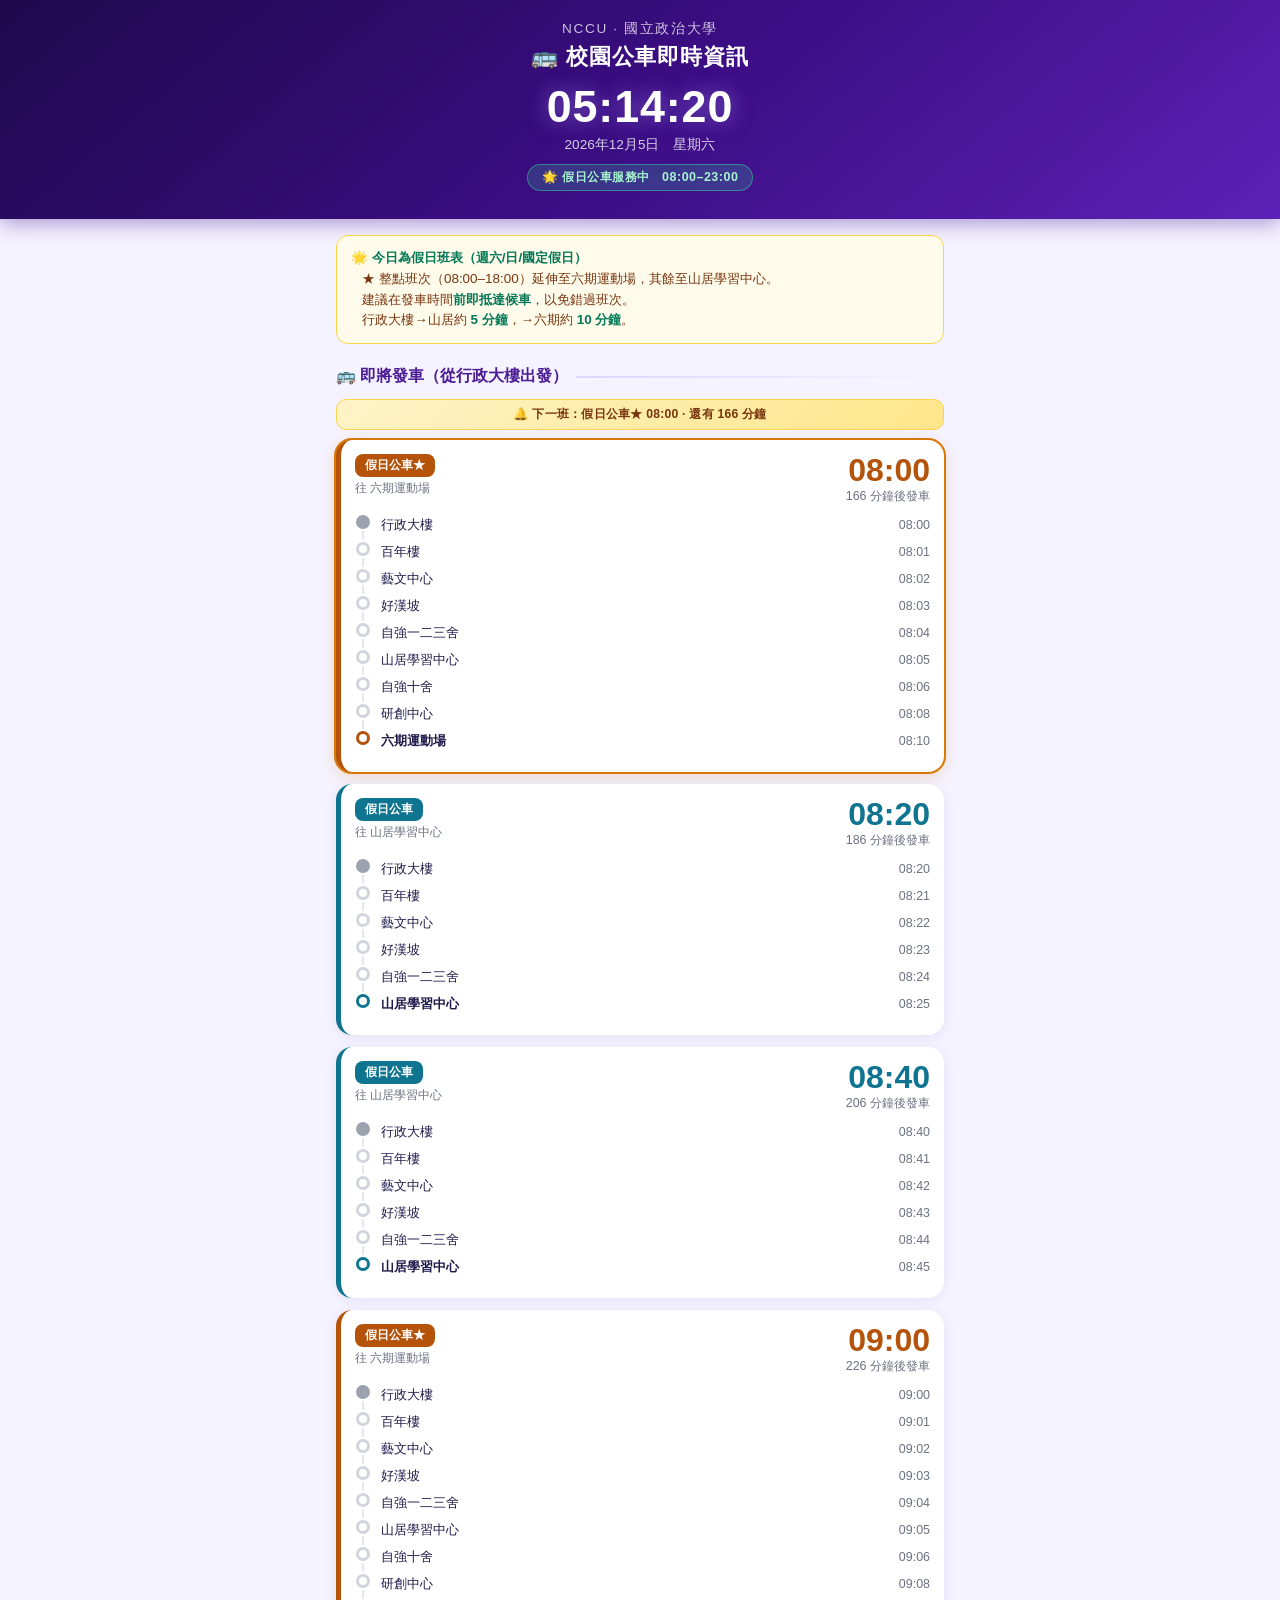
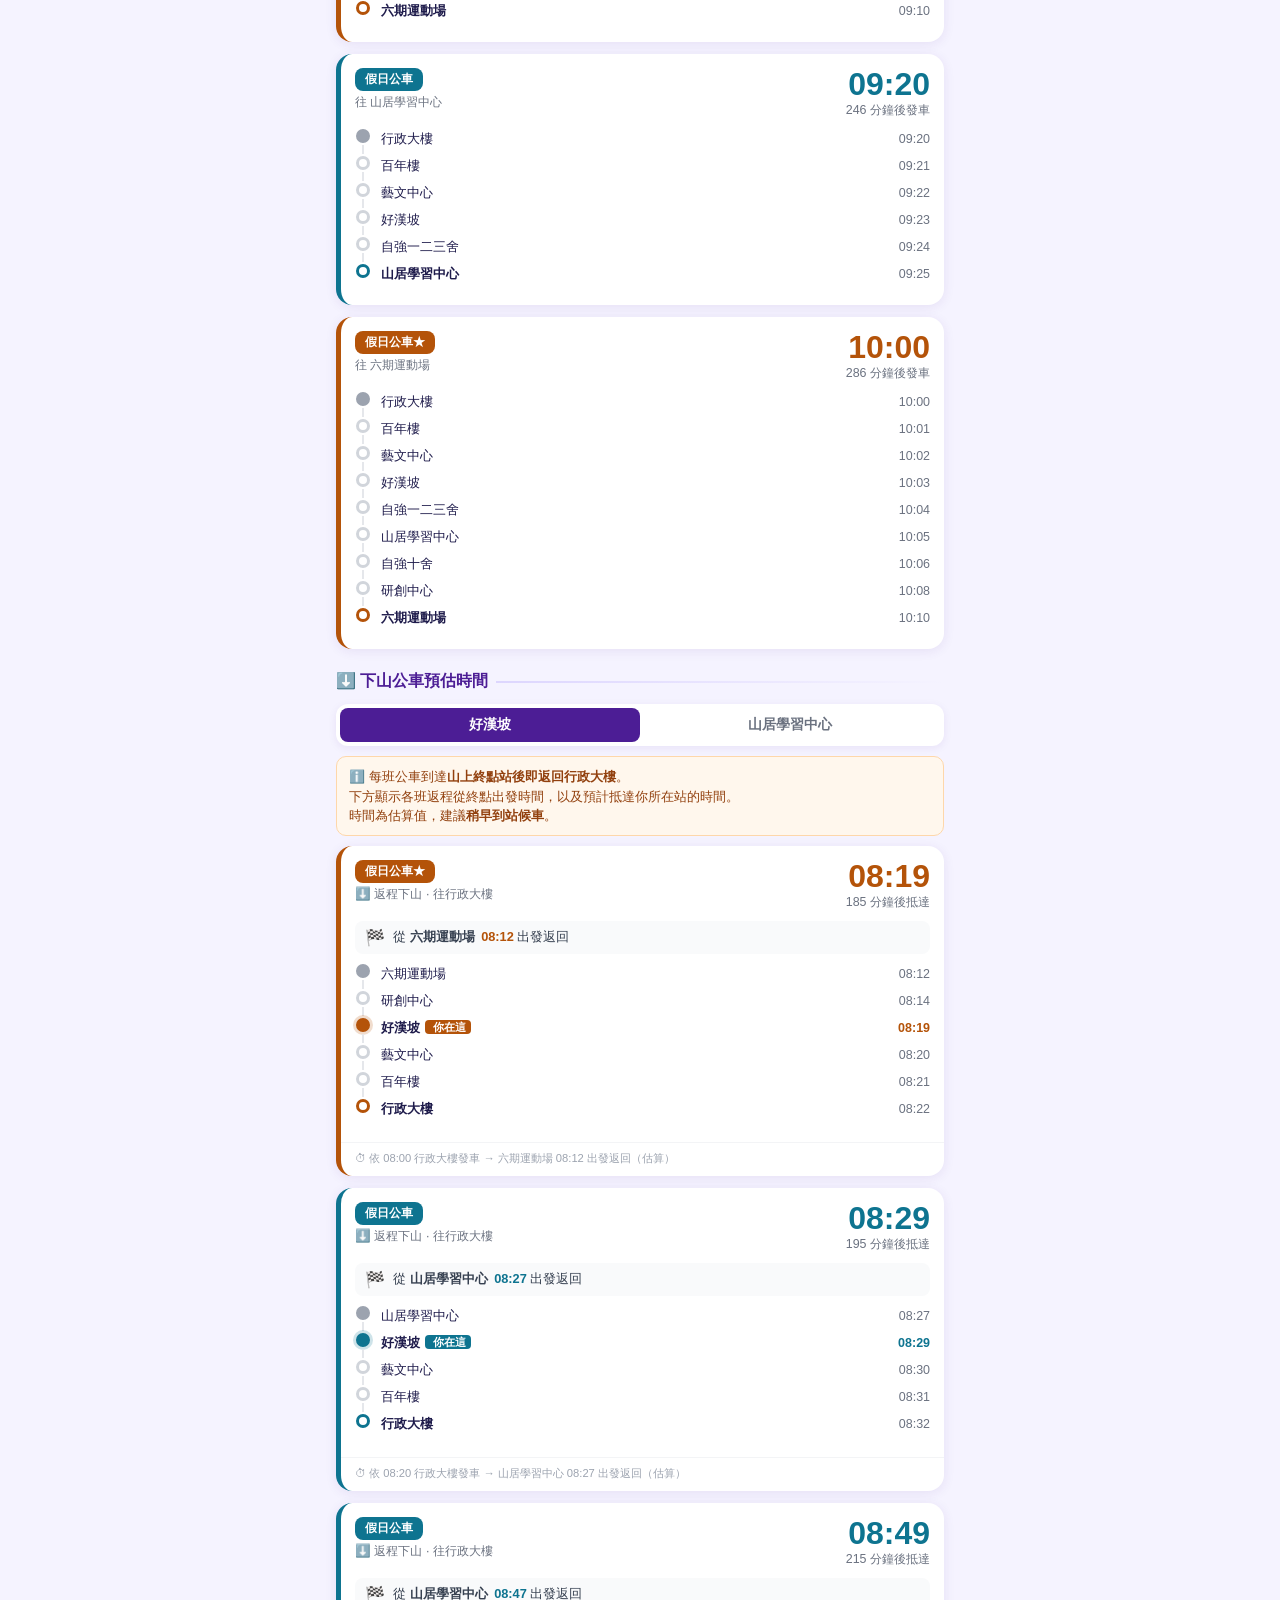
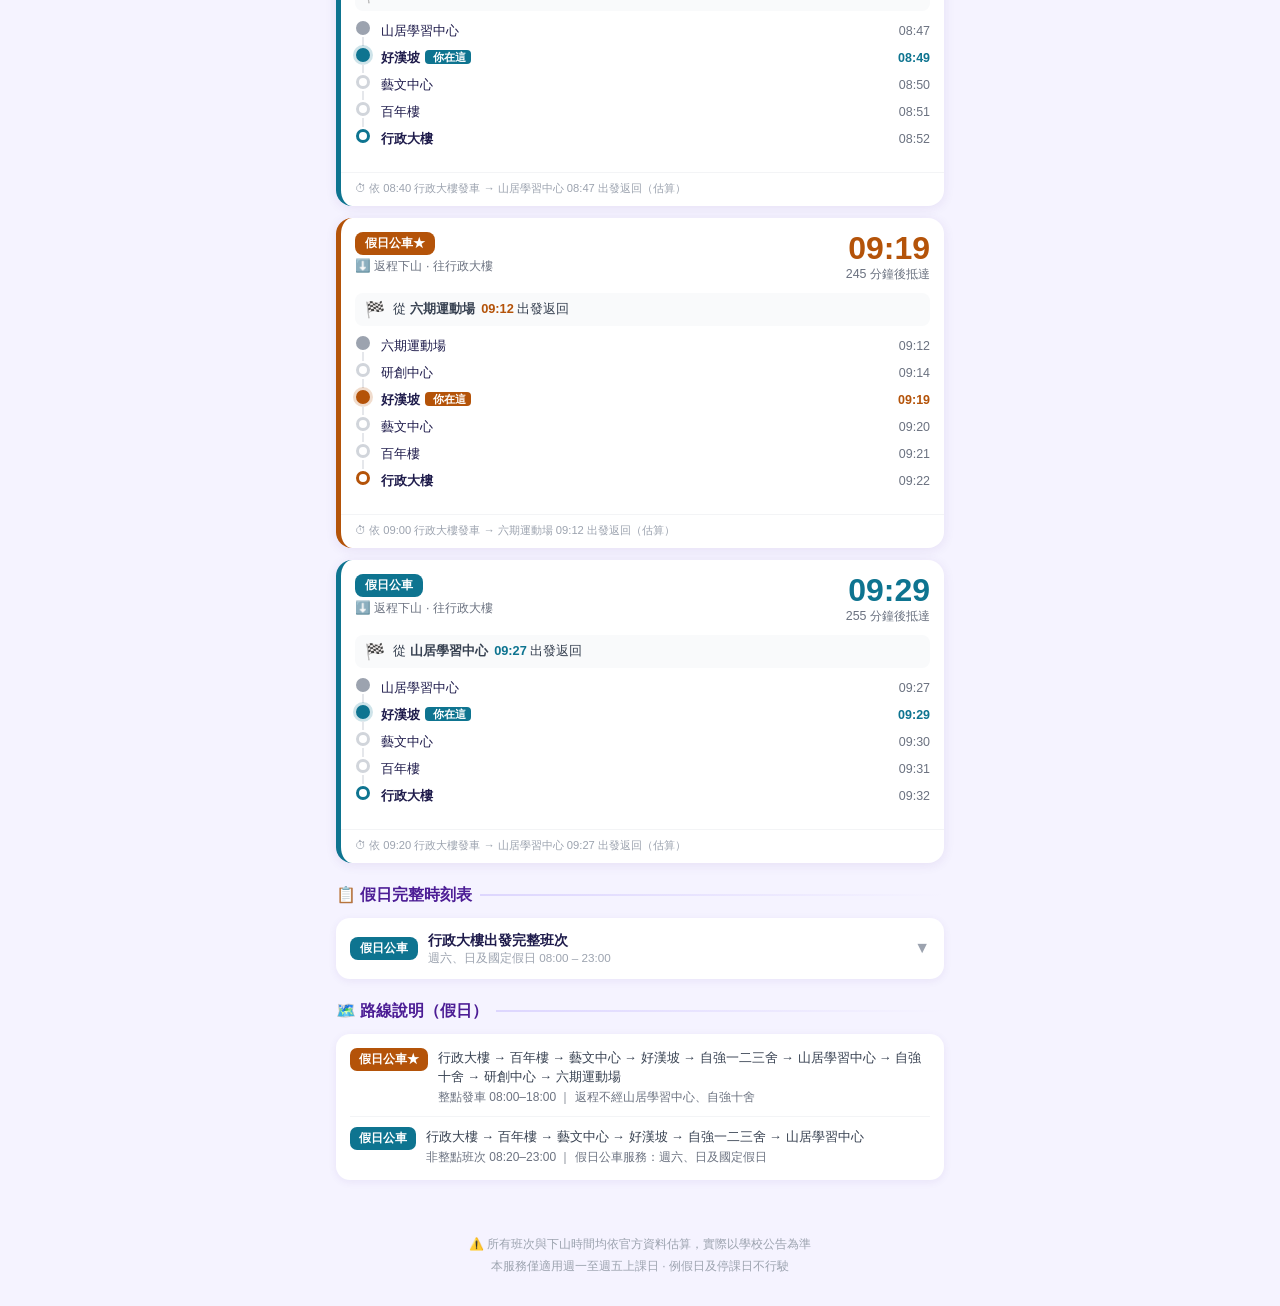
<file: index.html>
<!DOCTYPE html>
<html lang="zh-TW">
<head>
  <meta charset="UTF-8" />
  <meta name="viewport" content="width=device-width, initial-scale=1.0" />
  <title>政大校園公車即時資訊</title>
  <style>
    :root {
      --nccu:       #4C1D95;
      --nccu-light: #7C3AED;
      --r1:         #7C3AED;
      --r2:         #1D4ED8;
      --r3:         #0369A1;
      --ok:         #059669;
      --warn:       #D97706;
      --danger:     #DC2626;
      --bg:         #F5F3FF;
    }
    * { box-sizing: border-box; margin: 0; padding: 0; }
    body {
      font-family: -apple-system, BlinkMacSystemFont, 'Noto Sans TC',
                   'Microsoft JhengHei', sans-serif;
      background: var(--bg);
      color: #1E1B4B;
      min-height: 100vh;
    }

    /* ===== HEADER ===== */
    header {
      background: linear-gradient(140deg, #1E0A4C 0%, #3B0D82 50%, #5B21B6 100%);
      color: #fff;
      padding: 20px 16px 28px;
      text-align: center;
      box-shadow: 0 4px 20px rgba(76,29,149,.45);
    }
    .header-logo { font-size: .85rem; letter-spacing:.12em; opacity:.75; margin-bottom:4px; }
    .header-title { font-size: 1.35rem; font-weight: 800; letter-spacing:.04em; }
    .clock {
      font-size: 2.8rem; font-weight: 900;
      font-variant-numeric: tabular-nums;
      letter-spacing: .02em;
      margin: 10px 0 4px;
      text-shadow: 0 0 20px rgba(167,139,250,.6);
    }
    .date-str { font-size: .85rem; opacity: .8; }
    .school-pill {
      display: inline-block; margin-top: 10px;
      padding: 4px 14px; border-radius: 999px;
      font-size: .78rem; font-weight: 700;
      letter-spacing:.04em;
    }
    .pill-on  { background:rgba(52,211,153,.2); border:1px solid rgba(52,211,153,.5); color:#A7F3D0; }
    .pill-off { background:rgba(239,68,68,.2);  border:1px solid rgba(239,68,68,.5);  color:#FCA5A5; }

    /* ===== LAYOUT ===== */
    main { max-width: 640px; margin: 0 auto; padding: 16px; }

    .sec-title {
      display: flex; align-items: center; gap: 8px;
      font-size: 1rem; font-weight: 700; color: #4C1D95;
      margin: 22px 0 12px;
    }
    .sec-title::after {
      content:''; flex:1; height:2px;
      background: linear-gradient(to right, #DDD6FE, transparent);
    }

    /* ===== TIP BOX ===== */
    .tip-box {
      background: #ECFDF5; border:1px solid #6EE7B7;
      border-radius: 12px; padding: 12px 14px;
      font-size: .84rem; color: #065F46; line-height:1.55;
      margin-bottom: 18px;
    }
    .tip-box strong { color: #047857; }

    /* ===== BUS CARD ===== */
    .bus-card {
      background: #fff; border-radius: 16px;
      margin-bottom: 12px;
      box-shadow: 0 2px 12px rgba(76,29,149,.09);
      border-left: 5px solid #ccc;
      overflow: hidden;
      transition: transform .15s;
    }
    .bus-card:hover { transform: translateY(-2px); }
    .bus-card.r1  { border-left-color: var(--r1); }
    .bus-card.r2  { border-left-color: var(--r2); }
    .bus-card.r3  { border-left-color: var(--r3); }
    .bus-card.rh2 { border-left-color: #B45309; }   /* holiday – 六期 (amber) */
    .bus-card.rh3 { border-left-color: #0E7490; }   /* holiday – 山居 (teal)  */
    .bus-card.next-up { box-shadow: 0 0 0 2px var(--warn), 0 4px 16px rgba(217,119,6,.25); }

    .card-top {
      display: flex; justify-content: space-between; align-items: flex-start;
      padding: 14px 14px 10px;
    }
    .route-badge {
      display: inline-block; padding: 3px 10px; border-radius: 8px;
      font-size: .78rem; font-weight: 800; color: #fff;
    }
    .route-name { font-size: .78rem; color: #6B7280; margin-top: 3px; }
    .dep-block { text-align: right; }
    .dep-time {
      font-size: 2rem; font-weight: 900;
      font-variant-numeric: tabular-nums; line-height: 1;
    }
    .countdown {
      font-size: .78rem; color: #6B7280; margin-top: 2px;
      font-variant-numeric: tabular-nums;
    }
    .cd-urgent { color: var(--danger); font-weight: 800; animation: pulse 1s infinite; }
    .cd-soon   { color: var(--warn);   font-weight: 700; }
    @keyframes pulse { 0%,100%{opacity:1} 50%{opacity:.55} }

    /* ===== STOP TIMELINE ===== */
    .stops-wrap { padding: 0 14px 14px; }
    .stop-row { display: flex; align-items: stretch; gap: 10px; }
    .stop-spine {
      display: flex; flex-direction: column; align-items: center;
      width: 16px; flex-shrink: 0;
    }
    .stop-dot {
      width: 14px; height: 14px; border-radius: 50%;
      border: 3px solid #D1D5DB; background: #fff; flex-shrink:0;
    }
    .dot-start { border-color:#9CA3AF; background:#9CA3AF; }
    .dot-end   { border-color:currentColor; }
    .spine-line { flex:1; width:2px; background:#E5E7EB; margin: 2px 0; min-height:8px; }
    .stop-info {
      flex:1; display:flex; justify-content:space-between; align-items:center;
      padding: 1px 0 8px;
    }
    .stop-name-txt { font-size: .83rem; }
    .stop-name-txt.bold { font-weight: 700; }
    .stop-eta-txt { font-size: .78rem; color:#6B7280; font-variant-numeric:tabular-nums; }

    /* ===== NEXT BUS BANNER ===== */
    .next-banner {
      background: linear-gradient(135deg, #FEF3C7, #FDE68A);
      border: 1px solid #FCD34D; border-radius: 10px;
      padding: 6px 12px; font-size:.76rem; color:#78350F;
      font-weight:700; text-align:center; margin-bottom:10px;
      letter-spacing:.02em;
    }

    /* ===== TABS ===== */
    .tab-bar {
      display: flex; background:#fff; border-radius:12px;
      padding:4px; margin-bottom:10px;
      box-shadow:0 2px 8px rgba(76,29,149,.08);
    }
    .tab-btn {
      flex:1; padding:8px 4px; border:none; background:none;
      border-radius:8px; cursor:pointer;
      font-size:.85rem; font-weight:600; color:#6B7280;
      transition:all .2s;
    }
    .tab-btn.active {
      background: var(--nccu); color:#fff; font-weight:800;
    }

    /* ===== INFO BOX ===== */
    .info-box {
      background:#FFF7ED; border:1px solid #FED7AA;
      border-radius:10px; padding:10px 12px;
      font-size:.8rem; color:#92400E; margin-bottom:10px;
      line-height:1.5;
    }

    /* ===== FULL SCHEDULE ===== */
    .sched-card {
      background:#fff; border-radius:14px; margin-bottom:10px;
      overflow:hidden; box-shadow:0 2px 8px rgba(76,29,149,.07);
    }
    .sched-head {
      display:flex; align-items:center; gap:10px;
      padding:13px 14px; cursor:pointer; user-select:none;
    }
    .sched-head:hover { background:#F5F3FF; }
    .sched-meta { flex:1; }
    .sched-dest { font-size:.88rem; font-weight:700; }
    .sched-hours { font-size:.73rem; color:#9CA3AF; margin-top:1px; }
    .sched-toggle { font-size:1rem; color:#9CA3AF; transition:transform .2s; }
    .sched-toggle.open { transform:rotate(180deg); }
    .sched-body { padding:0 14px 14px; display:none; }
    .sched-body.open { display:block; }
    .sched-note {
      font-size:.76rem; color:#6B7280; margin-bottom:8px;
      padding:6px 10px; background:#F9FAFB; border-radius:8px;
    }
    .time-grid { display:flex; flex-wrap:wrap; gap:5px; margin-top:6px; }
    .t-chip {
      padding:4px 9px; border-radius:6px;
      font-size:.78rem; font-variant-numeric:tabular-nums; color:#4C1D95;
      background:#EDE9FE; transition:all .2s;
    }
    .t-chip.past      { background:#F3F4F6; color:#9CA3AF; }
    .t-chip.nxt       { background:#4C1D95; color:#fff; font-weight:800; }
    .t-chip.eve       { background:#DBEAFE; color:#1E40AF; } /* evening off-peak marker */
    .t-chip-yellow    { padding:4px 9px; border-radius:6px; font-size:.78rem;
                        font-variant-numeric:tabular-nums; cursor:default;
                        background:#FEF3C7; color:#92400E; border:1px solid #FCD34D; }
    .t-chip-yellow.nxt { background:#B45309; color:#fff; font-weight:800; border-color:#B45309; }
    .t-chip-yellow.past { background:#F3F4F6; color:#9CA3AF; border-color:#E5E7EB; }

    /* ===== ROUTE LEGEND ===== */
    .legend {
      background:#fff; border-radius:14px; padding:14px;
      margin-bottom:10px; box-shadow:0 2px 8px rgba(76,29,149,.07);
    }
    .leg-row {
      display:flex; align-items:flex-start; gap:10px;
      margin-bottom:10px; padding-bottom:10px;
      border-bottom:1px solid #F3F4F6;
    }
    .leg-row:last-child { margin:0; padding:0; border:none; }
    .leg-badge {
      padding:3px 9px; border-radius:7px;
      font-size:.76rem; font-weight:800; color:#fff; white-space:nowrap;
    }
    .leg-info { font-size:.8rem; color:#374151; line-height:1.5; }
    .leg-stops { font-size:.75rem; color:#6B7280; margin-top:2px; }

    /* ===== NO SERVICE ===== */
    .no-svc {
      text-align:center; padding:48px 20px;
      background:#fff; border-radius:16px; color:#6B7280;
      box-shadow:0 2px 12px rgba(76,29,149,.07);
    }
    .no-svc .emoji { font-size:3rem; }
    .no-svc .ttl { font-size:1.1rem; font-weight:700; color:#1E1B4B; margin:12px 0 6px; }
    .no-svc .sub { font-size:.84rem; }

    /* ===== FOOTER ===== */
    footer {
      text-align:center; padding:28px 16px;
      color:#9CA3AF; font-size:.75rem; line-height:1.8;
    }
  </style>
</head>
<body>

<header>
  <div class="header-logo">NCCU · 國立政治大學</div>
  <div class="header-title">🚌 校園公車即時資訊</div>
  <div class="clock" id="clock">--:--:--</div>
  <div class="date-str" id="date-str">載入中...</div>
  <div id="school-pill" class="school-pill"></div>
</header>

<main id="main"></main>

<footer>
  ⚠️ 所有班次與下山時間均依官方資料估算，實際以學校公告為準<br>
  本服務僅適用週一至週五上課日 · 例假日及停課日不行駛
</footer>

<script>
// ─────────────────────────────────────────────
//  ROUTE CONFIGURATION
// ─────────────────────────────────────────────
const ROUTES = {
  r1: {
    id: 'r1', badge: '政大一路', color: '#7C3AED',
    dest: '好漢坡', svcEnd: 17*60+55,
    svcHours: '07:30 – 17:55',
    note: '尖峰（整點前後30分）每5分一班；離峰每8分一班',
    routeDesc: '行政大樓 → 百年樓 → 藝文中心 → 好漢坡',
    stops: [
      { name:'行政大樓', off:0 },
      { name:'百年樓',   off:1 },
      { name:'藝文中心', off:2 },
      { name:'好漢坡',   off:3 },
    ],
    // 終點站到達後原路返回
    // T = 行政大樓發車時間
    // T+3 抵達好漢坡（終點），停靠約 1 分後出發返回
    terminus: '好漢坡',
    terminusArrOff: 3,   // 上山：行政大樓 → 好漢坡
    terminusDepOff: 4,   // 從好漢坡出發下山（停靠 1 分）
    // 返程各站通過時間（從行政大樓發車後 T+X 分）
    downAt: { '好漢坡': 4 },
    // 從終點站出發後各站時間（off = 從終點出發後幾分）
    returnStops: [
      { name:'好漢坡',   off:0 },
      { name:'藝文中心', off:1 },
      { name:'百年樓',   off:2 },
      { name:'行政大樓', off:3 },
    ],
  },
  r2: {
    id: 'r2', badge: '政大二路', color: '#1D4ED8',
    dest: '六期運動場', svcEnd: 21*60+30,
    svcHours: '07:30 – 21:30',
    note: '返程（下山）不經山居學習中心、自強十舍',
    routeDesc: '行政大樓 → 百年樓 → 藝文中心 → 好漢坡 → 自強一二三舍 → 山居學習中心 → 自強十舍 → 研創中心 → 六期運動場',
    stops: [
      { name:'行政大樓',     off:0  },
      { name:'百年樓',       off:1  },
      { name:'藝文中心',     off:2  },
      { name:'好漢坡',       off:3  },
      { name:'自強一二三舍', off:4  },
      { name:'山居學習中心', off:5  },
      { name:'自強十舍',     off:6  },
      { name:'研創中心',     off:8  },
      { name:'六期運動場',   off:10 },
    ],
    // T+10 抵達六期運動場（終點），停靠約 2 分後出發返回
    // 返程：六期 → 研創 → 好漢坡 → 藝文 → 百年 → 行政大樓（不經山居、自強十舍）
    terminus: '六期運動場',
    terminusArrOff: 10,
    terminusDepOff: 12,  // 從六期出發返回
    downAt: { '好漢坡': 19 },  // T+12 出發，約 7 分後到好漢坡
    // 從終點站出發後各站時間
    returnStops: [
      { name:'六期運動場', off:0 },
      { name:'研創中心',   off:2 },
      { name:'好漢坡',     off:7 },
      { name:'藝文中心',   off:8 },
      { name:'百年樓',     off:9 },
      { name:'行政大樓',   off:10 },
    ],
  },
  r3: {
    id: 'r3', badge: '政大三路', color: '#0369A1',
    dest: '山居學習中心', svcEnd: 23*60,
    svcHours: '08:10 – 23:00',
    note: '18:00後班次密集；返程不停自強十舍',
    routeDesc: '行政大樓 → 百年樓 → 藝文中心 → 好漢坡 → 自強一二三舍 → 山居學習中心',
    stops: [
      { name:'行政大樓',     off:0 },
      { name:'百年樓',       off:1 },
      { name:'藝文中心',     off:2 },
      { name:'好漢坡',       off:3 },
      { name:'自強一二三舍', off:4 },
      { name:'山居學習中心', off:5 },
    ],
    // T+5 抵達山居學習中心（終點），停靠約 2 分後出發返回
    // 返程：山居 → 好漢坡 → 藝文 → 百年 → 行政大樓
    terminus: '山居學習中心',
    terminusArrOff: 5,
    terminusDepOff: 7,   // 從山居出發返回
    downAt: { '山居學習中心': 7, '好漢坡': 9 },
    // 從終點站出發後各站時間
    returnStops: [
      { name:'山居學習中心', off:0 },
      { name:'好漢坡',       off:2 },
      { name:'藝文中心',     off:3 },
      { name:'百年樓',       off:4 },
      { name:'行政大樓',     off:5 },
    ],
  },

  // ── 假日公車（黃底）── 行駛至六期運動場，返程不經山居、自強十舍
  rh2: {
    id: 'rh2', badge: '假日公車★', color: '#B45309',
    dest: '六期運動場', svcEnd: 18*60,
    svcHours: '08:00 – 18:00（整點班次）',
    note: '黃底班次：延伸至六期運動場；返程不經山居學習中心、自強十舍',
    routeDesc: '行政大樓 → 百年樓 → 藝文中心 → 好漢坡 → 自強一二三舍 → 山居學習中心 → 自強十舍 → 研創中心 → 六期運動場',
    stops: [
      { name:'行政大樓',     off:0  },
      { name:'百年樓',       off:1  },
      { name:'藝文中心',     off:2  },
      { name:'好漢坡',       off:3  },
      { name:'自強一二三舍', off:4  },
      { name:'山居學習中心', off:5  },
      { name:'自強十舍',     off:6  },
      { name:'研創中心',     off:8  },
      { name:'六期運動場',   off:10 },
    ],
    terminus: '六期運動場',
    terminusArrOff: 10,
    terminusDepOff: 12,
    downAt: { '好漢坡': 19 },
    returnStops: [
      { name:'六期運動場', off:0  },
      { name:'研創中心',   off:2  },
      { name:'好漢坡',     off:7  },
      { name:'藝文中心',   off:8  },
      { name:'百年樓',     off:9  },
      { name:'行政大樓',   off:10 },
    ],
  },

  // ── 假日公車（一般）── 行駛至山居學習中心
  rh3: {
    id: 'rh3', badge: '假日公車', color: '#0E7490',
    dest: '山居學習中心', svcEnd: 23*60,
    svcHours: '08:20 – 23:00（非整點班次）',
    note: '一般班次：行至山居學習中心返回；返程不停自強十舍',
    routeDesc: '行政大樓 → 百年樓 → 藝文中心 → 好漢坡 → 自強一二三舍 → 山居學習中心',
    stops: [
      { name:'行政大樓',     off:0 },
      { name:'百年樓',       off:1 },
      { name:'藝文中心',     off:2 },
      { name:'好漢坡',       off:3 },
      { name:'自強一二三舍', off:4 },
      { name:'山居學習中心', off:5 },
    ],
    terminus: '山居學習中心',
    terminusArrOff: 5,
    terminusDepOff: 7,
    downAt: { '山居學習中心': 7, '好漢坡': 9 },
    returnStops: [
      { name:'山居學習中心', off:0 },
      { name:'好漢坡',       off:2 },
      { name:'藝文中心',     off:3 },
      { name:'百年樓',       off:4 },
      { name:'行政大樓',     off:5 },
    ],
  },
};

// ─────────────────────────────────────────────
//  DEPARTURE TIME GENERATION
// ─────────────────────────────────────────────
function genR1() {
  // Peak windows (5-min interval); off-peak 8-min
  const peaks = [
    [7*60+45, 8*60+15],  [8*60+45, 9*60+15],
    [9*60+45,10*60+15],  [10*60+45,11*60+15],
    [11*60+45,12*60+15], [12*60+45,13*60+15],
    [13*60+45,14*60+15], [14*60+45,15*60+15],
    [15*60+45,16*60+15], [16*60+45,17*60+15],
  ];
  const inPeak = t => peaks.some(([s,e]) => t>=s && t<e);
  const out = [];
  let t = 7*60+30;
  while (t <= 17*60+55) { out.push(t); t += inPeak(t) ? 5 : 8; }
  return out;
}

function genR2() {
  return [
    7*60+30, 7*60+50,
    8*60+20, 8*60+40,
    9*60+20, 9*60+50,
    10*60+20,10*60+50,
    11*60+20,11*60+50,
    12*60+20,
    13*60+20,13*60+50,
    14*60+20,14*60+50,
    15*60+20,15*60+50,
    16*60+20,16*60+50,
    17*60+20,17*60+50,
    18*60+10,
    19*60+10,
    20*60+10,
    21*60+30,
  ];
}

function genR3() {
  const fixed = [
    8*60+10,
    9*60+30,
    10*60+10,10*60+30,
    11*60+10,11*60+30,
    12*60+10,
    13*60+10,13*60+30,
    14*60+10,14*60+30,
    15*60+10,15*60+30,
    16*60+30,
    17*60+10,17*60+30,
  ];
  // 18:00–19:00 每8分
  const eve8=[], eve10=[], eve15=[];
  for (let t=18*60;   t<19*60;    t+=8 ) eve8.push(t);
  for (let t=19*60;   t<20*60;    t+=10) eve10.push(t);
  for (let t=20*60;   t<=23*60;   t+=15) eve15.push(t);
  return [...new Set([...fixed,...eve8,...eve10,...eve15])].sort((a,b)=>a-b);
}

// ── Holiday helpers must be defined BEFORE DEPARTURES ──
function genHoliday() {
  return [
    8*60,     8*60+20,  8*60+40,
    9*60,     9*60+20,  9*60+40,
    10*60,    10*60+20, 10*60+40, 11*60, 11*60+20,
    12*60,    12*60+20, 12*60+40,
    13*60,    13*60+20, 13*60+40,
    14*60,    14*60+20, 14*60+40,
    15*60,    15*60+20, 15*60+40,
    16*60,    16*60+20, 16*60+40, 17*60, 17*60+20,
    18*60,    18*60+20, 18*60+40,
    19*60,    19*60+20, 19*60+40,
    20*60,    20*60+20, 20*60+40,
    21*60,    21*60+20, 21*60+40,
    22*60,    22*60+15, 22*60+30, 22*60+45, 23*60,
  ];
}
// 黃底（六期）= 整點 08:00~18:00；其餘均為一般班（山居）
function isHolidayYellow(t) { return t % 60 === 0 && t >= 8*60 && t <= 18*60; }
const ALL_HOLIDAY = genHoliday();

const DEPARTURES = {
  r1:  genR1(),
  r2:  genR2(),
  r3:  genR3(),
  rh2: ALL_HOLIDAY.filter(t =>  isHolidayYellow(t)),  // 黃底 → 六期
  rh3: ALL_HOLIDAY.filter(t => !isHolidayYellow(t)),  // 一般 → 山居
};

// Mark evening interval times for display
const R3_EVENING_START = 18*60;

// ─────────────────────────────────────────────
//  TIME UTILITIES
// ─────────────────────────────────────────────
function getTW() {
  const now = new Date();
  const utc = now.getTime() + now.getTimezoneOffset()*60000;
  return new Date(utc + 8*3600000);
}
function toMin(tw) { return tw.getHours()*60 + tw.getMinutes(); }
function fmt(m) {
  return `${String(Math.floor(m/60)).padStart(2,'0')}:${String(m%60).padStart(2,'0')}`;
}
function isWeekday(tw) { const d=tw.getDay(); return d>=1&&d<=5; }
function fmtDate(tw) {
  const days=['日','一','二','三','四','五','六'];
  return `${tw.getFullYear()}年${tw.getMonth()+1}月${tw.getDate()}日　星期${days[tw.getDay()]}`;
}
function cdClass(diff) {
  if (diff<=2) return 'cd-urgent';
  if (diff<=8) return 'cd-soon';
  return '';
}
function cdText(diff) {
  if (diff<=0) return '⚡ 即將發車';
  return `${diff} 分鐘後發車`;
}

// ─────────────────────────────────────────────
//  RENDER HELPERS
// ─────────────────────────────────────────────
function renderStops(stops, depMin, routeColor) {
  return stops.map((s, i) => {
    const isFirst = i===0, isLast = i===stops.length-1;
    const etaMin = depMin + s.off;
    const dotCls = isFirst ? 'stop-dot dot-start'
                 : isLast  ? 'stop-dot dot-end'
                 : 'stop-dot';
    const dotStyle = isLast ? `style="border-color:${routeColor};color:${routeColor}"` : '';
    const lineHtml = isLast ? '' : '<div class="spine-line"></div>';
    const bold = isLast ? ' bold' : '';
    return `
      <div class="stop-row">
        <div class="stop-spine">
          <div class="${dotCls}" ${dotStyle}></div>
          ${lineHtml}
        </div>
        <div class="stop-info">
          <span class="stop-name-txt${bold}">${s.name}</span>
          <span class="stop-eta-txt">${fmt(etaMin)}</span>
        </div>
      </div>`;
  }).join('');
}

function busCard(routeId, depMin, curMin, isNextBus) {
  const r = ROUTES[routeId];
  const diff = depMin - curMin;
  const rNum = routeId.slice(1); // '1','2','3'
  const nextCls = isNextBus ? ' next-up' : '';
  return `
    <div class="bus-card ${routeId}${nextCls}">
      <div class="card-top">
        <div>
          <span class="route-badge" style="background:${r.color}">${r.badge}</span>
          <div class="route-name">往 ${r.dest}</div>
        </div>
        <div class="dep-block">
          <div class="dep-time" style="color:${r.color}">${fmt(depMin)}</div>
          <div class="countdown ${cdClass(diff)}">${cdText(diff)}</div>
        </div>
      </div>
      <div class="stops-wrap">
        ${renderStops(r.stops, depMin, r.color)}
      </div>
    </div>`;
}

function renderUpcoming(curMin, routeIds) {
  routeIds = routeIds || ['r1','r2','r3'];
  const all = [];
  routeIds.forEach(id => {
    const r = ROUTES[id];
    DEPARTURES[id].filter(t => t>=curMin && t<=r.svcEnd)
      .slice(0, 3)
      .forEach(t => all.push({ id, t }));
  });
  all.sort((a,b)=>a.t-b.t);
  const shown = all.slice(0, 6);

  if (!shown.length) return `
    <div class="no-svc">
      <div class="emoji">🌙</div>
      <div class="ttl">今日班次已結束</div>
      <div class="sub">公車服務結束，明天上課日再見！</div>
    </div>`;

  const firstT = shown[0].t;
  const diff0  = firstT - curMin;
  const bannerHtml = `
    <div class="next-banner">
      🔔 下一班：${ROUTES[shown[0].id].badge} ${fmt(firstT)}
      ${diff0<=0 ? '（即將發車！）' : `· 還有 ${diff0} 分鐘`}
    </div>`;

  return bannerHtml + shown.map((b, i) =>
    busCard(b.id, b.t, curMin, i===0)
  ).join('');
}

function renderDownhill(curMin, selectedStop, routeIds) {
  routeIds = routeIds || ['r1','r2','r3'];
  // Collect all upcoming return trips that serve selectedStop
  const buses = [];
  routeIds.forEach(id => {
    const r = ROUTES[id];
    if (r.downAt[selectedStop] === undefined) return; // route doesn't serve this stop on return
    DEPARTURES[id].filter(depT => depT <= r.svcEnd).forEach(depT => {
      const terminusDepT = depT + r.terminusDepOff;  // when bus departs terminus going down
      const passT        = depT + r.downAt[selectedStop]; // when bus passes selectedStop
      if (passT >= curMin) {
        buses.push({ id, r, depT, terminusDepT, passT });
      }
    });
  });
  buses.sort((a,b) => a.passT - b.passT);
  const shown = buses.slice(0, 5);

  if (!shown.length) return `
    <div style="text-align:center;padding:24px;color:#9CA3AF;font-size:.85rem">
      目前無下山班次估算資料
    </div>`;

  return shown.map(b => {
    const diff = b.passT - curMin;
    const isSameTerminus = (b.r.terminus === selectedStop);

    // Build full return route stop list
    const stopsHtml = b.r.returnStops.map((s, i) => {
      const isFirst = i === 0;
      const isLast  = i === b.r.returnStops.length - 1;
      const isHere  = s.name === selectedStop;  // the stop the user is at
      const etaMin  = b.terminusDepT + s.off;

      const dotCls = isFirst ? 'stop-dot dot-start'
                   : isLast  ? 'stop-dot dot-end'
                   : 'stop-dot';
      const dotStyle = isLast ? `style="border-color:${b.r.color};color:${b.r.color}"` : '';
      const lineHtml = isLast ? '' : '<div class="spine-line"></div>';

      // Highlight the "you are here" stop
      const hereTag = isHere && !isSameTerminus
        ? `<span style="font-size:.68rem;background:${b.r.color};color:#fff;
                        border-radius:4px;padding:1px 5px;margin-left:5px;vertical-align:middle">
             你在這
           </span>`
        : '';

      const nameBold = (isHere || isLast) ? ' bold' : '';

      return `
        <div class="stop-row">
          <div class="stop-spine">
            <div class="${dotCls}"
              ${dotStyle}
              ${isHere ? `style="border-color:${b.r.color};background:${b.r.color};
                                 box-shadow:0 0 0 3px ${b.r.color}33"` : ''}
            ></div>
            ${lineHtml}
          </div>
          <div class="stop-info">
            <span class="stop-name-txt${nameBold}">${s.name}${hereTag}</span>
            <span class="stop-eta-txt" style="${isHere?`color:${b.r.color};font-weight:700`:''}">${fmt(etaMin)}</span>
          </div>
        </div>`;
    }).join('');

    // Terminus departure banner
    const termBanner = `
      <div style="display:flex;align-items:center;gap:8px;
                  background:#F9FAFB;border-radius:8px;
                  padding:7px 10px;margin-bottom:10px;font-size:.8rem;color:#374151">
        <span style="font-size:1rem">🏁</span>
        <span>從 <strong>${b.r.terminus}</strong>
          <span style="color:${b.r.color};font-weight:800;margin-left:3px">${fmt(b.terminusDepT)}</span>
          出發返回
        </span>
      </div>`;

    return `
      <div class="bus-card ${b.id}">
        <div class="card-top">
          <div>
            <span class="route-badge" style="background:${b.r.color}">${b.r.badge}</span>
            <div class="route-name">⬇️ 返程下山 · 往行政大樓</div>
          </div>
          <div class="dep-block">
            <div class="dep-time" style="color:${b.r.color}">${fmt(b.passT)}</div>
            <div class="countdown ${cdClass(diff)}">
              ${diff<=0 ? '⚡ 即將抵達' : `${diff} 分鐘後抵達`}
            </div>
          </div>
        </div>
        <div class="stops-wrap">
          ${termBanner}
          ${stopsHtml}
        </div>
        <div style="font-size:.7rem;color:#9CA3AF;padding:0 14px 10px;
                    border-top:1px solid #F3F4F6;padding-top:8px;margin-top:2px">
          ⏱ 依 ${fmt(b.depT)} 行政大樓發車 → ${b.r.terminus} ${fmt(b.terminusDepT)} 出發返回（估算）
        </div>
      </div>`;
  }).join('');
}

// Full schedule for weekdays (three accordion cards)
function renderFullSchedule(curMin) {
  return ['r1','r2','r3'].map(id => {
    const r = ROUTES[id];
    const times = DEPARTURES[id];
    const chipsHtml = times.map(t => {
      let cls = 't-chip';
      if (t < curMin - 3)              cls += ' past';
      else if (t>=curMin && t<=curMin+2) cls += ' nxt';
      else if (id==='r3' && t>=R3_EVENING_START) cls += ' eve';
      return `<span class="${cls}">${fmt(t)}</span>`;
    }).join('');

    return `
      <div class="sched-card">
        <div class="sched-head" onclick="togSched('${id}')">
          <span class="route-badge" style="background:${r.color}">${r.badge}</span>
          <div class="sched-meta">
            <div class="sched-dest">往 ${r.dest}</div>
            <div class="sched-hours">${r.svcHours}</div>
          </div>
          <span class="sched-toggle" id="tog-${id}">▼</span>
        </div>
        <div class="sched-body" id="body-${id}">
          <div class="sched-note">${r.note}</div>
          <div class="time-grid">${chipsHtml}</div>
          ${id==='r3'?'<div style="margin-top:8px;font-size:.72rem;color:#9CA3AF">🟦 藍色 = 晚間密集班次</div>':''}
        </div>
      </div>`;
  }).join('');
}

// Combined holiday schedule — single accordion, yellow buses highlighted
function renderHolidaySchedule(curMin) {
  const chipsHtml = ALL_HOLIDAY.map(t => {
    const isYellow = isHolidayYellow(t);
    let cls = isYellow ? 't-chip t-chip-yellow' : 't-chip';
    if (t < curMin - 3)               cls += ' past';
    else if (t >= curMin && t <= curMin+2) cls = (isYellow ? 't-chip-yellow' : 't-chip') + ' nxt';
    const suffix = isYellow ? ' ★' : '';
    return `<span class="${cls}" title="${isYellow?'黃底班次：往六期運動場':'往山居學習中心'}">${fmt(t)}${suffix}</span>`;
  }).join('');

  return `
    <div class="sched-card">
      <div class="sched-head" onclick="togSched('holiday')">
        <span class="route-badge" style="background:#0E7490">假日公車</span>
        <div class="sched-meta">
          <div class="sched-dest">行政大樓出發完整班次</div>
          <div class="sched-hours">週六、日及國定假日 08:00 – 23:00</div>
        </div>
        <span class="sched-toggle" id="tog-holiday">▼</span>
      </div>
      <div class="sched-body" id="body-holiday">
        <div class="sched-note">
          🟨 <strong>黃底★</strong>：整點班次（08:00–18:00），延伸至六期運動場<br>
          ⬜ 其餘班次：至山居學習中心後返回
        </div>
        <div class="time-grid">${chipsHtml}</div>
      </div>
    </div>`;
}

function renderHolidayLegend() {
  return `
    <div class="legend">
      <div class="leg-row">
        <span class="leg-badge" style="background:#B45309">假日公車★</span>
        <div class="leg-info">
          <div>行政大樓 → 百年樓 → 藝文中心 → 好漢坡 → 自強一二三舍 → 山居學習中心 → 自強十舍 → 研創中心 → 六期運動場</div>
          <div class="leg-stops">整點發車 08:00–18:00 ｜ 返程不經山居學習中心、自強十舍</div>
        </div>
      </div>
      <div class="leg-row">
        <span class="leg-badge" style="background:#0E7490">假日公車</span>
        <div class="leg-info">
          <div>行政大樓 → 百年樓 → 藝文中心 → 好漢坡 → 自強一二三舍 → 山居學習中心</div>
          <div class="leg-stops">非整點班次 08:20–23:00 ｜ 假日公車服務：週六、日及國定假日</div>
        </div>
      </div>
    </div>`;
}

function renderLegend() {
  return `
    <div class="legend">
      ${['r1','r2','r3'].map(id => {
        const r = ROUTES[id];
        return `
          <div class="leg-row">
            <span class="leg-badge" style="background:${r.color}">${r.badge}</span>
            <div class="leg-info">
              <div>${r.routeDesc}</div>
              <div class="leg-stops">${r.svcHours} ｜ ${r.note}</div>
            </div>
          </div>`;
      }).join('')}
    </div>`;
}

// ─────────────────────────────────────────────
//  STATE & MAIN RENDER
// ─────────────────────────────────────────────
let selDownStop = '好漢坡';
let initRender  = true;

function render() {
  const tw    = getTW();
  const curMin= toMin(tw);

  // Clock
  const hh = String(tw.getHours()).padStart(2,'0');
  const mm = String(tw.getMinutes()).padStart(2,'0');
  const ss = String(tw.getSeconds()).padStart(2,'0');
  document.getElementById('clock').textContent = `${hh}:${mm}:${ss}`;
  document.getElementById('date-str').textContent = fmtDate(tw);

  // Header pill
  const pill = document.getElementById('school-pill');
  const weekend = !isWeekday(tw);
  if (!weekend) {
    pill.className='school-pill pill-on';
    pill.textContent='✓ 上課日　平日公車服務中';
  } else {
    pill.className='school-pill pill-on';
    pill.textContent='🌟 假日公車服務中　08:00–23:00';
  }

  // Main content (re-render every 60s, or first load)
  if (!initRender) return;
  initRender = false;

  const main = document.getElementById('main');
  const HOLIDAY_ROUTES = ['rh2','rh3'];

  if (weekend) {
    // ── HOLIDAY LAYOUT ──
    main.innerHTML = `
      <div class="tip-box" style="background:#FFFBEB;border-color:#FCD34D;color:#78350F">
        🌟 <strong>今日為假日班表（週六/日/國定假日）</strong><br>
        &nbsp;&nbsp;&nbsp;★ 整點班次（08:00–18:00）延伸至六期運動場，其餘至山居學習中心。<br>
        &nbsp;&nbsp;&nbsp;建議在發車時間<strong>前即抵達候車</strong>，以免錯過班次。<br>
        &nbsp;&nbsp;&nbsp;行政大樓→山居約 <strong>5 分鐘</strong>，→六期約 <strong>10 分鐘</strong>。
      </div>

      <div class="sec-title">🚌 即將發車（從行政大樓出發）</div>
      <div id="upcoming-wrap">${renderUpcoming(curMin, HOLIDAY_ROUTES)}</div>

      <div class="sec-title">⬇️ 下山公車預估時間</div>
      <div class="tab-bar">
        <button class="tab-btn ${selDownStop==='好漢坡'?'active':''}"
                onclick="selStop('好漢坡')">好漢坡</button>
        <button class="tab-btn ${selDownStop==='山居學習中心'?'active':''}"
                onclick="selStop('山居學習中心')">山居學習中心</button>
      </div>
      <div class="info-box">
        ℹ️ 每班公車到達<strong>山上終點站後即返回行政大樓</strong>。<br>
        下方顯示各班返程從終點出發時間，以及預計抵達你所在站的時間。<br>
        時間為估算值，建議<strong>稍早到站候車</strong>。
      </div>
      <div id="downhill-wrap">${renderDownhill(curMin, selDownStop, HOLIDAY_ROUTES)}</div>

      <div class="sec-title">📋 假日完整時刻表</div>
      ${renderHolidaySchedule(curMin)}

      <div class="sec-title">🗺️ 路線說明（假日）</div>
      ${renderHolidayLegend()}
    `;
  } else {
    // ── WEEKDAY LAYOUT ──
    main.innerHTML = `
      <div class="tip-box">
        💡 <strong>候車小提示：</strong>建議在發車時間<strong>前即抵達候車</strong>，
        以免錯過班次。<br>
        &nbsp;&nbsp;&nbsp;一路：行政大樓→好漢坡約 <strong>3 分鐘</strong>。<br>
        &nbsp;&nbsp;&nbsp;二、三路：行政大樓→山居學習中心約 <strong>5 分鐘</strong>。
      </div>

      <div class="sec-title">🚌 即將發車（從行政大樓出發）</div>
      <div id="upcoming-wrap">${renderUpcoming(curMin)}</div>

      <div class="sec-title">⬇️ 下山公車預估時間</div>
      <div class="tab-bar">
        <button class="tab-btn ${selDownStop==='好漢坡'?'active':''}"
                onclick="selStop('好漢坡')">好漢坡</button>
        <button class="tab-btn ${selDownStop==='山居學習中心'?'active':''}"
                onclick="selStop('山居學習中心')">山居學習中心</button>
      </div>
      <div class="info-box">
        ℹ️ 每班公車到達<strong>山上終點站後即返回行政大樓</strong>。<br>
        下方顯示各班返程從終點出發時間，以及預計抵達你所在站的時間。<br>
        時間為估算值，建議<strong>稍早到站候車</strong>。
      </div>
      <div id="downhill-wrap">${renderDownhill(curMin, selDownStop)}</div>

      <div class="sec-title">📋 完整時刻表</div>
      ${renderFullSchedule(curMin)}

      <div class="sec-title">🗺️ 路線說明</div>
      ${renderLegend()}
    `;
  }
}

function togSched(id) {
  const body = document.getElementById(`body-${id}`);
  const tog  = document.getElementById(`tog-${id}`);
  body.classList.toggle('open');
  tog.classList.toggle('open');
}

function selStop(stop) {
  selDownStop = stop;
  const tw  = getTW();
  const rIds = !isWeekday(tw) ? ['rh2','rh3'] : ['r1','r2','r3'];
  document.getElementById('downhill-wrap').innerHTML = renderDownhill(toMin(tw), stop, rIds);
  document.querySelectorAll('.tab-btn').forEach(btn => {
    btn.classList.toggle('active', btn.textContent === stop);
  });
}

// ─────────────────────────────────────────────
//  BOOT
// ─────────────────────────────────────────────
render(); // first load

// Clock ticks every second
setInterval(() => {
  const tw = getTW();
  const hh = String(tw.getHours()).padStart(2,'0');
  const mm = String(tw.getMinutes()).padStart(2,'0');
  const ss = String(tw.getSeconds()).padStart(2,'0');
  document.getElementById('clock').textContent = `${hh}:${mm}:${ss}`;
}, 1000);

// Full re-render every 60 seconds
setInterval(() => { initRender = true; render(); }, 60000);
</script>
</body>
</html>
</file>
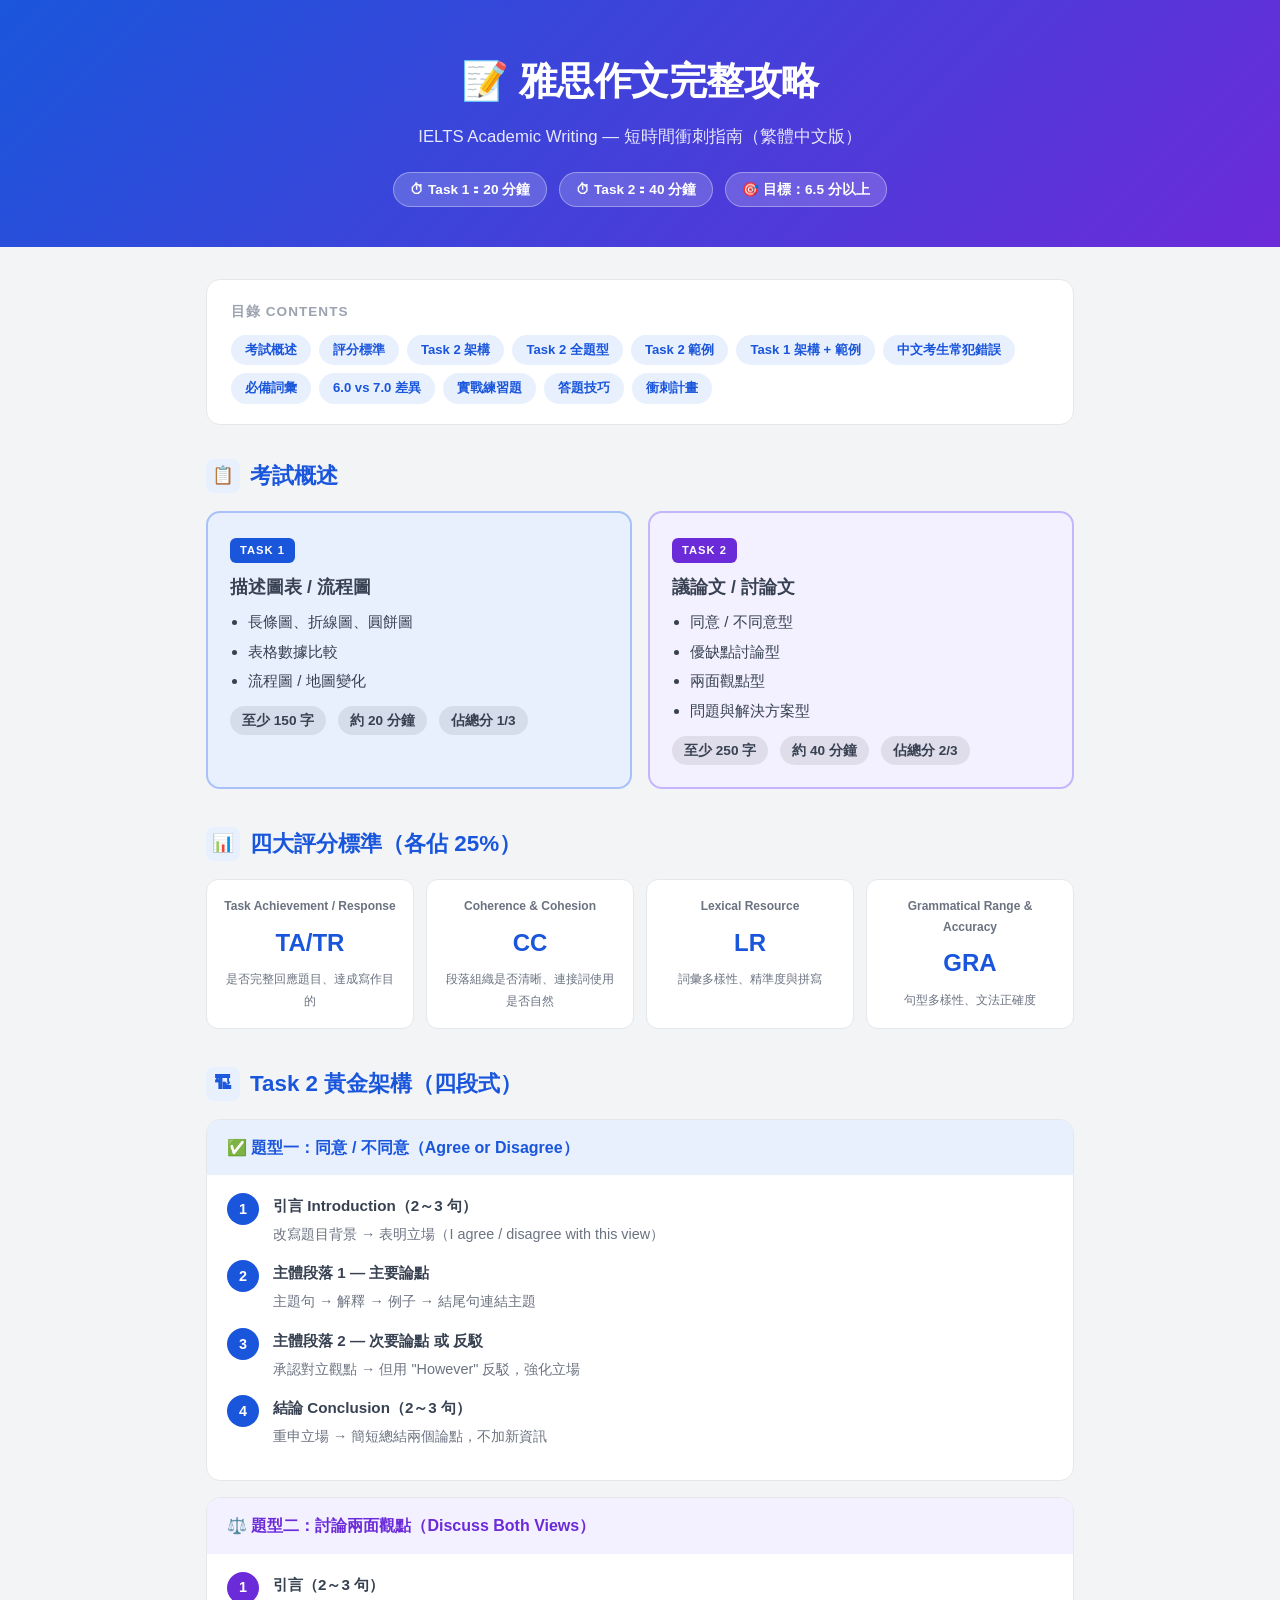
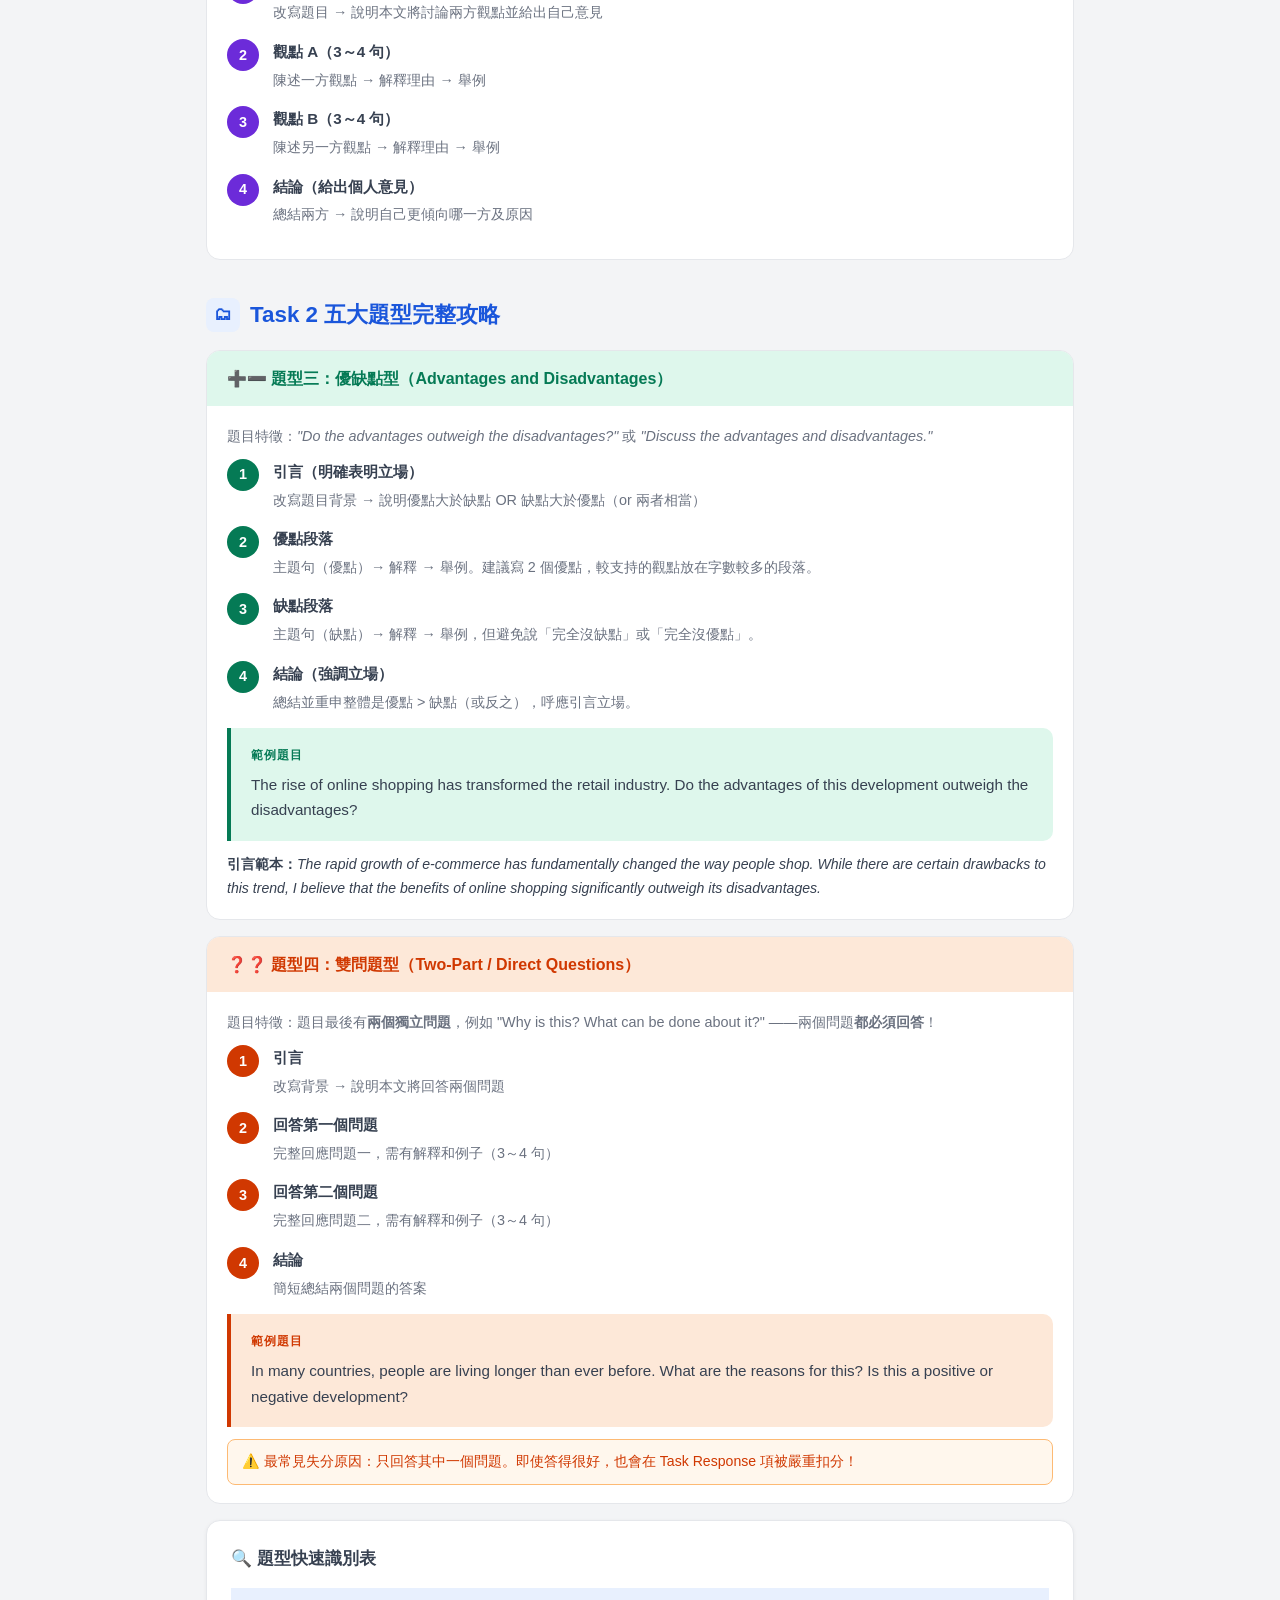
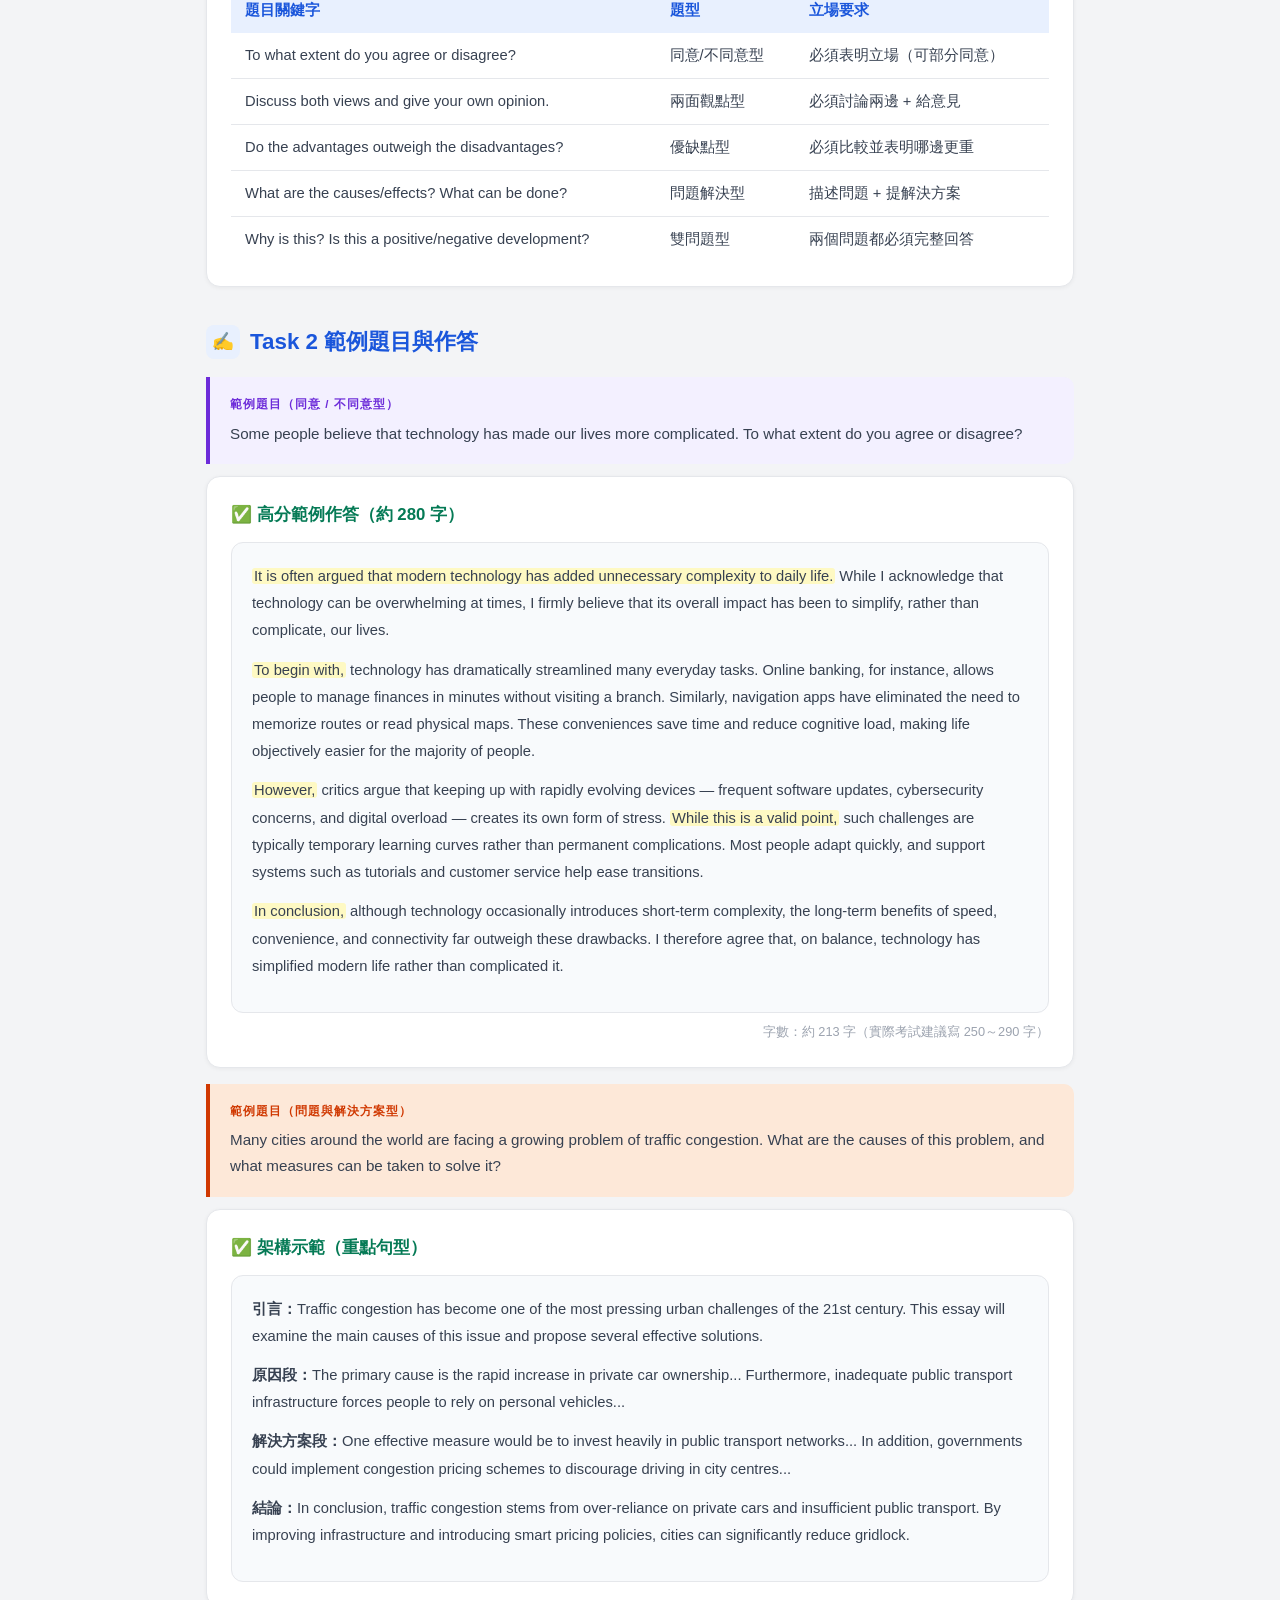
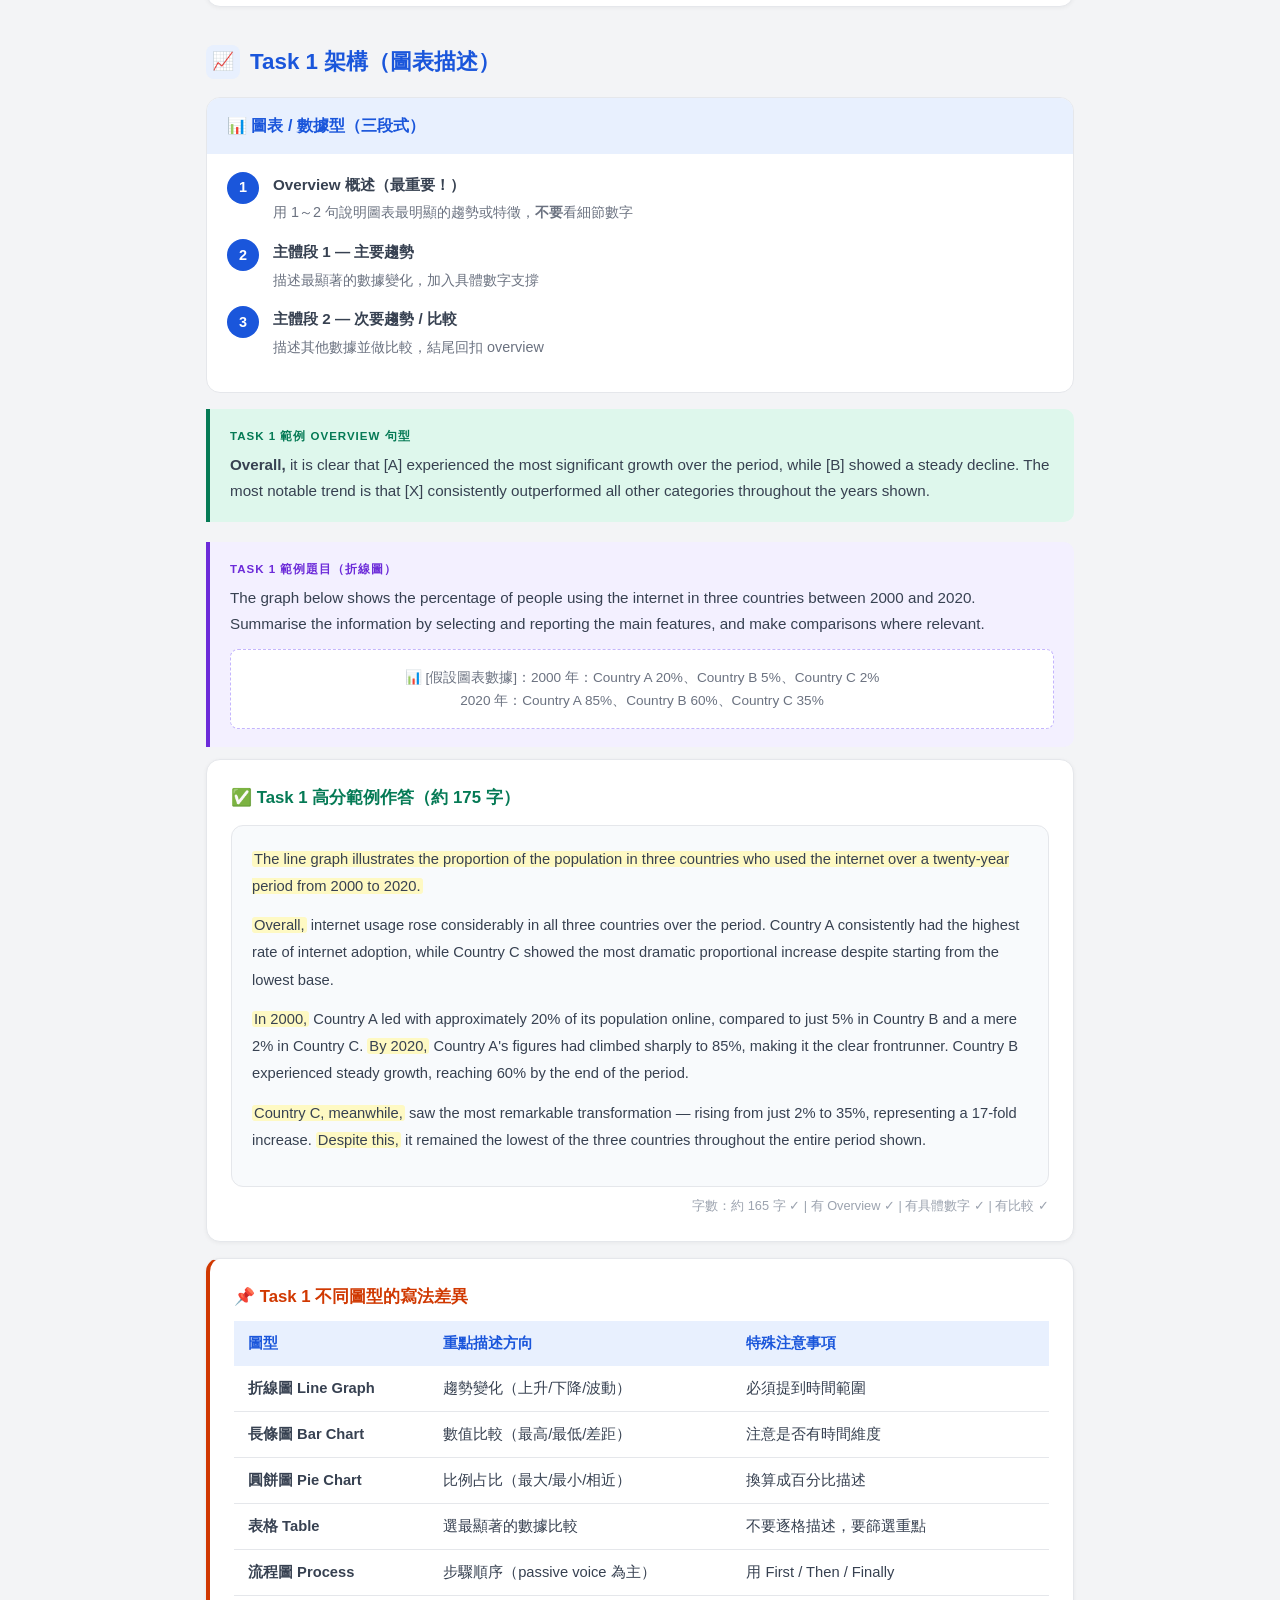
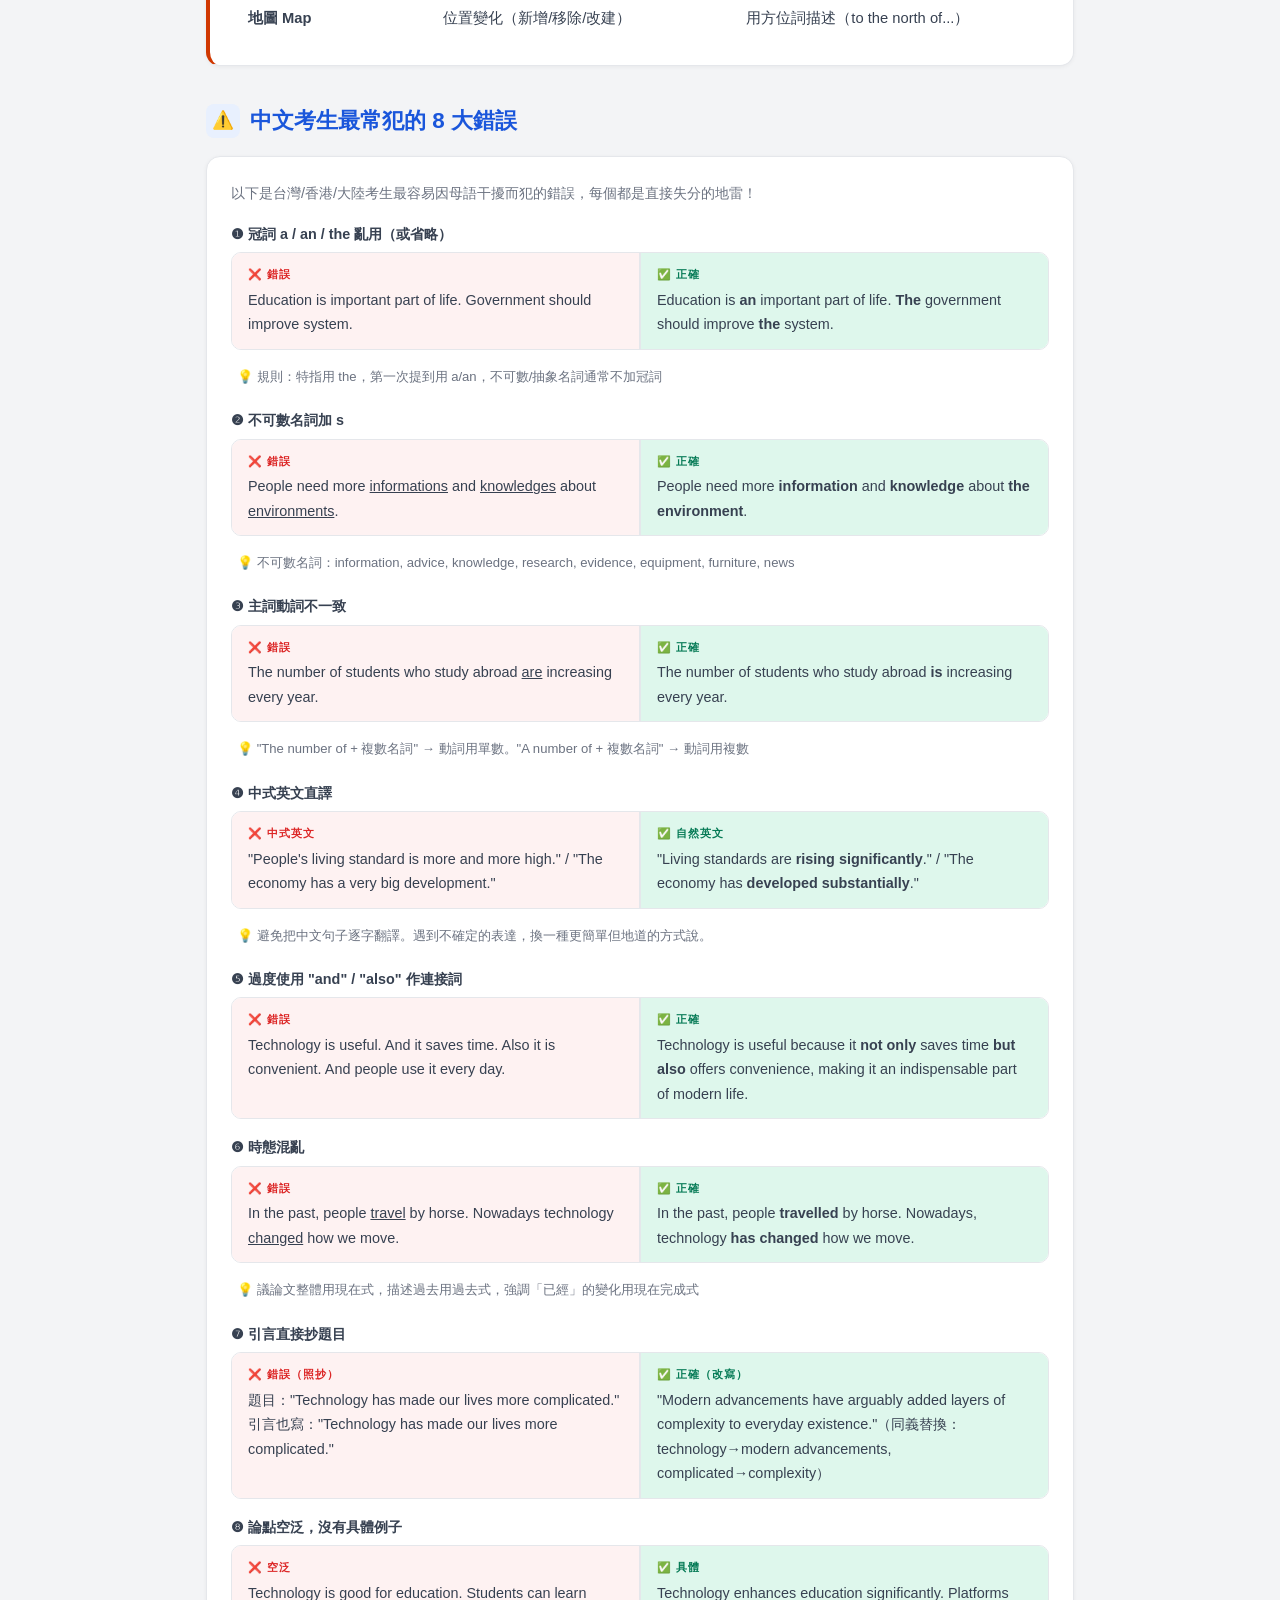
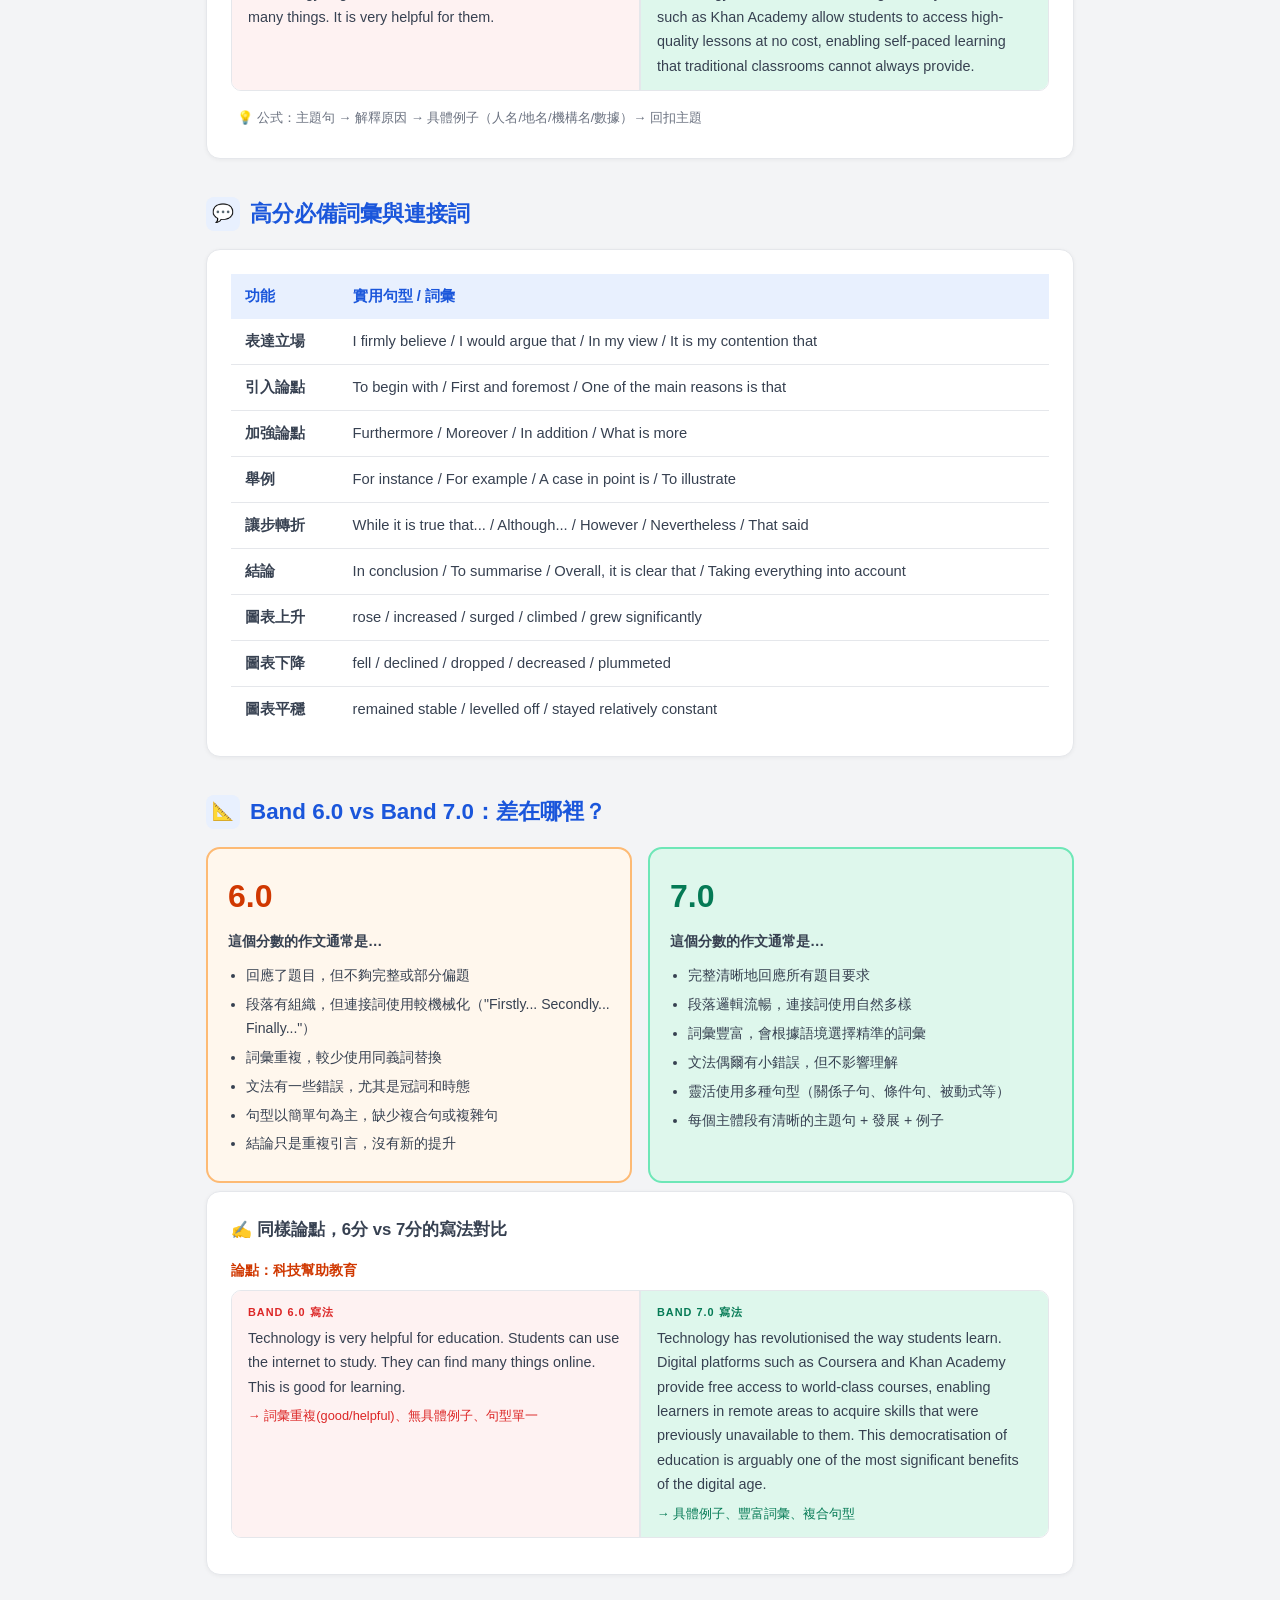
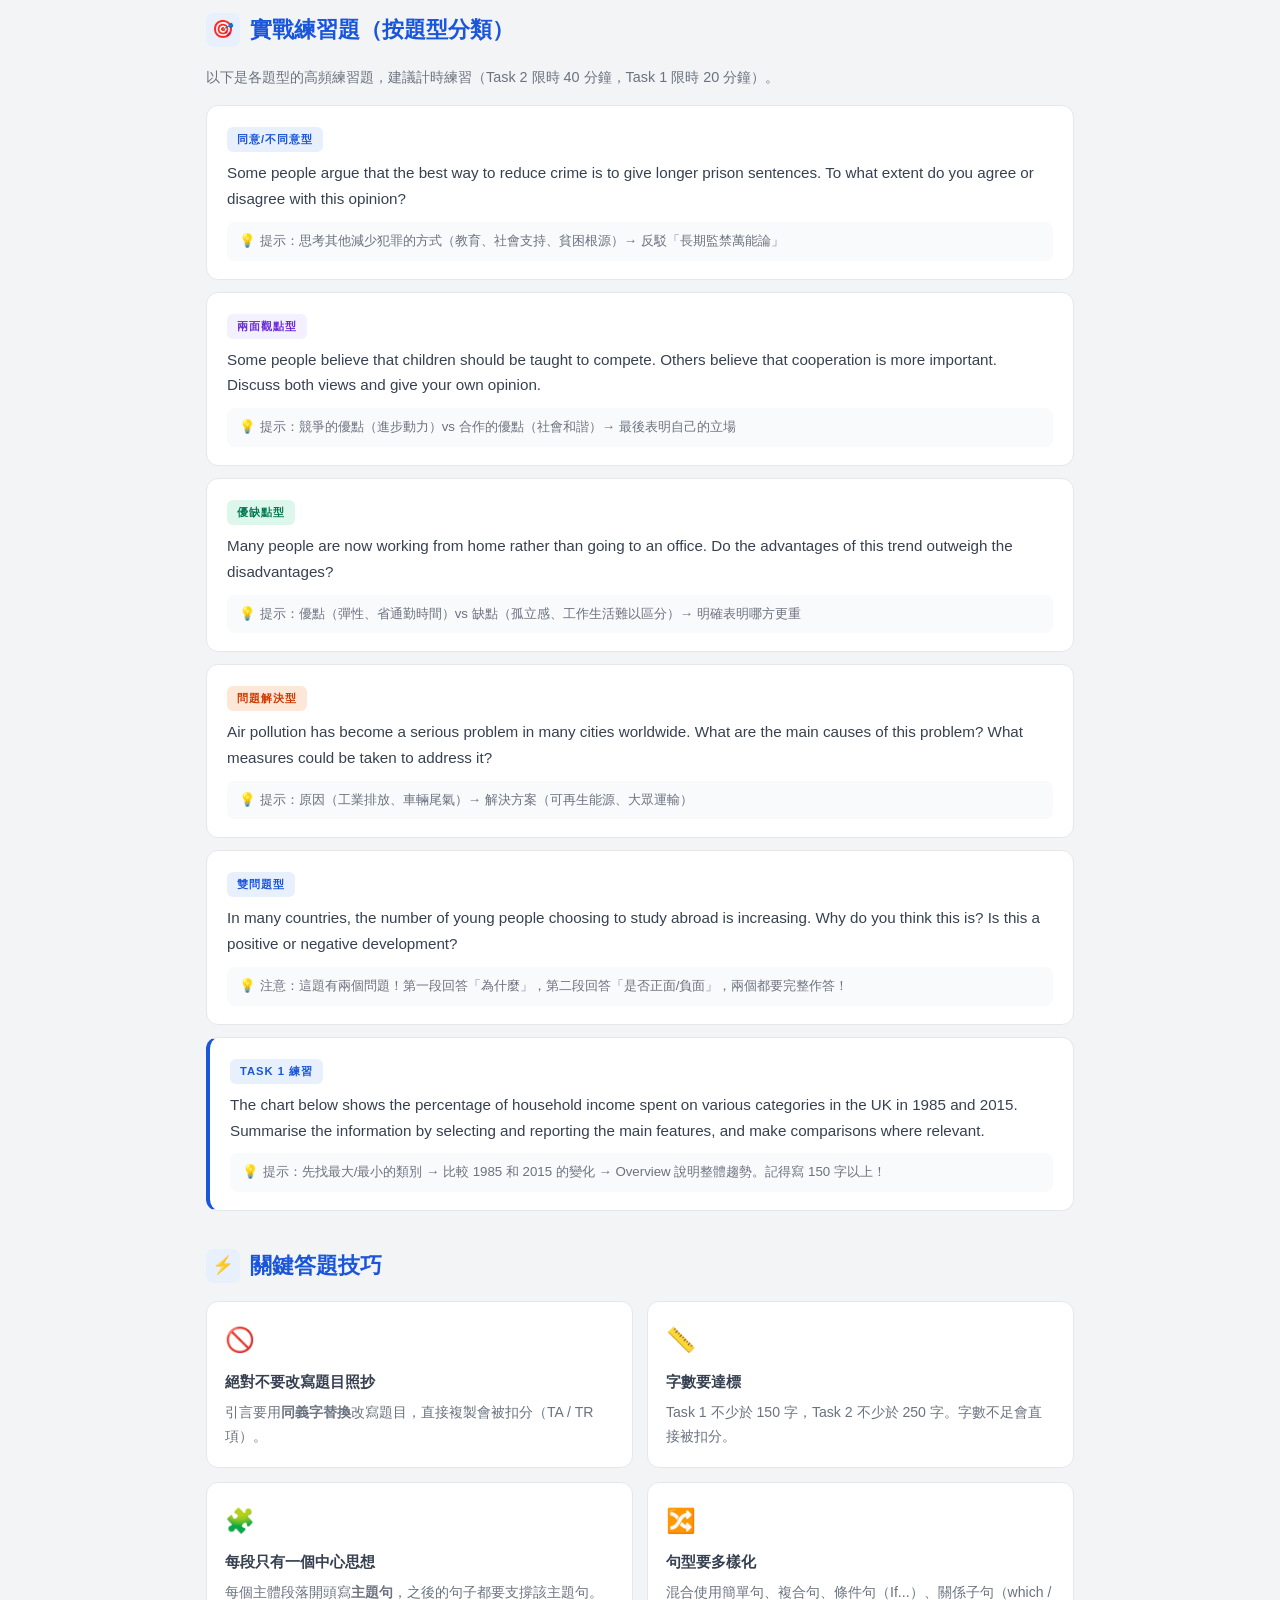
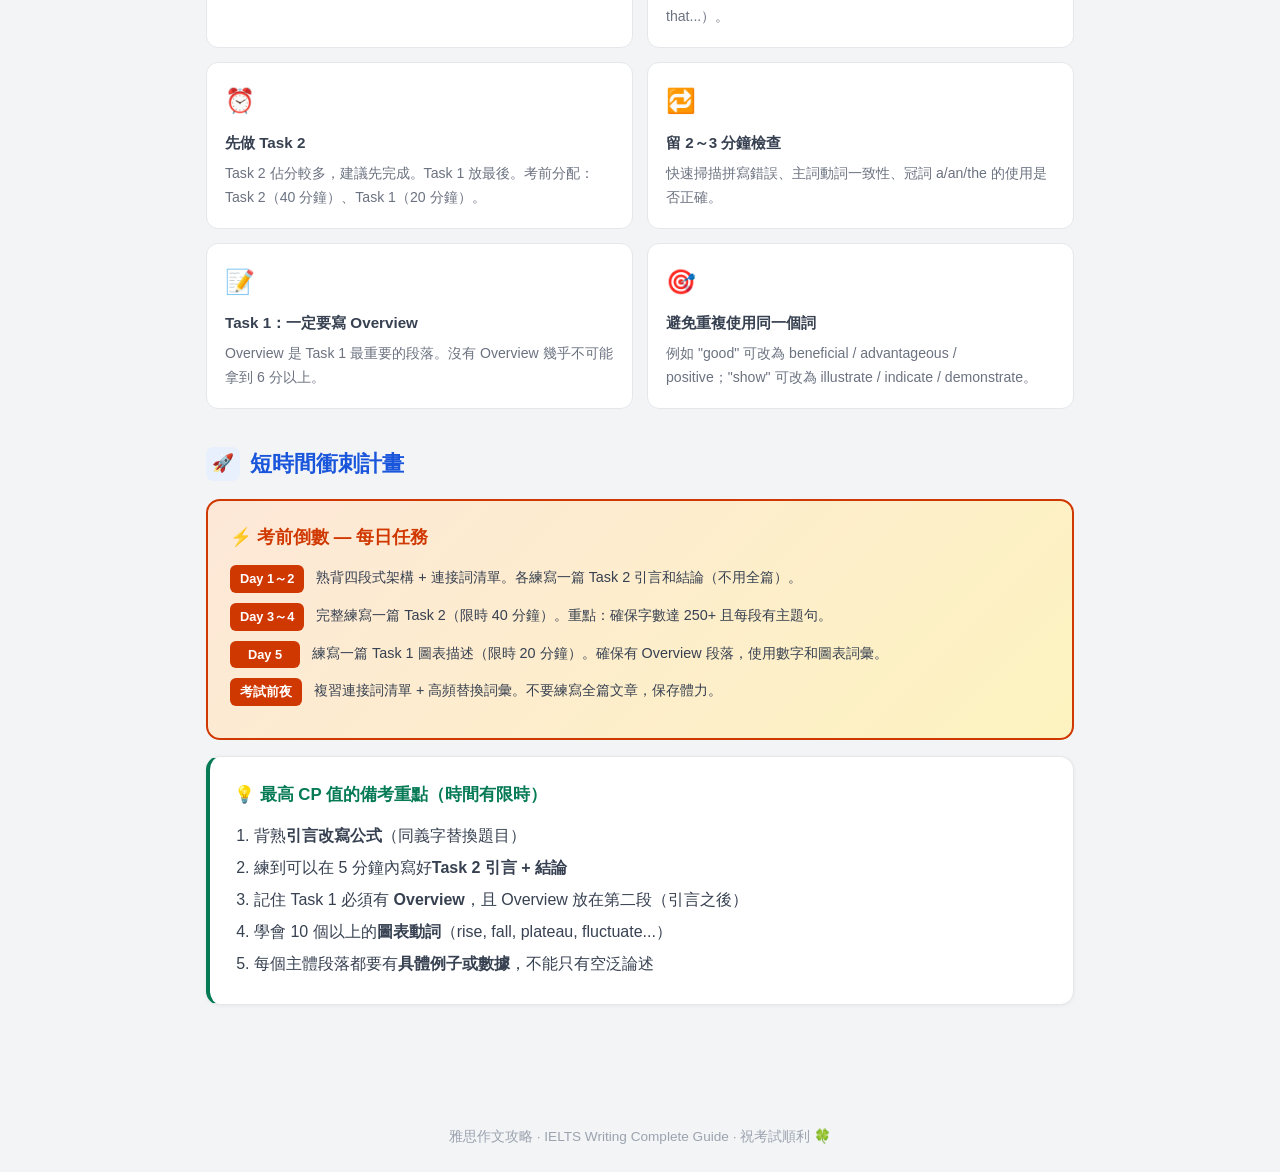
<file: ielts_writing_guide.html>
<!DOCTYPE html>
<html lang="zh-Hant">
<head>
  <meta charset="UTF-8" />
  <meta name="viewport" content="width=device-width, initial-scale=1.0"/>
  <title>雅思作文完整攻略 IELTS Writing Guide</title>
  <style>
    :root {
      --blue: #1a56db;
      --lightblue: #e8f0fe;
      --green: #057a55;
      --lightgreen: #def7ec;
      --orange: #d03801;
      --lightorange: #fde8d8;
      --purple: #6c2bd9;
      --lightpurple: #f3f0ff;
      --yellow: #c27803;
      --lightyellow: #fdf3c0;
      --gray: #374151;
      --lightgray: #f9fafb;
      --border: #e5e7eb;
    }
    * { box-sizing: border-box; margin: 0; padding: 0; }
    body {
      font-family: 'Segoe UI', 'PingFang TC', 'Noto Sans TC', sans-serif;
      color: var(--gray);
      background: #f3f4f6;
      line-height: 1.7;
    }

    /* HEADER */
    header {
      background: linear-gradient(135deg, #1a56db 0%, #6c2bd9 100%);
      color: white;
      padding: 48px 24px 40px;
      text-align: center;
    }
    header h1 { font-size: 2.4rem; font-weight: 800; letter-spacing: -0.5px; }
    header p { margin-top: 10px; font-size: 1.05rem; opacity: 0.88; }
    .badge-row { display: flex; justify-content: center; gap: 12px; margin-top: 20px; flex-wrap: wrap; }
    .badge {
      background: rgba(255,255,255,0.18);
      border: 1px solid rgba(255,255,255,0.35);
      border-radius: 99px;
      padding: 5px 16px;
      font-size: 0.85rem;
      font-weight: 600;
    }

    /* LAYOUT */
    .container { max-width: 900px; margin: 0 auto; padding: 32px 16px 60px; }

    /* SECTION */
    section { margin-bottom: 36px; }
    .section-title {
      font-size: 1.4rem;
      font-weight: 800;
      color: var(--blue);
      margin-bottom: 16px;
      display: flex;
      align-items: center;
      gap: 10px;
    }
    .section-title .icon {
      width: 34px; height: 34px;
      border-radius: 8px;
      background: var(--lightblue);
      display: flex; align-items: center; justify-content: center;
      font-size: 1.1rem;
    }

    /* CARD */
    .card {
      background: white;
      border-radius: 14px;
      border: 1px solid var(--border);
      padding: 24px;
      margin-bottom: 16px;
      box-shadow: 0 1px 4px rgba(0,0,0,0.05);
    }
    .card h3 { font-size: 1.05rem; font-weight: 700; margin-bottom: 8px; }

    /* TASK CARDS */
    .task-grid { display: grid; grid-template-columns: 1fr 1fr; gap: 16px; }
    @media(max-width:600px){ .task-grid { grid-template-columns: 1fr; } }

    .task-card {
      border-radius: 14px;
      padding: 22px;
      border: 2px solid transparent;
    }
    .task1 { background: var(--lightblue); border-color: #a8c1f8; }
    .task2 { background: var(--lightpurple); border-color: #c4b5fd; }
    .task-label {
      display: inline-block;
      font-size: 0.7rem; font-weight: 800; text-transform: uppercase;
      letter-spacing: 1px;
      border-radius: 6px;
      padding: 3px 10px;
      margin-bottom: 10px;
    }
    .task1 .task-label { background: #1a56db; color: white; }
    .task2 .task-label { background: #6c2bd9; color: white; }
    .task-card h3 { font-size: 1.1rem; font-weight: 800; margin-bottom: 6px; }
    .task-card ul { padding-left: 18px; }
    .task-card ul li { margin-bottom: 4px; font-size: 0.95rem; }
    .task-meta {
      margin-top: 12px;
      font-size: 0.85rem;
      display: flex; gap: 12px; flex-wrap: wrap;
    }
    .meta-pill {
      background: rgba(0,0,0,0.08);
      border-radius: 99px;
      padding: 3px 12px;
      font-weight: 600;
    }

    /* EXAMPLE BOX */
    .example-box {
      background: var(--lightgray);
      border-left: 4px solid var(--blue);
      border-radius: 0 10px 10px 0;
      padding: 18px 20px;
      margin: 12px 0;
      font-size: 0.95rem;
    }
    .example-box.green { border-color: var(--green); background: var(--lightgreen); }
    .example-box.orange { border-color: var(--orange); background: var(--lightorange); }
    .example-box.purple { border-color: var(--purple); background: var(--lightpurple); }
    .example-label {
      font-size: 0.72rem;
      font-weight: 800;
      text-transform: uppercase;
      letter-spacing: 1px;
      margin-bottom: 6px;
      color: var(--blue);
    }
    .example-box.green .example-label { color: var(--green); }
    .example-box.orange .example-label { color: var(--orange); }
    .example-box.purple .example-label { color: var(--purple); }

    /* STRUCTURE */
    .structure-block {
      background: white;
      border-radius: 14px;
      border: 1px solid var(--border);
      overflow: hidden;
      margin-bottom: 16px;
    }
    .structure-header {
      padding: 14px 20px;
      font-weight: 800;
      font-size: 1rem;
      display: flex; align-items: center; gap: 10px;
    }
    .structure-header.blue { background: var(--lightblue); color: var(--blue); }
    .structure-header.purple { background: var(--lightpurple); color: var(--purple); }
    .structure-body { padding: 18px 20px; }
    .para-row {
      display: flex;
      gap: 14px;
      margin-bottom: 14px;
      align-items: flex-start;
    }
    .para-num {
      min-width: 32px; height: 32px;
      border-radius: 50%;
      background: var(--blue);
      color: white;
      font-weight: 800;
      display: flex; align-items: center; justify-content: center;
      font-size: 0.9rem;
      flex-shrink: 0;
    }
    .para-row.purple .para-num { background: var(--purple); }
    .para-content h4 { font-size: 0.95rem; font-weight: 700; margin-bottom: 3px; }
    .para-content p { font-size: 0.9rem; color: #6b7280; }

    /* TIPS */
    .tip-grid { display: grid; grid-template-columns: 1fr 1fr; gap: 14px; }
    @media(max-width:600px){ .tip-grid { grid-template-columns: 1fr; } }
    .tip-card {
      background: white;
      border-radius: 12px;
      border: 1px solid var(--border);
      padding: 18px;
    }
    .tip-card .tip-icon {
      font-size: 1.5rem; margin-bottom: 8px;
    }
    .tip-card h4 { font-weight: 700; margin-bottom: 6px; font-size: 0.95rem; }
    .tip-card p { font-size: 0.88rem; color: #6b7280; }

    /* VOCAB TABLE */
    table { width: 100%; border-collapse: collapse; font-size: 0.92rem; }
    th {
      background: var(--lightblue);
      color: var(--blue);
      font-weight: 700;
      padding: 10px 14px;
      text-align: left;
    }
    td { padding: 10px 14px; border-bottom: 1px solid var(--border); }
    tr:last-child td { border-bottom: none; }
    tr:hover td { background: var(--lightgray); }

    /* SCORING */
    .score-grid { display: grid; grid-template-columns: repeat(4, 1fr); gap: 12px; }
    @media(max-width:600px){ .score-grid { grid-template-columns: 1fr 1fr; } }
    .score-card {
      background: white;
      border-radius: 12px;
      border: 1px solid var(--border);
      padding: 16px;
      text-align: center;
    }
    .score-card .score-name { font-size: 0.75rem; font-weight: 700; color: #6b7280; margin-bottom: 6px; }
    .score-card .score-abbr { font-size: 1.5rem; font-weight: 800; color: var(--blue); }
    .score-card p { font-size: 0.78rem; margin-top: 6px; color: #6b7280; }

    /* URGENT BOX */
    .urgent-box {
      background: linear-gradient(135deg, #fde8d8, #fdf3c0);
      border: 2px solid var(--orange);
      border-radius: 14px;
      padding: 22px;
    }
    .urgent-box h3 { color: var(--orange); font-size: 1.1rem; font-weight: 800; margin-bottom: 12px; }
    .day-row { display: flex; gap: 12px; margin-bottom: 10px; align-items: flex-start; }
    .day-label {
      min-width: 70px;
      background: var(--orange);
      color: white;
      font-weight: 800;
      font-size: 0.8rem;
      border-radius: 6px;
      padding: 3px 10px;
      text-align: center;
    }
    .day-content { font-size: 0.9rem; }

    /* SAMPLE ESSAY */
    .essay-box {
      background: #f8fafc;
      border: 1px solid var(--border);
      border-radius: 12px;
      padding: 20px;
      font-size: 0.92rem;
      line-height: 1.85;
    }
    .essay-box p { margin-bottom: 12px; }
    .essay-box .highlight {
      background: #fef9c3;
      border-radius: 3px;
      padding: 0 2px;
    }
    .word-count { font-size: 0.8rem; color: #9ca3af; margin-top: 8px; text-align: right; }

    footer {
      text-align: center;
      padding: 24px;
      color: #9ca3af;
      font-size: 0.85rem;
    }

    /* NAV */
    .toc {
      background: white;
      border-radius: 14px;
      border: 1px solid var(--border);
      padding: 20px 24px;
      margin-bottom: 32px;
    }
    .toc h3 { font-size: 0.85rem; font-weight: 700; color: #9ca3af; text-transform: uppercase; letter-spacing: 1px; margin-bottom: 12px; }
    .toc-links { display: flex; flex-wrap: wrap; gap: 8px; }
    .toc-link {
      background: var(--lightblue);
      color: var(--blue);
      font-size: 0.82rem;
      font-weight: 600;
      border-radius: 99px;
      padding: 4px 14px;
      text-decoration: none;
      transition: background 0.15s;
    }
    .toc-link:hover { background: #c3d9fc; }

    /* BAND COMPARE */
    .band-compare { display: grid; grid-template-columns: 1fr 1fr; gap: 16px; }
    @media(max-width:600px){ .band-compare { grid-template-columns: 1fr; } }
    .band-card {
      border-radius: 14px;
      padding: 20px;
      border: 2px solid transparent;
    }
    .band6 { background: #fff7ed; border-color: #fdba74; }
    .band7 { background: var(--lightgreen); border-color: #6ee7b7; }
    .band-score {
      font-size: 2rem;
      font-weight: 900;
      margin-bottom: 6px;
    }
    .band6 .band-score { color: var(--orange); }
    .band7 .band-score { color: var(--green); }
    .band-card h4 { font-size: 0.9rem; font-weight: 700; margin-bottom: 10px; }
    .band-card ul { padding-left: 18px; font-size: 0.88rem; }
    .band-card ul li { margin-bottom: 5px; }

    /* MISTAKE */
    .mistake-row {
      display: flex;
      gap: 0;
      margin-bottom: 12px;
      border-radius: 10px;
      overflow: hidden;
      border: 1px solid var(--border);
    }
    .mistake-wrong {
      flex: 1;
      background: #fef2f2;
      padding: 12px 16px;
      font-size: 0.9rem;
      border-right: 2px solid var(--border);
    }
    .mistake-right {
      flex: 1;
      background: var(--lightgreen);
      padding: 12px 16px;
      font-size: 0.9rem;
    }
    .mistake-label {
      font-size: 0.68rem;
      font-weight: 800;
      text-transform: uppercase;
      letter-spacing: 1px;
      margin-bottom: 4px;
    }
    .mistake-wrong .mistake-label { color: #dc2626; }
    .mistake-right .mistake-label { color: var(--green); }

    /* PRACTICE */
    .practice-item {
      background: white;
      border-radius: 12px;
      border: 1px solid var(--border);
      padding: 18px 20px;
      margin-bottom: 12px;
    }
    .practice-tag {
      display: inline-block;
      font-size: 0.7rem;
      font-weight: 800;
      text-transform: uppercase;
      letter-spacing: 1px;
      border-radius: 6px;
      padding: 3px 10px;
      margin-bottom: 8px;
    }
    .tag-blue { background: var(--lightblue); color: var(--blue); }
    .tag-purple { background: var(--lightpurple); color: var(--purple); }
    .tag-green { background: var(--lightgreen); color: var(--green); }
    .tag-orange { background: var(--lightorange); color: var(--orange); }
    .practice-q { font-size: 0.95rem; line-height: 1.7; }
    .practice-hint {
      margin-top: 10px;
      font-size: 0.83rem;
      color: #6b7280;
      background: var(--lightgray);
      border-radius: 8px;
      padding: 8px 12px;
    }
    .structure-header.green { background: var(--lightgreen); color: var(--green); }
    .structure-header.orange { background: var(--lightorange); color: var(--orange); }
  </style>
</head>
<body>

<header>
  <h1>📝 雅思作文完整攻略</h1>
  <p>IELTS Academic Writing — 短時間衝刺指南（繁體中文版）</p>
  <div class="badge-row">
    <span class="badge">⏱ Task 1：20 分鐘</span>
    <span class="badge">⏱ Task 2：40 分鐘</span>
    <span class="badge">🎯 目標：6.5 分以上</span>
  </div>
</header>

<div class="container">

  <!-- ===== 目錄 ===== -->
  <div class="toc">
    <h3>目錄 Contents</h3>
    <div class="toc-links">
      <a class="toc-link" href="#overview">考試概述</a>
      <a class="toc-link" href="#scoring">評分標準</a>
      <a class="toc-link" href="#task2-structure">Task 2 架構</a>
      <a class="toc-link" href="#task2-types">Task 2 全題型</a>
      <a class="toc-link" href="#task2-sample">Task 2 範例</a>
      <a class="toc-link" href="#task1">Task 1 架構 + 範例</a>
      <a class="toc-link" href="#mistakes">中文考生常犯錯誤</a>
      <a class="toc-link" href="#vocab">必備詞彙</a>
      <a class="toc-link" href="#band">6.0 vs 7.0 差異</a>
      <a class="toc-link" href="#practice">實戰練習題</a>
      <a class="toc-link" href="#tips">答題技巧</a>
      <a class="toc-link" href="#plan">衝刺計畫</a>
    </div>
  </div>

  <!-- ===== 考試概述 ===== -->
  <section id="overview">
    <div class="section-title">
      <div class="icon">📋</div>
      考試概述
    </div>
    <div class="task-grid">
      <div class="task-card task1">
        <span class="task-label">Task 1</span>
        <h3>描述圖表 / 流程圖</h3>
        <ul>
          <li>長條圖、折線圖、圓餅圖</li>
          <li>表格數據比較</li>
          <li>流程圖 / 地圖變化</li>
        </ul>
        <div class="task-meta">
          <span class="meta-pill">至少 150 字</span>
          <span class="meta-pill">約 20 分鐘</span>
          <span class="meta-pill">佔總分 1/3</span>
        </div>
      </div>
      <div class="task-card task2">
        <span class="task-label">Task 2</span>
        <h3>議論文 / 討論文</h3>
        <ul>
          <li>同意 / 不同意型</li>
          <li>優缺點討論型</li>
          <li>兩面觀點型</li>
          <li>問題與解決方案型</li>
        </ul>
        <div class="task-meta">
          <span class="meta-pill">至少 250 字</span>
          <span class="meta-pill">約 40 分鐘</span>
          <span class="meta-pill">佔總分 2/3</span>
        </div>
      </div>
    </div>
  </section>

  <!-- ===== 評分標準 ===== -->
  <section id="scoring">
    <div class="section-title">
      <div class="icon">📊</div>
      四大評分標準（各佔 25%）
    </div>
    <div class="score-grid">
      <div class="score-card">
        <div class="score-name">Task Achievement / Response</div>
        <div class="score-abbr">TA/TR</div>
        <p>是否完整回應題目、達成寫作目的</p>
      </div>
      <div class="score-card">
        <div class="score-name">Coherence & Cohesion</div>
        <div class="score-abbr">CC</div>
        <p>段落組織是否清晰、連接詞使用是否自然</p>
      </div>
      <div class="score-card">
        <div class="score-name">Lexical Resource</div>
        <div class="score-abbr">LR</div>
        <p>詞彙多樣性、精準度與拼寫</p>
      </div>
      <div class="score-card">
        <div class="score-name">Grammatical Range & Accuracy</div>
        <div class="score-abbr">GRA</div>
        <p>句型多樣性、文法正確度</p>
      </div>
    </div>
  </section>

  <!-- ===== TASK 2 架構 ===== -->
  <section id="task2-structure">
    <div class="section-title">
      <div class="icon">🏗</div>
      Task 2 黃金架構（四段式）
    </div>

    <!-- 同意/不同意 -->
    <div class="structure-block">
      <div class="structure-header blue">✅ 題型一：同意 / 不同意（Agree or Disagree）</div>
      <div class="structure-body">
        <div class="para-row">
          <div class="para-num">1</div>
          <div class="para-content">
            <h4>引言 Introduction（2～3 句）</h4>
            <p>改寫題目背景 → 表明立場（I agree / disagree with this view）</p>
          </div>
        </div>
        <div class="para-row">
          <div class="para-num">2</div>
          <div class="para-content">
            <h4>主體段落 1 — 主要論點</h4>
            <p>主題句 → 解釋 → 例子 → 結尾句連結主題</p>
          </div>
        </div>
        <div class="para-row">
          <div class="para-num">3</div>
          <div class="para-content">
            <h4>主體段落 2 — 次要論點 或 反駁</h4>
            <p>承認對立觀點 → 但用 "However" 反駁，強化立場</p>
          </div>
        </div>
        <div class="para-row">
          <div class="para-num">4</div>
          <div class="para-content">
            <h4>結論 Conclusion（2～3 句）</h4>
            <p>重申立場 → 簡短總結兩個論點，不加新資訊</p>
          </div>
        </div>
      </div>
    </div>

    <!-- 討論兩面 -->
    <div class="structure-block">
      <div class="structure-header purple">⚖️ 題型二：討論兩面觀點（Discuss Both Views）</div>
      <div class="structure-body">
        <div class="para-row purple">
          <div class="para-num" style="background:var(--purple)">1</div>
          <div class="para-content">
            <h4>引言（2～3 句）</h4>
            <p>改寫題目 → 說明本文將討論兩方觀點並給出自己意見</p>
          </div>
        </div>
        <div class="para-row purple">
          <div class="para-num" style="background:var(--purple)">2</div>
          <div class="para-content">
            <h4>觀點 A（3～4 句）</h4>
            <p>陳述一方觀點 → 解釋理由 → 舉例</p>
          </div>
        </div>
        <div class="para-row purple">
          <div class="para-num" style="background:var(--purple)">3</div>
          <div class="para-content">
            <h4>觀點 B（3～4 句）</h4>
            <p>陳述另一方觀點 → 解釋理由 → 舉例</p>
          </div>
        </div>
        <div class="para-row purple">
          <div class="para-num" style="background:var(--purple)">4</div>
          <div class="para-content">
            <h4>結論（給出個人意見）</h4>
            <p>總結兩方 → 說明自己更傾向哪一方及原因</p>
          </div>
        </div>
      </div>
    </div>
  </section>

  <!-- ===== TASK 2 全題型 ===== -->
  <section id="task2-types">
    <div class="section-title">
      <div class="icon">🗂</div>
      Task 2 五大題型完整攻略
    </div>

    <!-- 優缺點型 -->
    <div class="structure-block">
      <div class="structure-header green">➕➖ 題型三：優缺點型（Advantages and Disadvantages）</div>
      <div class="structure-body">
        <div style="margin-bottom:10px; font-size:0.9rem; color:#6b7280;">
          題目特徵：<em>"Do the advantages outweigh the disadvantages?"</em> 或 <em>"Discuss the advantages and disadvantages."</em>
        </div>
        <div class="para-row">
          <div class="para-num" style="background:var(--green)">1</div>
          <div class="para-content">
            <h4>引言（明確表明立場）</h4>
            <p>改寫題目背景 → 說明優點大於缺點 OR 缺點大於優點（or 兩者相當）</p>
          </div>
        </div>
        <div class="para-row">
          <div class="para-num" style="background:var(--green)">2</div>
          <div class="para-content">
            <h4>優點段落</h4>
            <p>主題句（優點）→ 解釋 → 舉例。建議寫 2 個優點，較支持的觀點放在字數較多的段落。</p>
          </div>
        </div>
        <div class="para-row">
          <div class="para-num" style="background:var(--green)">3</div>
          <div class="para-content">
            <h4>缺點段落</h4>
            <p>主題句（缺點）→ 解釋 → 舉例，但避免說「完全沒缺點」或「完全沒優點」。</p>
          </div>
        </div>
        <div class="para-row">
          <div class="para-num" style="background:var(--green)">4</div>
          <div class="para-content">
            <h4>結論（強調立場）</h4>
            <p>總結並重申整體是優點 > 缺點（或反之），呼應引言立場。</p>
          </div>
        </div>
        <div class="example-box green" style="margin-top:12px">
          <div class="example-label">範例題目</div>
          The rise of online shopping has transformed the retail industry. Do the advantages of this development outweigh the disadvantages?
        </div>
        <div style="font-size:0.88rem; margin-top:10px; color:#374151;">
          <strong>引言範本：</strong><em>The rapid growth of e-commerce has fundamentally changed the way people shop. While there are certain drawbacks to this trend, I believe that the benefits of online shopping significantly outweigh its disadvantages.</em>
        </div>
      </div>
    </div>

    <!-- 雙問題型 -->
    <div class="structure-block">
      <div class="structure-header orange">❓❓ 題型四：雙問題型（Two-Part / Direct Questions）</div>
      <div class="structure-body">
        <div style="margin-bottom:10px; font-size:0.9rem; color:#6b7280;">
          題目特徵：題目最後有<strong>兩個獨立問題</strong>，例如 "Why is this? What can be done about it?" ——兩個問題<strong>都必須回答</strong>！
        </div>
        <div class="para-row">
          <div class="para-num" style="background:var(--orange)">1</div>
          <div class="para-content">
            <h4>引言</h4>
            <p>改寫背景 → 說明本文將回答兩個問題</p>
          </div>
        </div>
        <div class="para-row">
          <div class="para-num" style="background:var(--orange)">2</div>
          <div class="para-content">
            <h4>回答第一個問題</h4>
            <p>完整回應問題一，需有解釋和例子（3～4 句）</p>
          </div>
        </div>
        <div class="para-row">
          <div class="para-num" style="background:var(--orange)">3</div>
          <div class="para-content">
            <h4>回答第二個問題</h4>
            <p>完整回應問題二，需有解釋和例子（3～4 句）</p>
          </div>
        </div>
        <div class="para-row">
          <div class="para-num" style="background:var(--orange)">4</div>
          <div class="para-content">
            <h4>結論</h4>
            <p>簡短總結兩個問題的答案</p>
          </div>
        </div>
        <div class="example-box orange" style="margin-top:12px">
          <div class="example-label">範例題目</div>
          In many countries, people are living longer than ever before. What are the reasons for this? Is this a positive or negative development?
        </div>
        <div style="font-size:0.88rem; margin-top:8px; padding:10px 14px; background:#fff7ed; border-radius:8px; color:#d03801; border:1px solid #fdba74;">
          ⚠️ 最常見失分原因：只回答其中一個問題。即使答得很好，也會在 Task Response 項被嚴重扣分！
        </div>
      </div>
    </div>

    <!-- 題型快速識別表 -->
    <div class="card">
      <h3 style="margin-bottom:14px">🔍 題型快速識別表</h3>
      <table>
        <thead>
          <tr><th>題目關鍵字</th><th>題型</th><th>立場要求</th></tr>
        </thead>
        <tbody>
          <tr><td>To what extent do you agree or disagree?</td><td>同意/不同意型</td><td>必須表明立場（可部分同意）</td></tr>
          <tr><td>Discuss both views and give your own opinion.</td><td>兩面觀點型</td><td>必須討論兩邊 + 給意見</td></tr>
          <tr><td>Do the advantages outweigh the disadvantages?</td><td>優缺點型</td><td>必須比較並表明哪邊更重</td></tr>
          <tr><td>What are the causes/effects? What can be done?</td><td>問題解決型</td><td>描述問題 + 提解決方案</td></tr>
          <tr><td>Why is this? Is this a positive/negative development?</td><td>雙問題型</td><td>兩個問題都必須完整回答</td></tr>
        </tbody>
      </table>
    </div>
  </section>

  <!-- ===== TASK 2 範例 ===== -->
  <section id="task2-sample">
    <div class="section-title">
      <div class="icon">✍️</div>
      Task 2 範例題目與作答
    </div>

    <div class="example-box purple">
      <div class="example-label">範例題目（同意 / 不同意型）</div>
      Some people believe that technology has made our lives more complicated. To what extent do you agree or disagree?
    </div>

    <div class="card">
      <h3 style="margin-bottom:12px; color:var(--green)">✅ 高分範例作答（約 280 字）</h3>
      <div class="essay-box">
        <p><span class="highlight">It is often argued that modern technology has added unnecessary complexity to daily life.</span> While I acknowledge that technology can be overwhelming at times, I firmly believe that its overall impact has been to simplify, rather than complicate, our lives.</p>

        <p><span class="highlight">To begin with,</span> technology has dramatically streamlined many everyday tasks. Online banking, for instance, allows people to manage finances in minutes without visiting a branch. Similarly, navigation apps have eliminated the need to memorize routes or read physical maps. These conveniences save time and reduce cognitive load, making life objectively easier for the majority of people.</p>

        <p><span class="highlight">However,</span> critics argue that keeping up with rapidly evolving devices — frequent software updates, cybersecurity concerns, and digital overload — creates its own form of stress. <span class="highlight">While this is a valid point,</span> such challenges are typically temporary learning curves rather than permanent complications. Most people adapt quickly, and support systems such as tutorials and customer service help ease transitions.</p>

        <p><span class="highlight">In conclusion,</span> although technology occasionally introduces short-term complexity, the long-term benefits of speed, convenience, and connectivity far outweigh these drawbacks. I therefore agree that, on balance, technology has simplified modern life rather than complicated it.</p>
      </div>
      <div class="word-count">字數：約 213 字（實際考試建議寫 250～290 字）</div>
    </div>

    <div class="example-box orange">
      <div class="example-label">範例題目（問題與解決方案型）</div>
      Many cities around the world are facing a growing problem of traffic congestion. What are the causes of this problem, and what measures can be taken to solve it?
    </div>

    <div class="card">
      <h3 style="margin-bottom:12px; color:var(--green)">✅ 架構示範（重點句型）</h3>
      <div class="essay-box">
        <p><strong>引言：</strong>Traffic congestion has become one of the most pressing urban challenges of the 21st century. This essay will examine the main causes of this issue and propose several effective solutions.</p>
        <p><strong>原因段：</strong>The primary cause is the rapid increase in private car ownership... Furthermore, inadequate public transport infrastructure forces people to rely on personal vehicles...</p>
        <p><strong>解決方案段：</strong>One effective measure would be to invest heavily in public transport networks... In addition, governments could implement congestion pricing schemes to discourage driving in city centres...</p>
        <p><strong>結論：</strong>In conclusion, traffic congestion stems from over-reliance on private cars and insufficient public transport. By improving infrastructure and introducing smart pricing policies, cities can significantly reduce gridlock.</p>
      </div>
    </div>
  </section>

  <!-- ===== TASK 1 架構 ===== -->
  <section id="task1">
    <div class="section-title">
      <div class="icon">📈</div>
      Task 1 架構（圖表描述）
    </div>
    <div class="structure-block">
      <div class="structure-header blue">📊 圖表 / 數據型（三段式）</div>
      <div class="structure-body">
        <div class="para-row">
          <div class="para-num">1</div>
          <div class="para-content">
            <h4>Overview 概述（最重要！）</h4>
            <p>用 1～2 句說明圖表最明顯的趨勢或特徵，<strong>不要</strong>看細節數字</p>
          </div>
        </div>
        <div class="para-row">
          <div class="para-num">2</div>
          <div class="para-content">
            <h4>主體段 1 — 主要趨勢</h4>
            <p>描述最顯著的數據變化，加入具體數字支撐</p>
          </div>
        </div>
        <div class="para-row">
          <div class="para-num">3</div>
          <div class="para-content">
            <h4>主體段 2 — 次要趨勢 / 比較</h4>
            <p>描述其他數據並做比較，結尾回扣 overview</p>
          </div>
        </div>
      </div>
    </div>
    <div class="example-box green">
      <div class="example-label">Task 1 範例 Overview 句型</div>
      <strong>Overall,</strong> it is clear that [A] experienced the most significant growth over the period, while [B] showed a steady decline. The most notable trend is that [X] consistently outperformed all other categories throughout the years shown.
    </div>

    <!-- Task 1 完整範例 -->
    <div style="margin-top:20px">
      <div class="example-box purple">
        <div class="example-label">Task 1 範例題目（折線圖）</div>
        The graph below shows the percentage of people using the internet in three countries between 2000 and 2020. Summarise the information by selecting and reporting the main features, and make comparisons where relevant.
        <div style="margin-top:12px; background:white; border-radius:8px; padding:16px; font-size:0.85rem; color:#6b7280; text-align:center; border:1px dashed #c4b5fd;">
          📊 [假設圖表數據]：2000 年：Country A 20%、Country B 5%、Country C 2%<br>
          2020 年：Country A 85%、Country B 60%、Country C 35%
        </div>
      </div>

      <div class="card">
        <h3 style="margin-bottom:12px; color:var(--green)">✅ Task 1 高分範例作答（約 175 字）</h3>
        <div class="essay-box">
          <p><span class="highlight">The line graph illustrates the proportion of the population in three countries who used the internet over a twenty-year period from 2000 to 2020.</span></p>

          <p><span class="highlight">Overall,</span> internet usage rose considerably in all three countries over the period. Country A consistently had the highest rate of internet adoption, while Country C showed the most dramatic proportional increase despite starting from the lowest base.</p>

          <p><span class="highlight">In 2000,</span> Country A led with approximately 20% of its population online, compared to just 5% in Country B and a mere 2% in Country C. <span class="highlight">By 2020,</span> Country A's figures had climbed sharply to 85%, making it the clear frontrunner. Country B experienced steady growth, reaching 60% by the end of the period.</p>

          <p><span class="highlight">Country C, meanwhile,</span> saw the most remarkable transformation — rising from just 2% to 35%, representing a 17-fold increase. <span class="highlight">Despite this,</span> it remained the lowest of the three countries throughout the entire period shown.</p>
        </div>
        <div class="word-count">字數：約 165 字 ✓ | 有 Overview ✓ | 有具體數字 ✓ | 有比較 ✓</div>
      </div>

      <div class="card" style="border-left:4px solid var(--orange)">
        <h3 style="color:var(--orange); margin-bottom:10px">📌 Task 1 不同圖型的寫法差異</h3>
        <table>
          <thead><tr><th>圖型</th><th>重點描述方向</th><th>特殊注意事項</th></tr></thead>
          <tbody>
            <tr><td><strong>折線圖 Line Graph</strong></td><td>趨勢變化（上升/下降/波動）</td><td>必須提到時間範圍</td></tr>
            <tr><td><strong>長條圖 Bar Chart</strong></td><td>數值比較（最高/最低/差距）</td><td>注意是否有時間維度</td></tr>
            <tr><td><strong>圓餅圖 Pie Chart</strong></td><td>比例占比（最大/最小/相近）</td><td>換算成百分比描述</td></tr>
            <tr><td><strong>表格 Table</strong></td><td>選最顯著的數據比較</td><td>不要逐格描述，要篩選重點</td></tr>
            <tr><td><strong>流程圖 Process</strong></td><td>步驟順序（passive voice 為主）</td><td>用 First / Then / Finally</td></tr>
            <tr><td><strong>地圖 Map</strong></td><td>位置變化（新增/移除/改建）</td><td>用方位詞描述（to the north of...）</td></tr>
          </tbody>
        </table>
      </div>
    </div>
  </section>

  <!-- ===== 中文考生常犯錯誤 ===== -->
  <section id="mistakes">
    <div class="section-title">
      <div class="icon">⚠️</div>
      中文考生最常犯的 8 大錯誤
    </div>
    <div class="card">
      <p style="font-size:0.9rem; color:#6b7280; margin-bottom:16px">以下是台灣/香港/大陸考生最容易因母語干擾而犯的錯誤，每個都是直接失分的地雷！</p>

      <!-- 1 -->
      <div style="margin-bottom:16px">
        <div style="font-weight:700; font-size:0.9rem; margin-bottom:6px; color:#374151">❶ 冠詞 a / an / the 亂用（或省略）</div>
        <div class="mistake-row">
          <div class="mistake-wrong"><div class="mistake-label">❌ 錯誤</div>Education is important part of life. Government should improve system.</div>
          <div class="mistake-right"><div class="mistake-label">✅ 正確</div>Education is <strong>an</strong> important part of life. <strong>The</strong> government should improve <strong>the</strong> system.</div>
        </div>
        <div style="font-size:0.82rem; color:#6b7280; padding: 4px 6px;">💡 規則：特指用 the，第一次提到用 a/an，不可數/抽象名詞通常不加冠詞</div>
      </div>

      <!-- 2 -->
      <div style="margin-bottom:16px">
        <div style="font-weight:700; font-size:0.9rem; margin-bottom:6px; color:#374151">❷ 不可數名詞加 s</div>
        <div class="mistake-row">
          <div class="mistake-wrong"><div class="mistake-label">❌ 錯誤</div>People need more <u>informations</u> and <u>knowledges</u> about <u>environments</u>.</div>
          <div class="mistake-right"><div class="mistake-label">✅ 正確</div>People need more <strong>information</strong> and <strong>knowledge</strong> about <strong>the environment</strong>.</div>
        </div>
        <div style="font-size:0.82rem; color:#6b7280; padding: 4px 6px;">💡 不可數名詞：information, advice, knowledge, research, evidence, equipment, furniture, news</div>
      </div>

      <!-- 3 -->
      <div style="margin-bottom:16px">
        <div style="font-weight:700; font-size:0.9rem; margin-bottom:6px; color:#374151">❸ 主詞動詞不一致</div>
        <div class="mistake-row">
          <div class="mistake-wrong"><div class="mistake-label">❌ 錯誤</div>The number of students who study abroad <u>are</u> increasing every year.</div>
          <div class="mistake-right"><div class="mistake-label">✅ 正確</div>The number of students who study abroad <strong>is</strong> increasing every year.</div>
        </div>
        <div style="font-size:0.82rem; color:#6b7280; padding: 4px 6px;">💡 "The number of + 複數名詞" → 動詞用單數。"A number of + 複數名詞" → 動詞用複數</div>
      </div>

      <!-- 4 -->
      <div style="margin-bottom:16px">
        <div style="font-weight:700; font-size:0.9rem; margin-bottom:6px; color:#374151">❹ 中式英文直譯</div>
        <div class="mistake-row">
          <div class="mistake-wrong"><div class="mistake-label">❌ 中式英文</div>"People's living standard is more and more high." / "The economy has a very big development."</div>
          <div class="mistake-right"><div class="mistake-label">✅ 自然英文</div>"Living standards are <strong>rising significantly</strong>." / "The economy has <strong>developed substantially</strong>."</div>
        </div>
        <div style="font-size:0.82rem; color:#6b7280; padding: 4px 6px;">💡 避免把中文句子逐字翻譯。遇到不確定的表達，換一種更簡單但地道的方式說。</div>
      </div>

      <!-- 5 -->
      <div style="margin-bottom:16px">
        <div style="font-weight:700; font-size:0.9rem; margin-bottom:6px; color:#374151">❺ 過度使用 "and" / "also" 作連接詞</div>
        <div class="mistake-row">
          <div class="mistake-wrong"><div class="mistake-label">❌ 錯誤</div>Technology is useful. And it saves time. Also it is convenient. And people use it every day.</div>
          <div class="mistake-right"><div class="mistake-label">✅ 正確</div>Technology is useful because it <strong>not only</strong> saves time <strong>but also</strong> offers convenience, making it an indispensable part of modern life.</div>
        </div>
      </div>

      <!-- 6 -->
      <div style="margin-bottom:16px">
        <div style="font-weight:700; font-size:0.9rem; margin-bottom:6px; color:#374151">❻ 時態混亂</div>
        <div class="mistake-row">
          <div class="mistake-wrong"><div class="mistake-label">❌ 錯誤</div>In the past, people <u>travel</u> by horse. Nowadays technology <u>changed</u> how we move.</div>
          <div class="mistake-right"><div class="mistake-label">✅ 正確</div>In the past, people <strong>travelled</strong> by horse. Nowadays, technology <strong>has changed</strong> how we move.</div>
        </div>
        <div style="font-size:0.82rem; color:#6b7280; padding: 4px 6px;">💡 議論文整體用現在式，描述過去用過去式，強調「已經」的變化用現在完成式</div>
      </div>

      <!-- 7 -->
      <div style="margin-bottom:16px">
        <div style="font-weight:700; font-size:0.9rem; margin-bottom:6px; color:#374151">❼ 引言直接抄題目</div>
        <div class="mistake-row">
          <div class="mistake-wrong"><div class="mistake-label">❌ 錯誤（照抄）</div>題目："Technology has made our lives more complicated." 引言也寫："Technology has made our lives more complicated."</div>
          <div class="mistake-right"><div class="mistake-label">✅ 正確（改寫）</div>"Modern advancements have arguably added layers of complexity to everyday existence."（同義替換：technology→modern advancements, complicated→complexity）</div>
        </div>
      </div>

      <!-- 8 -->
      <div>
        <div style="font-weight:700; font-size:0.9rem; margin-bottom:6px; color:#374151">❽ 論點空泛，沒有具體例子</div>
        <div class="mistake-row">
          <div class="mistake-wrong"><div class="mistake-label">❌ 空泛</div>Technology is good for education. Students can learn many things. It is very helpful for them.</div>
          <div class="mistake-right"><div class="mistake-label">✅ 具體</div>Technology enhances education significantly. Platforms such as Khan Academy allow students to access high-quality lessons at no cost, enabling self-paced learning that traditional classrooms cannot always provide.</div>
        </div>
        <div style="font-size:0.82rem; color:#6b7280; padding: 4px 6px;">💡 公式：主題句 → 解釋原因 → 具體例子（人名/地名/機構名/數據）→ 回扣主題</div>
      </div>
    </div>
  </section>

  <!-- ===== 實用詞彙 ===== -->
  <section id="vocab">
    <div class="section-title">
      <div class="icon">💬</div>
      高分必備詞彙與連接詞
    </div>
    <div class="card">
      <table>
        <thead>
          <tr>
            <th>功能</th>
            <th>實用句型 / 詞彙</th>
          </tr>
        </thead>
        <tbody>
          <tr>
            <td><strong>表達立場</strong></td>
            <td>I firmly believe / I would argue that / In my view / It is my contention that</td>
          </tr>
          <tr>
            <td><strong>引入論點</strong></td>
            <td>To begin with / First and foremost / One of the main reasons is that</td>
          </tr>
          <tr>
            <td><strong>加強論點</strong></td>
            <td>Furthermore / Moreover / In addition / What is more</td>
          </tr>
          <tr>
            <td><strong>舉例</strong></td>
            <td>For instance / For example / A case in point is / To illustrate</td>
          </tr>
          <tr>
            <td><strong>讓步轉折</strong></td>
            <td>While it is true that... / Although... / However / Nevertheless / That said</td>
          </tr>
          <tr>
            <td><strong>結論</strong></td>
            <td>In conclusion / To summarise / Overall, it is clear that / Taking everything into account</td>
          </tr>
          <tr>
            <td><strong>圖表上升</strong></td>
            <td>rose / increased / surged / climbed / grew significantly</td>
          </tr>
          <tr>
            <td><strong>圖表下降</strong></td>
            <td>fell / declined / dropped / decreased / plummeted</td>
          </tr>
          <tr>
            <td><strong>圖表平穩</strong></td>
            <td>remained stable / levelled off / stayed relatively constant</td>
          </tr>
        </tbody>
      </table>
    </div>
  </section>

  <!-- ===== 6.0 vs 7.0 ===== -->
  <section id="band">
    <div class="section-title">
      <div class="icon">📐</div>
      Band 6.0 vs Band 7.0：差在哪裡？
    </div>
    <div class="band-compare">
      <div class="band-card band6">
        <div class="band-score">6.0</div>
        <h4>這個分數的作文通常是…</h4>
        <ul>
          <li>回應了題目，但不夠完整或部分偏題</li>
          <li>段落有組織，但連接詞使用較機械化（"Firstly... Secondly... Finally..."）</li>
          <li>詞彙重複，較少使用同義詞替換</li>
          <li>文法有一些錯誤，尤其是冠詞和時態</li>
          <li>句型以簡單句為主，缺少複合句或複雜句</li>
          <li>結論只是重複引言，沒有新的提升</li>
        </ul>
      </div>
      <div class="band-card band7">
        <div class="band-score">7.0</div>
        <h4>這個分數的作文通常是…</h4>
        <ul>
          <li>完整清晰地回應所有題目要求</li>
          <li>段落邏輯流暢，連接詞使用自然多樣</li>
          <li>詞彙豐富，會根據語境選擇精準的詞彙</li>
          <li>文法偶爾有小錯誤，但不影響理解</li>
          <li>靈活使用多種句型（關係子句、條件句、被動式等）</li>
          <li>每個主體段有清晰的主題句 + 發展 + 例子</li>
        </ul>
      </div>
    </div>

    <div class="card" style="margin-top:8px">
      <h3 style="margin-bottom:14px">✍️ 同樣論點，6分 vs 7分的寫法對比</h3>
      <div style="font-size:0.85rem; font-weight:700; color:var(--orange); margin-bottom:8px">論點：科技幫助教育</div>
      <div class="mistake-row">
        <div class="mistake-wrong">
          <div class="mistake-label">Band 6.0 寫法</div>
          Technology is very helpful for education. Students can use the internet to study. They can find many things online. This is good for learning.
          <div style="margin-top:6px; font-size:0.8rem; color:#dc2626">→ 詞彙重複(good/helpful)、無具體例子、句型單一</div>
        </div>
        <div class="mistake-right">
          <div class="mistake-label">Band 7.0 寫法</div>
          Technology has revolutionised the way students learn. Digital platforms such as Coursera and Khan Academy provide free access to world-class courses, enabling learners in remote areas to acquire skills that were previously unavailable to them. This democratisation of education is arguably one of the most significant benefits of the digital age.
          <div style="margin-top:6px; font-size:0.8rem; color:var(--green)">→ 具體例子、豐富詞彙、複合句型</div>
        </div>
      </div>
    </div>
  </section>

  <!-- ===== 實戰練習題 ===== -->
  <section id="practice">
    <div class="section-title">
      <div class="icon">🎯</div>
      實戰練習題（按題型分類）
    </div>
    <p style="font-size:0.9rem; color:#6b7280; margin-bottom:16px">以下是各題型的高頻練習題，建議計時練習（Task 2 限時 40 分鐘，Task 1 限時 20 分鐘）。</p>

    <div class="practice-item">
      <span class="practice-tag tag-blue">同意/不同意型</span>
      <div class="practice-q">Some people argue that the best way to reduce crime is to give longer prison sentences. To what extent do you agree or disagree with this opinion?</div>
      <div class="practice-hint">💡 提示：思考其他減少犯罪的方式（教育、社會支持、貧困根源）→ 反駁「長期監禁萬能論」</div>
    </div>

    <div class="practice-item">
      <span class="practice-tag tag-purple">兩面觀點型</span>
      <div class="practice-q">Some people believe that children should be taught to compete. Others believe that cooperation is more important. Discuss both views and give your own opinion.</div>
      <div class="practice-hint">💡 提示：競爭的優點（進步動力）vs 合作的優點（社會和諧）→ 最後表明自己的立場</div>
    </div>

    <div class="practice-item">
      <span class="practice-tag tag-green">優缺點型</span>
      <div class="practice-q">Many people are now working from home rather than going to an office. Do the advantages of this trend outweigh the disadvantages?</div>
      <div class="practice-hint">💡 提示：優點（彈性、省通勤時間）vs 缺點（孤立感、工作生活難以區分）→ 明確表明哪方更重</div>
    </div>

    <div class="practice-item">
      <span class="practice-tag tag-orange">問題解決型</span>
      <div class="practice-q">Air pollution has become a serious problem in many cities worldwide. What are the main causes of this problem? What measures could be taken to address it?</div>
      <div class="practice-hint">💡 提示：原因（工業排放、車輛尾氣）→ 解決方案（可再生能源、大眾運輸）</div>
    </div>

    <div class="practice-item">
      <span class="practice-tag tag-blue">雙問題型</span>
      <div class="practice-q">In many countries, the number of young people choosing to study abroad is increasing. Why do you think this is? Is this a positive or negative development?</div>
      <div class="practice-hint">💡 注意：這題有兩個問題！第一段回答「為什麼」，第二段回答「是否正面/負面」，兩個都要完整作答！</div>
    </div>

    <div class="practice-item" style="border-left:4px solid var(--blue)">
      <span class="practice-tag tag-blue">Task 1 練習</span>
      <div class="practice-q">The chart below shows the percentage of household income spent on various categories in the UK in 1985 and 2015. Summarise the information by selecting and reporting the main features, and make comparisons where relevant.</div>
      <div class="practice-hint">💡 提示：先找最大/最小的類別 → 比較 1985 和 2015 的變化 → Overview 說明整體趨勢。記得寫 150 字以上！</div>
    </div>
  </section>

  <!-- ===== 答題技巧 ===== -->
  <section id="tips">
    <div class="section-title">
      <div class="icon">⚡</div>
      關鍵答題技巧
    </div>
    <div class="tip-grid">
      <div class="tip-card">
        <div class="tip-icon">🚫</div>
        <h4>絕對不要改寫題目照抄</h4>
        <p>引言要用<strong>同義字替換</strong>改寫題目，直接複製會被扣分（TA / TR 項）。</p>
      </div>
      <div class="tip-card">
        <div class="tip-icon">📏</div>
        <h4>字數要達標</h4>
        <p>Task 1 不少於 150 字，Task 2 不少於 250 字。字數不足會直接被扣分。</p>
      </div>
      <div class="tip-card">
        <div class="tip-icon">🧩</div>
        <h4>每段只有一個中心思想</h4>
        <p>每個主體段落開頭寫<strong>主題句</strong>，之後的句子都要支撐該主題句。</p>
      </div>
      <div class="tip-card">
        <div class="tip-icon">🔀</div>
        <h4>句型要多樣化</h4>
        <p>混合使用簡單句、複合句、條件句（If...）、關係子句（which / that...）。</p>
      </div>
      <div class="tip-card">
        <div class="tip-icon">⏰</div>
        <h4>先做 Task 2</h4>
        <p>Task 2 佔分較多，建議先完成。Task 1 放最後。考前分配：Task 2（40 分鐘）、Task 1（20 分鐘）。</p>
      </div>
      <div class="tip-card">
        <div class="tip-icon">🔁</div>
        <h4>留 2～3 分鐘檢查</h4>
        <p>快速掃描拼寫錯誤、主詞動詞一致性、冠詞 a/an/the 的使用是否正確。</p>
      </div>
      <div class="tip-card">
        <div class="tip-icon">📝</div>
        <h4>Task 1：一定要寫 Overview</h4>
        <p>Overview 是 Task 1 最重要的段落。沒有 Overview 幾乎不可能拿到 6 分以上。</p>
      </div>
      <div class="tip-card">
        <div class="tip-icon">🎯</div>
        <h4>避免重複使用同一個詞</h4>
        <p>例如 "good" 可改為 beneficial / advantageous / positive；"show" 可改為 illustrate / indicate / demonstrate。</p>
      </div>
    </div>
  </section>

  <!-- ===== 短時間衝刺計畫 ===== -->
  <section id="plan">
    <div class="section-title">
      <div class="icon">🚀</div>
      短時間衝刺計畫
    </div>
    <div class="urgent-box">
      <h3>⚡ 考前倒數 — 每日任務</h3>
      <div class="day-row">
        <span class="day-label">Day 1～2</span>
        <div class="day-content">熟背四段式架構 + 連接詞清單。各練寫一篇 Task 2 引言和結論（不用全篇）。</div>
      </div>
      <div class="day-row">
        <span class="day-label">Day 3～4</span>
        <div class="day-content">完整練寫一篇 Task 2（限時 40 分鐘）。重點：確保字數達 250+ 且每段有主題句。</div>
      </div>
      <div class="day-row">
        <span class="day-label">Day 5</span>
        <div class="day-content">練寫一篇 Task 1 圖表描述（限時 20 分鐘）。確保有 Overview 段落，使用數字和圖表詞彙。</div>
      </div>
      <div class="day-row">
        <span class="day-label">考試前夜</span>
        <div class="day-content">複習連接詞清單 + 高頻替換詞彙。不要練寫全篇文章，保存體力。</div>
      </div>
    </div>

    <div class="card" style="margin-top:16px; border-left:4px solid var(--green)">
      <h3 style="color:var(--green); margin-bottom:10px">💡 最高 CP 值的備考重點（時間有限時）</h3>
      <ol style="padding-left:20px; line-height:2">
        <li>背熟<strong>引言改寫公式</strong>（同義字替換題目）</li>
        <li>練到可以在 5 分鐘內寫好<strong>Task 2 引言 + 結論</strong></li>
        <li>記住 Task 1 必須有 <strong>Overview</strong>，且 Overview 放在第二段（引言之後）</li>
        <li>學會 10 個以上的<strong>圖表動詞</strong>（rise, fall, plateau, fluctuate...）</li>
        <li>每個主體段落都要有<strong>具體例子或數據</strong>，不能只有空泛論述</li>
      </ol>
    </div>
  </section>

</div>

<footer>
  雅思作文攻略 · IELTS Writing Complete Guide · 祝考試順利 🍀
</footer>

</body>
</html>
</file>
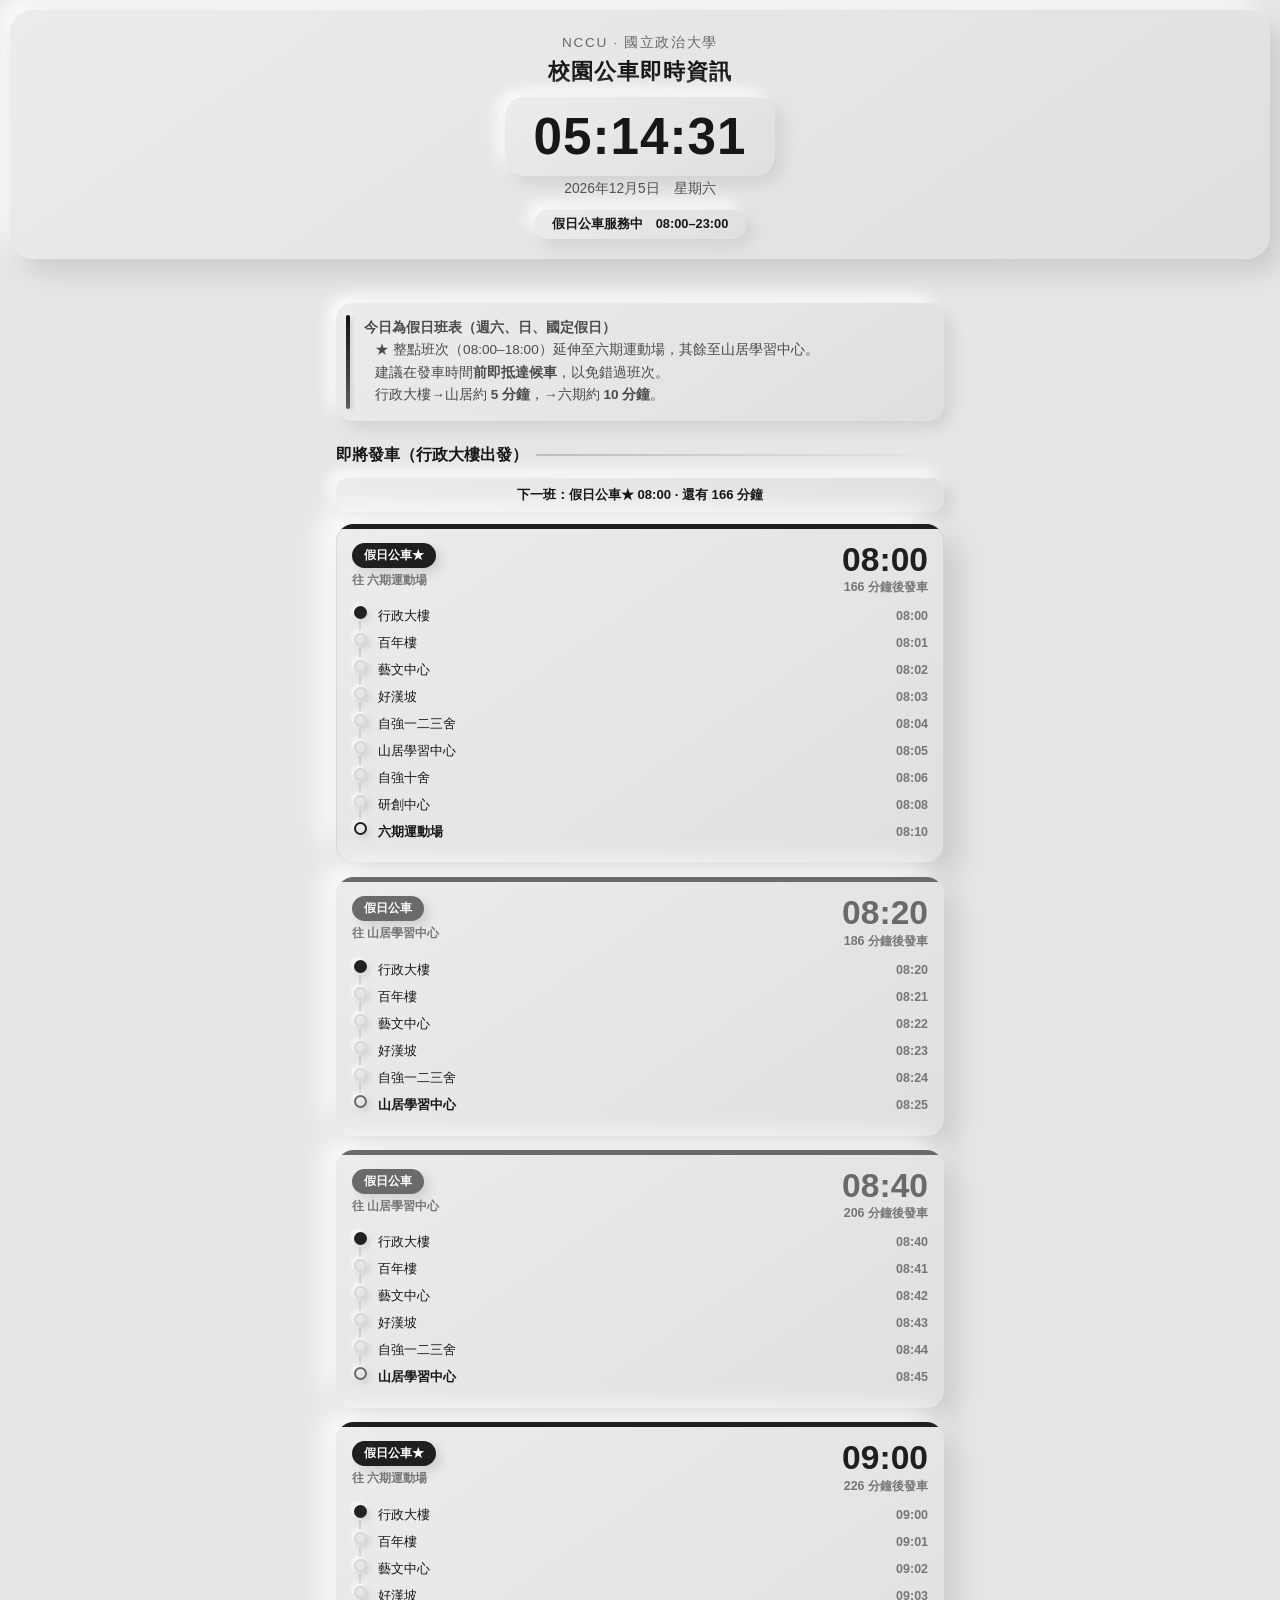
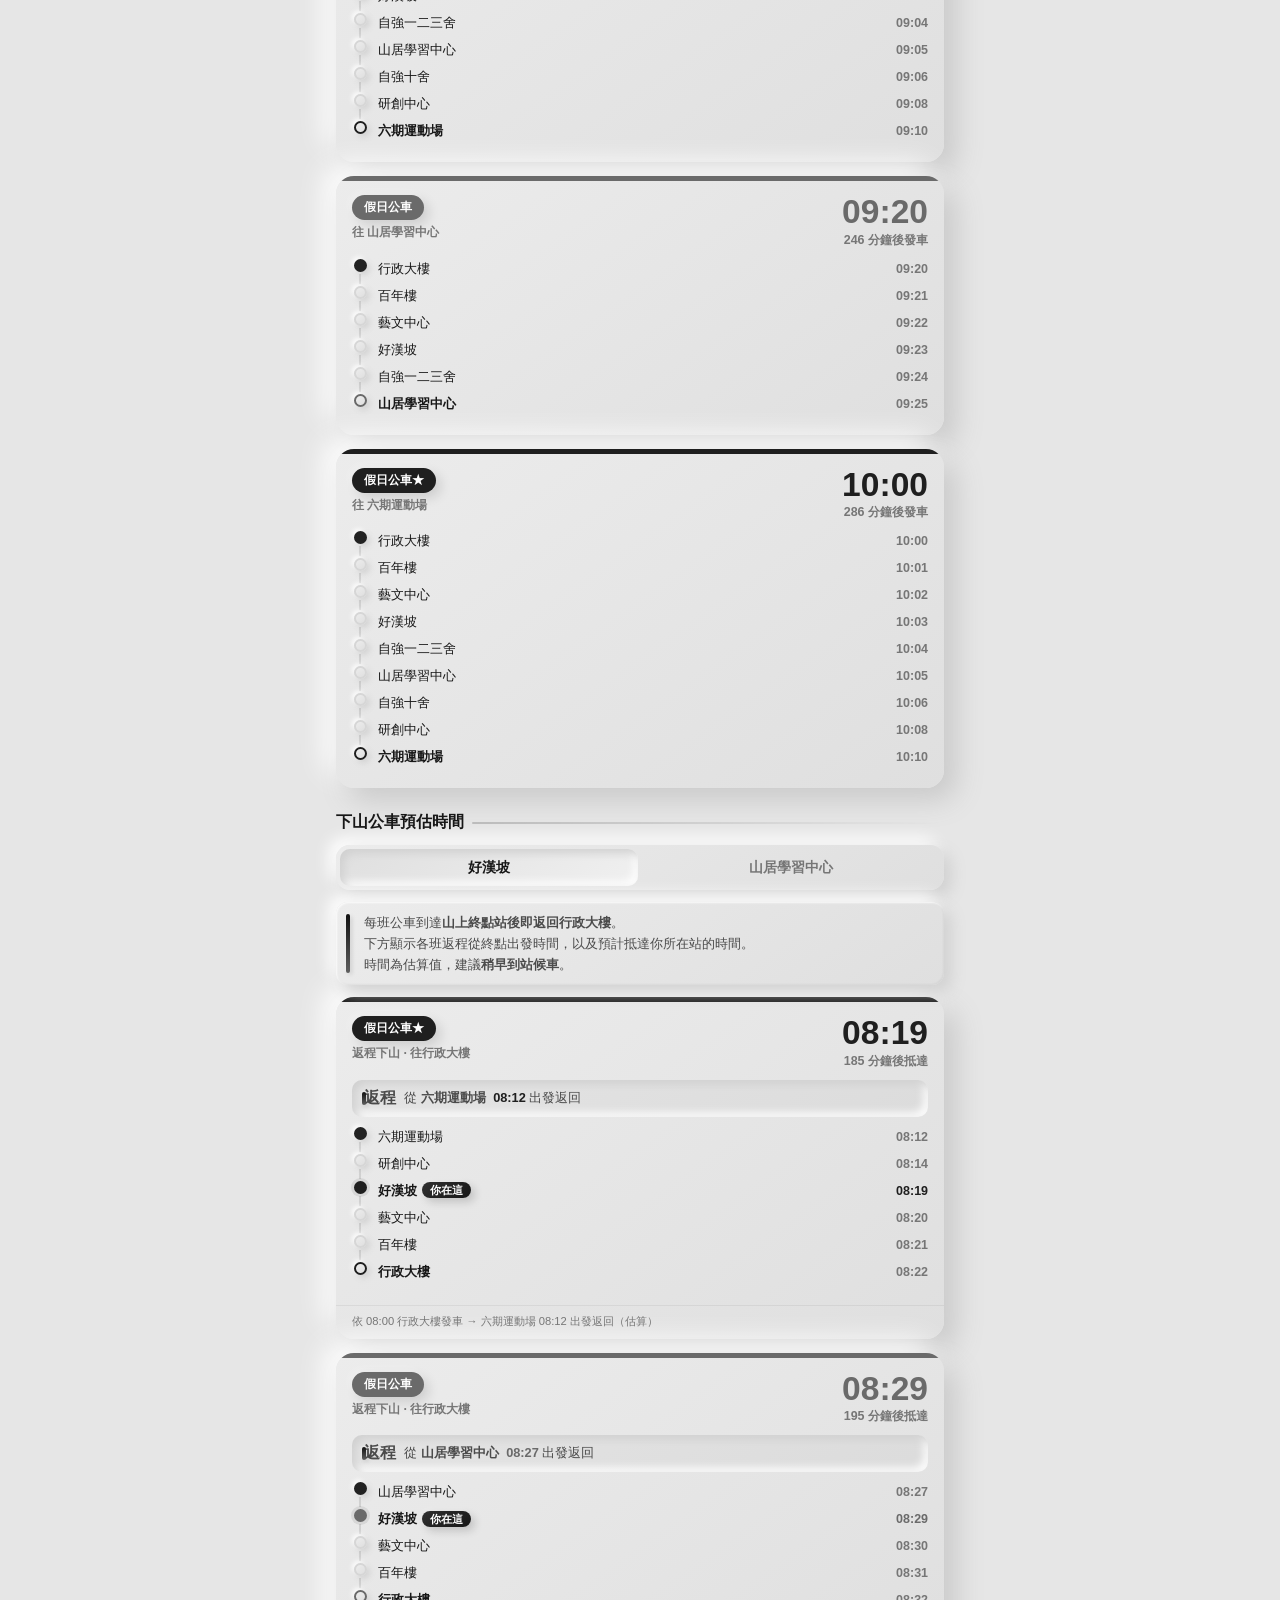
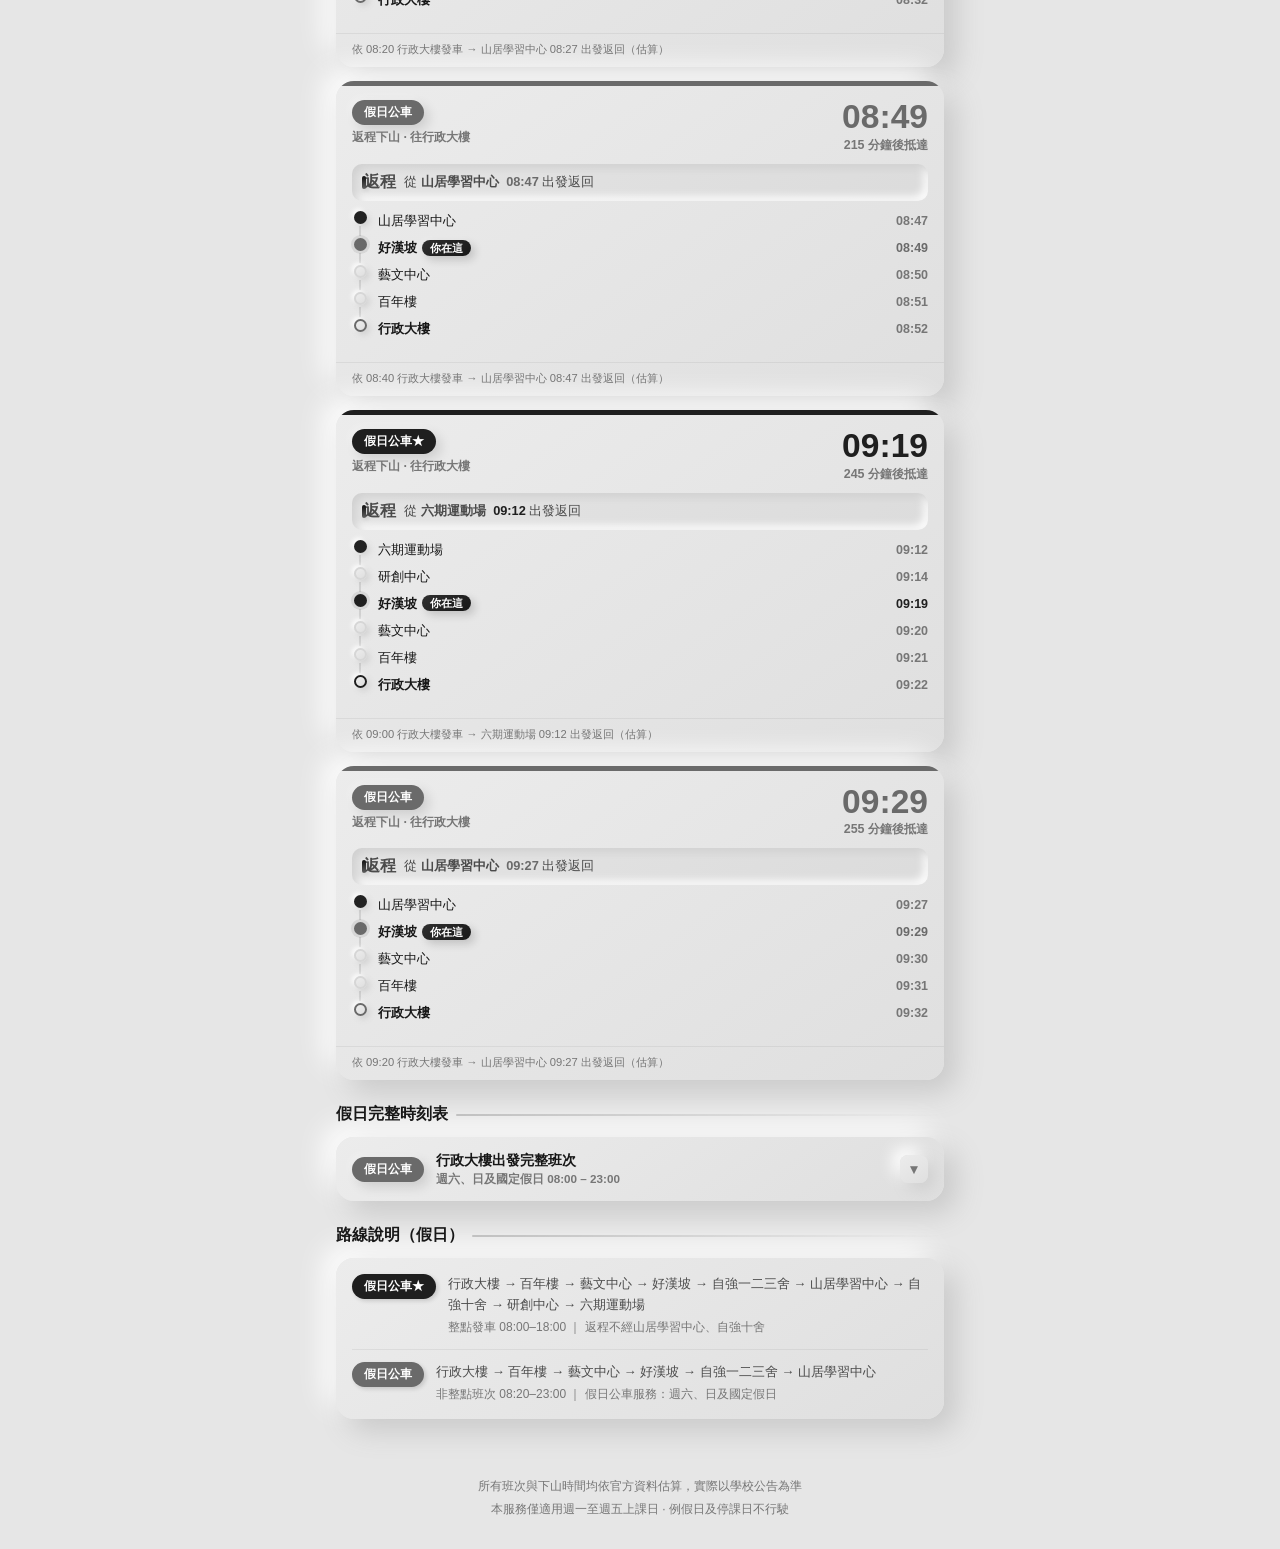
<file: NewUI-v1-neumorphism.html>
<!DOCTYPE html>
<html lang="zh-TW">
<head>
  <meta charset="UTF-8" />
  <meta name="viewport" content="width=device-width, initial-scale=1.0" />
  <title>政大校園公車即時資訊｜黑白簡約版</title>
  <style>
    /* ═══════════════════════════════════════════
       NEUMORPHISM (浮雕) DESIGN SYSTEM
    ═══════════════════════════════════════════ */
    :root {
      --r1:    #111111;
      --r2:    #2d2d2d;
      --r3:    #555555;
      --warn:  #2f2f2f;
      --danger:#111111;
      --bg:    #e6e6e6;
      --panel: #e9e9e9;
      --text:  #171717;
      --text-soft: #4b4b4b;
      --text-faint: #767676;
      --line: #d0d0d0;
      --line-strong: #222222;

      --shadow:    12px 12px 28px #c9c9c9, -12px -12px 28px #ffffff;
      --shadow-sm: 7px 7px 16px #d0d0d0, -7px -7px 16px #ffffff;
      --inset:     inset 4px 4px 9px #d0d0d0, inset -4px -4px 9px #ffffff;
      --soft-fill: linear-gradient(145deg, #ececec, #dfdfdf);

      --clay-radius: 18px;
      --clay-border: none;
      --clay-shadow:    var(--shadow);
      --clay-shadow-sm: var(--shadow-sm);
    }

    *, *::before, *::after { box-sizing: border-box; margin: 0; padding: 0; }

    body {
      font-family: 'Noto Sans TC', -apple-system, BlinkMacSystemFont, 'Segoe UI', sans-serif;
      background: var(--bg);
      color: var(--text);
      min-height: 100vh;
    }

    /* ── HEADER ─────────────────────────────── */
    header {
      background: transparent;
      color: var(--text);
      padding: 10px 10px 28px;
      text-align: center;
      box-shadow: none;
      position: relative;
      border-bottom: none;
    }
    header::before, header::after { display: none; }
    .header-inner {
      position: relative;
      z-index: 1;
      max-width: 1280px;
      margin: 0 auto;
      padding: 24px 24px 20px;
      border-radius: 24px;
      background: var(--soft-fill);
      box-shadow: var(--shadow);
    }
    .header-logo  { font-size: .85rem; letter-spacing: .12em; opacity: .6; margin-bottom: 4px; }
    .header-title { font-size: 1.4rem; font-weight: 800; letter-spacing: .04em; }
    .clock {
      font-size: 3.2rem; font-weight: 900;
      font-variant-numeric: tabular-nums;
      letter-spacing: .02em;
      margin: 10px auto 4px;
      display: inline-block;
      padding: 10px 28px;
      border-radius: 20px;
      color: var(--text);
      background: var(--soft-fill);
      border: none;
      box-shadow: var(--shadow-sm);
    }
    .date-str { font-size: .86rem; opacity: .7; font-weight: 500; }
    .school-pill {
      display: inline-flex; align-items: center; gap: 6px;
      margin-top: 12px; padding: 6px 18px;
      border-radius: 999px;
      font-size: .8rem; font-weight: 700;
      background: var(--soft-fill);
      color: var(--text);
      border: none;
      box-shadow: var(--shadow-sm);
    }
    .pill-on  { color: var(--text); }
    .pill-off { color: var(--text-faint); }

    /* ── LAYOUT ─────────────────────────────── */
    main { max-width: 640px; margin: 0 auto; padding: 16px; }

    /* ── CLAY CARD BASE ─────────────────────── */
    .clay-card {
      border-radius: var(--clay-radius);
      box-shadow: var(--shadow);
      background: var(--soft-fill);
    }

    /* ── SECTION TITLE ──────────────────────── */
    .sec-title {
      display: flex; align-items: center; gap: 8px;
      font-size: 1rem; font-weight: 800;
      color: var(--text);
      margin: 24px 0 12px;
    }
    .sec-title::after {
      content: ''; flex: 1; height: 2px;
      background: linear-gradient(to right, rgba(0,0,0,0.18), transparent);
      border-radius: 999px;
    }

    /* ── TIP BOX ────────────────────────────── */
    .tip-box {
      border-radius: var(--clay-radius);
      box-shadow: var(--shadow-sm);
      padding: 14px 16px;
      font-size: .85rem;
      line-height: 1.65;
      margin-bottom: 20px;
      font-weight: 500;
      background: var(--soft-fill) !important;
      color: var(--text-soft) !important;
      border: none !important;
      box-shadow: var(--shadow-sm) !important;
      position: relative;
      overflow: hidden;
    }
    .tip-box strong { font-weight: 800; }

    /* ── NEXT BANNER ────────────────────────── */
    .next-banner {
      background: var(--soft-fill);
      box-shadow: var(--shadow-sm);
      border-radius: 12px;
      padding: 8px 14px;
      font-size: .82rem; font-weight: 800;
      color: var(--text);
      text-align: center;
      margin-bottom: 12px;
    }

    /* ── BUS CARD ───────────────────────────── */
    .bus-card {
      border-radius: var(--clay-radius);
      box-shadow: var(--shadow);
      background: var(--soft-fill);
      margin-bottom: 14px;
      overflow: hidden;
      transition: transform .2s cubic-bezier(.34,1.56,.64,1), box-shadow .2s;
      border: none;
    }
    .bus-card:hover { transform: translateY(-4px); }
    .bus-card.next-up {
      box-shadow: 14px 14px 30px #c8c8c8, -14px -14px 30px #ffffff, inset 0 0 0 1px rgba(17,17,17,0.08);
    }
    .bus-accent { height: 5px; border-radius: 0; }
    .card-top {
      display: flex; justify-content: space-between; align-items: flex-start;
      padding: 14px 16px 10px;
    }
    .route-badge {
      display: inline-flex; align-items: center;
      padding: 4px 12px; border-radius: 999px;
      font-size: .78rem; font-weight: 800;
      color: #fff;
      box-shadow: 5px 5px 12px rgba(0,0,0,0.12), -3px -3px 8px rgba(255,255,255,0.25);
    }
    .route-name { font-size: .78rem; color: var(--text-faint); margin-top: 4px; font-weight: 600; }
    .dep-block  { text-align: right; }
    .dep-time {
      font-size: 2.1rem; font-weight: 900;
      font-variant-numeric: tabular-nums; line-height: 1;
    }
    .countdown {
      font-size: .78rem; color: var(--text-faint);
      margin-top: 3px;
      font-variant-numeric: tabular-nums; font-weight: 600;
    }
    .cd-urgent { color: var(--text); font-weight: 800; }
    .cd-soon   { color: var(--text-soft); font-weight: 700; }
    @keyframes pulse { 0%,100%{opacity:1} 50%{opacity:.5} }

    /* ── STOP TIMELINE ──────────────────────── */
    .stops-wrap { padding: 0 16px 14px; }
    .stop-row { display: flex; align-items: stretch; gap: 10px; }
    .stop-spine {
      display: flex; flex-direction: column; align-items: center;
      width: 16px; flex-shrink: 0;
    }
    .stop-dot {
      width: 13px; height: 13px;
      border-radius: 50%;
      border: 2px solid #d6d6d6;
      background: var(--soft-fill); flex-shrink: 0;
      box-shadow: 3px 3px 6px #d1d1d1, -2px -2px 5px #ffffff;
    }
    .dot-start { border-color: var(--line-strong); background: var(--line-strong); }
    .dot-end   { border-color: currentColor; }
    .spine-line { flex: 1; width: 2px; background: rgba(0,0,0,0.1); margin: 2px 0; min-height: 8px; }
    .stop-info {
      flex: 1; display: flex;
      justify-content: space-between; align-items: center;
      padding: 1px 0 8px;
    }
    .stop-name-txt { font-size: .83rem; font-weight: 500; }
    .stop-name-txt.bold { font-weight: 800; }
    .stop-eta-txt { font-size: .78rem; color: var(--text-faint); font-variant-numeric: tabular-nums; font-weight: 600; }

    /* ── TABS ───────────────────────────────── */
    .tab-bar {
      display: flex; gap: 4px;
      background: var(--soft-fill);
      border-radius: 14px; padding: 4px;
      margin-bottom: 12px;
      box-shadow: var(--shadow-sm);
      border: none;
    }
    .tab-btn {
      flex: 1; padding: 9px 4px;
      border: none;
      background: none; border-radius: 10px;
      cursor: pointer;
      font-family: inherit;
      font-size: .88rem; font-weight: 700;
      color: var(--text-faint);
      transition: all .2s;
    }
    .tab-btn:hover:not(.active) { color: var(--text); }
    .tab-btn.active {
      background: linear-gradient(145deg, #dfdfdf, #f0f0f0);
      color: var(--text); font-weight: 800;
      box-shadow: var(--inset);
    }
    .tab-btn:focus-visible { outline: 3px solid var(--line-strong); outline-offset: 2px; }

    /* ── INFO BOX ───────────────────────────── */
    .info-box {
      background: var(--soft-fill);
      box-shadow: var(--shadow-sm);
      border-radius: 12px;
      padding: 10px 14px;
      font-size: .82rem; color: var(--text-soft);
      margin-bottom: 12px;
      line-height: 1.6; font-weight: 500;
      border: none;
    }

    /* ── SCHEDULE ACCORDION ─────────────────── */
    .sched-card {
      border-radius: var(--clay-radius);
      box-shadow: var(--shadow);
      background: var(--soft-fill);
      margin-bottom: 12px; overflow: hidden;
      border: none;
    }
    .sched-head {
      display: flex; align-items: center; gap: 12px;
      padding: 14px 16px;
      cursor: pointer; user-select: none;
      transition: background .15s;
    }
    .sched-head:hover { background: rgba(0,0,0,0.02); }
    .sched-meta { flex: 1; }
    .sched-dest  { font-size: .9rem; font-weight: 800; color: var(--text); }
    .sched-hours { font-size: .73rem; color: var(--text-faint); margin-top: 2px; font-weight: 600; }
    .sched-toggle {
      font-size: .85rem; color: var(--text-faint);
      transition: transform .25s cubic-bezier(.34,1.56,.64,1);
      width: 28px; height: 28px;
      display: flex; align-items: center; justify-content: center;
      border-radius: 8px;
      box-shadow: var(--shadow-sm);
      border: none;
      background: var(--soft-fill);
    }
    .sched-toggle.open { transform: rotate(180deg); }
    .sched-body { padding: 0 16px 16px; display: none; }
    .sched-body.open { display: block; }
    .sched-note {
      font-size: .78rem; color: var(--text-soft);
      margin-bottom: 10px; padding: 8px 12px;
      background: rgba(0,0,0,0.03);
      border-radius: 10px;
      line-height: 1.6;
      box-shadow: var(--inset);
    }

    /* ── TIME CHIPS ─────────────────────────── */
    .time-grid { display: flex; flex-wrap: wrap; gap: 6px; margin-top: 6px; }
    .t-chip {
      padding: 5px 10px; border-radius: 10px;
      font-size: .78rem; font-variant-numeric: tabular-nums;
      color: var(--text); background: var(--soft-fill);
      font-weight: 600;
      box-shadow: 2px 2px 5px #d4d4d4, -1px -1px 4px #ffffff;
      border: none;
      transition: transform .15s;
    }
    .t-chip:hover { transform: translateY(-1px); }
    .t-chip.past { color: var(--text-faint); box-shadow: var(--inset); }
    .t-chip.nxt  {
      background: linear-gradient(145deg, #dcdcdc, #f3f3f3);
      color: var(--text); font-weight: 800;
      box-shadow: var(--inset);
      transform: scale(1.08);
    }
    .t-chip.eve  {
      box-shadow: 4px 4px 10px #d3d3d3, -4px -4px 10px #ffffff, inset 0 0 0 1px rgba(17,17,17,0.08);
    }

    .t-chip-yellow {
      padding: 5px 10px; border-radius: 10px;
      font-size: .78rem; font-variant-numeric: tabular-nums;
      color: var(--text); background: linear-gradient(145deg, #dddddd, #efefef);
      font-weight: 600;
      box-shadow: 2px 2px 5px #d4d4d4, -1px -1px 4px #ffffff;
      border: none;
      transition: transform .15s;
    }
    .t-chip-yellow:hover { transform: translateY(-1px); }
    .t-chip-yellow.nxt  {
      background: linear-gradient(145deg, #d7d7d7, #f2f2f2);
      color: var(--text); font-weight: 800;
      box-shadow: var(--inset); transform: scale(1.08);
    }
    .t-chip-yellow.past { color: var(--text-faint); box-shadow: var(--inset); }

    /* ── LEGEND ─────────────────────────────── */
    .legend {
      border-radius: var(--clay-radius);
      box-shadow: var(--shadow);
      background: var(--soft-fill);
      padding: 16px; margin-bottom: 12px;
      border: none;
    }
    .leg-row {
      display: flex; align-items: flex-start; gap: 12px;
      margin-bottom: 12px; padding-bottom: 12px;
      border-bottom: 1px solid rgba(0,0,0,0.06);
    }
    .leg-row:last-child { margin: 0; padding: 0; border: none; }
    .leg-badge {
      padding: 4px 12px; border-radius: 999px;
      font-size: .76rem; font-weight: 800; color: #fff;
      white-space: nowrap;
      box-shadow: 2px 2px 4px rgba(0,0,0,0.15);
      flex-shrink: 0;
    }
    .leg-info { font-size: .82rem; color: var(--text-soft); line-height: 1.55; }
    .leg-stops { font-size: .75rem; color: var(--text-faint); margin-top: 3px; }

    /* ── NO SERVICE ─────────────────────────── */
    .no-svc {
      text-align: center; padding: 48px 20px;
      background: var(--soft-fill);
      border-radius: var(--clay-radius);
      box-shadow: var(--shadow);
      color: var(--text-faint);
      border: none;
    }
    .no-svc .ttl { font-size: 1.1rem; font-weight: 800; color: var(--text); margin: 0 0 6px; }
    .no-svc .sub { font-size: .85rem; line-height: 1.55; }

    /* ── FOOTER ─────────────────────────────── */
    footer {
      text-align: center; padding: 28px 16px;
      color: var(--text-faint); font-size: .75rem; line-height: 1.9;
      max-width: 640px; margin: 0 auto;
    }

    .dark-frame {
      position: relative;
      background: var(--soft-fill);
      box-shadow: var(--shadow-sm), inset 1px 1px 2px rgba(255,255,255,0.8), inset -1px -1px 2px rgba(0,0,0,0.05);
      padding-left: 28px;
    }

    .dark-frame::before {
      content: '';
      position: absolute;
      top: 12px;
      bottom: 12px;
      left: 10px;
      width: 4px;
      border-radius: 999px;
      background: linear-gradient(180deg, #111111, #5f5f5f);
      box-shadow: 2px 2px 4px rgba(0,0,0,0.12), -1px -1px 2px rgba(255,255,255,0.35);
    }

    .here-tag {
      font-size: .68rem;
      background: linear-gradient(145deg, #303030, #171717);
      color: #fff;
      border-radius: 999px;
      padding: 2px 8px;
      margin-left: 5px;
      vertical-align: middle;
      font-weight: 800;
      box-shadow: 4px 4px 8px rgba(0,0,0,0.16), -2px -2px 5px rgba(255,255,255,0.18);
    }

    .term-banner {
      display: flex;
      align-items: center;
      gap: 8px;
      background: rgba(0,0,0,0.03);
      border-radius: 10px;
      padding: 8px 12px;
      margin-bottom: 10px;
      font-size: .8rem;
      color: var(--text-soft);
      box-shadow: var(--inset);
    }

    .meta-note {
      font-size: .7rem;
      color: var(--text-faint);
      padding: 8px 16px 10px;
      border-top: 1px solid rgba(0,0,0,0.06);
      margin-top: 2px;
    }

    @media (prefers-reduced-motion: reduce) {
      .bus-card, .tab-btn, .t-chip, .t-chip-yellow { transition: none; }
    }
  </style>
</head>
<body>

<header>
  <div class="header-inner">
    <div class="header-logo">NCCU · 國立政治大學</div>
    <div class="header-title">校園公車即時資訊</div>
    <div class="clock" id="clock">--:--:--</div>
    <div class="date-str" id="date-str">載入中...</div>
    <div id="school-pill" class="school-pill"></div>
  </div>
</header>

<main id="main"></main>

<footer>
  所有班次與下山時間均依官方資料估算，實際以學校公告為準<br>
  本服務僅適用週一至週五上課日 · 例假日及停課日不行駛
</footer>

<script>
const ROUTES = {
  r1: {
    id: 'r1', badge: '政大一路', color: '#111111',
    dest: '好漢坡', svcEnd: 17*60+55,
    svcHours: '07:30 – 17:55',
    note: '尖峰（整點前後30分）每5分一班；離峰每8分一班',
    routeDesc: '行政大樓 → 百年樓 → 藝文中心 → 好漢坡',
    stops: [
      { name:'行政大樓', off:0 },
      { name:'百年樓',   off:1 },
      { name:'藝文中心', off:2 },
      { name:'好漢坡',   off:3 },
    ],
    terminus: '好漢坡',
    terminusArrOff: 3,
    terminusDepOff: 4,
    downAt: { '好漢坡': 4 },
    returnStops: [
      { name:'好漢坡',   off:0 },
      { name:'藝文中心', off:1 },
      { name:'百年樓',   off:2 },
      { name:'行政大樓', off:3 },
    ],
  },
  r2: {
    id: 'r2', badge: '政大二路', color: '#2d2d2d',
    dest: '六期運動場', svcEnd: 21*60+30,
    svcHours: '07:30 – 21:30',
    note: '返程（下山）不經山居學習中心、自強十舍',
    routeDesc: '行政大樓 → 百年樓 → 藝文中心 → 好漢坡 → 自強一二三舍 → 山居學習中心 → 自強十舍 → 研創中心 → 六期運動場',
    stops: [
      { name:'行政大樓',     off:0  },
      { name:'百年樓',       off:1  },
      { name:'藝文中心',     off:2  },
      { name:'好漢坡',       off:3  },
      { name:'自強一二三舍', off:4  },
      { name:'山居學習中心', off:5  },
      { name:'自強十舍',     off:6  },
      { name:'研創中心',     off:8  },
      { name:'六期運動場',   off:10 },
    ],
    terminus: '六期運動場',
    terminusArrOff: 10,
    terminusDepOff: 12,
    downAt: { '好漢坡': 19 },
    returnStops: [
      { name:'六期運動場', off:0 },
      { name:'研創中心',   off:2 },
      { name:'好漢坡',     off:7 },
      { name:'藝文中心',   off:8 },
      { name:'百年樓',     off:9 },
      { name:'行政大樓',   off:10 },
    ],
  },
  r3: {
    id: 'r3', badge: '政大三路', color: '#555555',
    dest: '山居學習中心', svcEnd: 23*60,
    svcHours: '08:10 – 23:00',
    note: '18:00後班次密集；返程不停自強十舍',
    routeDesc: '行政大樓 → 百年樓 → 藝文中心 → 好漢坡 → 自強一二三舍 → 山居學習中心',
    stops: [
      { name:'行政大樓',     off:0 },
      { name:'百年樓',       off:1 },
      { name:'藝文中心',     off:2 },
      { name:'好漢坡',       off:3 },
      { name:'自強一二三舍', off:4 },
      { name:'山居學習中心', off:5 },
    ],
    terminus: '山居學習中心',
    terminusArrOff: 5,
    terminusDepOff: 7,
    downAt: { '山居學習中心': 7, '好漢坡': 9 },
    returnStops: [
      { name:'山居學習中心', off:0 },
      { name:'好漢坡',       off:2 },
      { name:'藝文中心',     off:3 },
      { name:'百年樓',       off:4 },
      { name:'行政大樓',     off:5 },
    ],
  },
  rh2: {
    id: 'rh2', badge: '假日公車★', color: '#1f1f1f',
    dest: '六期運動場', svcEnd: 18*60,
    svcHours: '08:00 – 18:00（整點班次）',
    note: '黃底班次：延伸至六期運動場；返程不經山居學習中心、自強十舍',
    routeDesc: '行政大樓 → 百年樓 → 藝文中心 → 好漢坡 → 自強一二三舍 → 山居學習中心 → 自強十舍 → 研創中心 → 六期運動場',
    stops: [
      { name:'行政大樓',     off:0  },
      { name:'百年樓',       off:1  },
      { name:'藝文中心',     off:2  },
      { name:'好漢坡',       off:3  },
      { name:'自強一二三舍', off:4  },
      { name:'山居學習中心', off:5  },
      { name:'自強十舍',     off:6  },
      { name:'研創中心',     off:8  },
      { name:'六期運動場',   off:10 },
    ],
    terminus: '六期運動場',
    terminusArrOff: 10,
    terminusDepOff: 12,
    downAt: { '好漢坡': 19 },
    returnStops: [
      { name:'六期運動場', off:0  },
      { name:'研創中心',   off:2  },
      { name:'好漢坡',     off:7  },
      { name:'藝文中心',   off:8  },
      { name:'百年樓',     off:9  },
      { name:'行政大樓',   off:10 },
    ],
  },
  rh3: {
    id: 'rh3', badge: '假日公車', color: '#6a6a6a',
    dest: '山居學習中心', svcEnd: 23*60,
    svcHours: '08:20 – 23:00（非整點班次）',
    note: '一般班次：行至山居學習中心返回；返程不停自強十舍',
    routeDesc: '行政大樓 → 百年樓 → 藝文中心 → 好漢坡 → 自強一二三舍 → 山居學習中心',
    stops: [
      { name:'行政大樓',     off:0 },
      { name:'百年樓',       off:1 },
      { name:'藝文中心',     off:2 },
      { name:'好漢坡',       off:3 },
      { name:'自強一二三舍', off:4 },
      { name:'山居學習中心', off:5 },
    ],
    terminus: '山居學習中心',
    terminusArrOff: 5,
    terminusDepOff: 7,
    downAt: { '山居學習中心': 7, '好漢坡': 9 },
    returnStops: [
      { name:'山居學習中心', off:0 },
      { name:'好漢坡',       off:2 },
      { name:'藝文中心',     off:3 },
      { name:'百年樓',       off:4 },
      { name:'行政大樓',     off:5 },
    ],
  },
};

function genR1() {
  const peaks = [
    [7*60+45, 8*60+15],  [8*60+45, 9*60+15],
    [9*60+45,10*60+15],  [10*60+45,11*60+15],
    [11*60+45,12*60+15], [12*60+45,13*60+15],
    [13*60+45,14*60+15], [14*60+45,15*60+15],
    [15*60+45,16*60+15], [16*60+45,17*60+15],
  ];
  const inPeak = t => peaks.some(([s,e]) => t>=s && t<e);
  const out = [];
  let t = 7*60+30;
  while (t <= 17*60+55) { out.push(t); t += inPeak(t) ? 5 : 8; }
  return out;
}

function genR2() {
  return [
    7*60+30, 7*60+50,
    8*60+20, 8*60+40,
    9*60+20, 9*60+50,
    10*60+20,10*60+50,
    11*60+20,11*60+50,
    12*60+20,
    13*60+20,13*60+50,
    14*60+20,14*60+50,
    15*60+20,15*60+50,
    16*60+20,16*60+50,
    17*60+20,17*60+50,
    18*60+10,
    19*60+10,
    20*60+10,
    21*60+30,
  ];
}

function genR3() {
  const fixed = [
    8*60+10,
    9*60+30,
    10*60+10,10*60+30,
    11*60+10,11*60+30,
    12*60+10,
    13*60+10,13*60+30,
    14*60+10,14*60+30,
    15*60+10,15*60+30,
    16*60+30,
    17*60+10,17*60+30,
  ];
  const eve8=[], eve10=[], eve15=[];
  for (let t=18*60;  t<19*60;  t+=8 ) eve8.push(t);
  for (let t=19*60;  t<20*60;  t+=10) eve10.push(t);
  for (let t=20*60;  t<=23*60; t+=15) eve15.push(t);
  return [...new Set([...fixed,...eve8,...eve10,...eve15])].sort((a,b)=>a-b);
}

function genHoliday() {
  return [
    8*60,     8*60+20,  8*60+40,
    9*60,     9*60+20,  9*60+40,
    10*60,    10*60+20, 10*60+40, 11*60, 11*60+20,
    12*60,    12*60+20, 12*60+40,
    13*60,    13*60+20, 13*60+40,
    14*60,    14*60+20, 14*60+40,
    15*60,    15*60+20, 15*60+40,
    16*60,    16*60+20, 16*60+40, 17*60, 17*60+20,
    18*60,    18*60+20, 18*60+40,
    19*60,    19*60+20, 19*60+40,
    20*60,    20*60+20, 20*60+40,
    21*60,    21*60+20, 21*60+40,
    22*60,    22*60+15, 22*60+30, 22*60+45, 23*60,
  ];
}
function isHolidayYellow(t) { return t % 60 === 0 && t >= 8*60 && t <= 18*60; }
const ALL_HOLIDAY = genHoliday();

const DEPARTURES = {
  r1:  genR1(),
  r2:  genR2(),
  r3:  genR3(),
  rh2: ALL_HOLIDAY.filter(t =>  isHolidayYellow(t)),
  rh3: ALL_HOLIDAY.filter(t => !isHolidayYellow(t)),
};

const R3_EVENING_START = 18*60;

function getTW() {
  const now = new Date();
  const utc = now.getTime() + now.getTimezoneOffset()*60000;
  return new Date(utc + 8*3600000);
}
function toMin(tw) { return tw.getHours()*60 + tw.getMinutes(); }
function fmt(m) {
  return `${String(Math.floor(m/60)).padStart(2,'0')}:${String(m%60).padStart(2,'0')}`;
}
function isWeekday(tw) { const d=tw.getDay(); return d>=1&&d<=5; }
function fmtDate(tw) {
  const days=['日','一','二','三','四','五','六'];
  return `${tw.getFullYear()}年${tw.getMonth()+1}月${tw.getDate()}日　星期${days[tw.getDay()]}`;
}
function cdClass(diff) {
  if (diff<=2) return 'cd-urgent';
  if (diff<=8) return 'cd-soon';
  return '';
}
function cdText(diff) {
  if (diff<=0) return '即將發車';
  return `${diff} 分鐘後發車`;
}

function styleAttr(...rules) {
  const css = rules.filter(Boolean).join(';');
  return css ? `style="${css}"` : '';
}

function renderStops(stops, depMin, routeColor) {
  return stops.map((s, i) => {
    const isFirst = i===0, isLast = i===stops.length-1;
    const etaMin = depMin + s.off;
    const dotCls = isFirst ? 'stop-dot dot-start'
                 : isLast  ? 'stop-dot dot-end'
                 : 'stop-dot';
    const dotStyle = styleAttr(isLast && `border-color:${routeColor}`, isLast && `color:${routeColor}`);
    const lineHtml = isLast ? '' : '<div class="spine-line"></div>';
    const bold = isLast ? ' bold' : '';
    return `
      <div class="stop-row">
        <div class="stop-spine">
          <div class="${dotCls}" ${dotStyle}></div>
          ${lineHtml}
        </div>
        <div class="stop-info">
          <span class="stop-name-txt${bold}">${s.name}</span>
          <span class="stop-eta-txt">${fmt(etaMin)}</span>
        </div>
      </div>`;
  }).join('');
}

function busCard(routeId, depMin, curMin, isNextBus) {
  const r = ROUTES[routeId];
  const diff = depMin - curMin;
  const nextCls = isNextBus ? ' next-up' : '';
  return `
    <div class="bus-card${nextCls}">
      <div class="bus-accent" style="background:${r.color};"></div>
      <div class="card-top">
        <div>
          <span class="route-badge" style="background:${r.color};">${r.badge}</span>
          <div class="route-name">往 ${r.dest}</div>
        </div>
        <div class="dep-block">
          <div class="dep-time" style="color:${r.color};">${fmt(depMin)}</div>
          <div class="countdown ${cdClass(diff)}">${cdText(diff)}</div>
        </div>
      </div>
      <div class="stops-wrap">
        ${renderStops(r.stops, depMin, r.color)}
      </div>
    </div>`;
}

function renderUpcoming(curMin, routeIds) {
  routeIds = routeIds || ['r1','r2','r3'];
  const all = [];
  routeIds.forEach(id => {
    const r = ROUTES[id];
    DEPARTURES[id].filter(t => t>=curMin && t<=r.svcEnd)
      .slice(0, 3)
      .forEach(t => all.push({ id, t }));
  });
  all.sort((a,b)=>a.t-b.t);
  const shown = all.slice(0, 6);

  if (!shown.length) return `
    <div class="no-svc">
      <div class="ttl">今日班次已結束</div>
      <div class="sub">公車服務結束，明天上課日再見！</div>
    </div>`;

  const firstT = shown[0].t;
  const diff0  = firstT - curMin;
  const bannerHtml = `
    <div class="next-banner">
      下一班：${ROUTES[shown[0].id].badge} ${fmt(firstT)}
      ${diff0<=0 ? '（即將發車！）' : `· 還有 ${diff0} 分鐘`}
    </div>`;

  return bannerHtml + shown.map((b, i) =>
    busCard(b.id, b.t, curMin, i===0)
  ).join('');
}

function renderDownhill(curMin, selectedStop, routeIds) {
  routeIds = routeIds || ['r1','r2','r3'];
  const buses = [];
  routeIds.forEach(id => {
    const r = ROUTES[id];
    if (r.downAt[selectedStop] === undefined) return;
    DEPARTURES[id].filter(depT => depT <= r.svcEnd).forEach(depT => {
      const terminusDepT = depT + r.terminusDepOff;
      const passT        = depT + r.downAt[selectedStop];
      if (passT >= curMin) {
        buses.push({ id, r, depT, terminusDepT, passT });
      }
    });
  });
  buses.sort((a,b) => a.passT - b.passT);
  const shown = buses.slice(0, 5);

  if (!shown.length) return `
    <div style="text-align:center;padding:24px;color:#767676;font-size:.85rem;font-weight:600;">
      目前無下山班次估算資料
    </div>`;

  return shown.map(b => {
    const diff = b.passT - curMin;
    const isSameTerminus = (b.r.terminus === selectedStop);

    const stopsHtml = b.r.returnStops.map((s, i) => {
      const isFirst = i === 0, isLast = i === b.r.returnStops.length - 1;
      const isHere  = s.name === selectedStop;
      const etaMin  = b.terminusDepT + s.off;
      const dotCls  = isFirst ? 'stop-dot dot-start' : isLast ? 'stop-dot dot-end' : 'stop-dot';
      const dotStyle = styleAttr(
        isLast && `border-color:${b.r.color}`,
        isLast && `color:${b.r.color}`,
        isHere && `border-color:${b.r.color}`,
        isHere && `background:${b.r.color}`,
        isHere && 'box-shadow:0 0 0 3px rgba(0,0,0,0.08)'
      );
      const lineHtml = isLast ? '' : '<div class="spine-line"></div>';
      const hereTag  = isHere && !isSameTerminus
        ? '<span class="here-tag">你在這</span>'
        : '';
      const nameBold = (isHere || isLast) ? ' bold' : '';
      return `
        <div class="stop-row">
          <div class="stop-spine">
            <div class="${dotCls}" ${dotStyle}></div>
            ${lineHtml}
          </div>
          <div class="stop-info">
            <span class="stop-name-txt${nameBold}">${s.name}${hereTag}</span>
            <span class="stop-eta-txt" ${styleAttr(isHere && `color:${b.r.color}`, isHere && 'font-weight:800')}>${fmt(etaMin)}</span>
          </div>
        </div>`;
    }).join('');

    const termBanner = `
      <div class="term-banner dark-frame">
        <span style="font-size:1rem;font-weight:800;">返程</span>
        <span>從 <strong>${b.r.terminus}</strong>
          <span ${styleAttr(`color:${b.r.color}`, 'font-weight:800', 'margin-left:4px')}>${fmt(b.terminusDepT)}</span>
          出發返回
        </span>
      </div>`;

    return `
      <div class="bus-card">
        <div class="bus-accent" style="background:${b.r.color};"></div>
        <div class="card-top">
          <div>
            <span class="route-badge" style="background:${b.r.color};">${b.r.badge}</span>
            <div class="route-name">返程下山 · 往行政大樓</div>
          </div>
          <div class="dep-block">
            <div class="dep-time" style="color:${b.r.color};">${fmt(b.passT)}</div>
            <div class="countdown ${cdClass(diff)}">
              ${diff<=0 ? '即將抵達' : `${diff} 分鐘後抵達`}
            </div>
          </div>
        </div>
        <div class="stops-wrap">
          ${termBanner}${stopsHtml}
        </div>
        <div class="meta-note">
          依 ${fmt(b.depT)} 行政大樓發車 → ${b.r.terminus} ${fmt(b.terminusDepT)} 出發返回（估算）
        </div>
      </div>`;
  }).join('');
}

function renderFullSchedule(curMin) {
  return ['r1','r2','r3'].map(id => {
    const r = ROUTES[id];
    const times = DEPARTURES[id];
    const chipsHtml = times.map(t => {
      let cls = 't-chip';
      if (t < curMin - 3)               cls += ' past';
      else if (t>=curMin && t<=curMin+2) cls += ' nxt';
      else if (id==='r3' && t>=R3_EVENING_START) cls += ' eve';
      return `<span class="${cls}">${fmt(t)}</span>`;
    }).join('');

    return `
      <div class="sched-card">
        <div class="sched-head" onclick="togSched('${id}')">
          <span class="route-badge" style="background:${r.color};">${r.badge}</span>
          <div class="sched-meta">
            <div class="sched-dest">往 ${r.dest}</div>
            <div class="sched-hours">${r.svcHours}</div>
          </div>
          <span class="sched-toggle" id="tog-${id}">▼</span>
        </div>
        <div class="sched-body" id="body-${id}">
          <div class="sched-note">${r.note}</div>
          <div class="time-grid">${chipsHtml}</div>
          ${id==='r3' ? '<div style="margin-top:8px;font-size:.72rem;color:#767676;">深色外框 = 晚間密集班次</div>' : ''}
        </div>
      </div>`;
  }).join('');
}

function renderHolidaySchedule(curMin) {
  const chipsHtml = ALL_HOLIDAY.map(t => {
    const isYellow = isHolidayYellow(t);
    let cls = isYellow ? 't-chip t-chip-yellow' : 't-chip';
    if (t < curMin - 3)               cls += ' past';
    else if (t>=curMin && t<=curMin+2) cls = (isYellow ? 't-chip-yellow' : 't-chip') + ' nxt';
    const suffix = isYellow ? ' ★' : '';
    return `<span class="${cls}" title="${isYellow?'黃底班次：往六期運動場':'往山居學習中心'}">${fmt(t)}${suffix}</span>`;
  }).join('');

  return `
    <div class="sched-card">
      <div class="sched-head" onclick="togSched('holiday')">
        <span class="route-badge" style="background:#6a6a6a;">假日公車</span>
        <div class="sched-meta">
          <div class="sched-dest">行政大樓出發完整班次</div>
          <div class="sched-hours">週六、日及國定假日 08:00 – 23:00</div>
        </div>
        <span class="sched-toggle" id="tog-holiday">▼</span>
      </div>
      <div class="sched-body" id="body-holiday">
        <div class="sched-note dark-frame">
          <strong>深色★</strong>：整點班次（08:00–18:00），延伸至六期運動場<br>
          淺灰班次：至山居學習中心後返回
        </div>
        <div class="time-grid">${chipsHtml}</div>
      </div>
    </div>`;
}

function renderHolidayLegend() {
  return `
    <div class="legend">
      <div class="leg-row">
        <span class="leg-badge" style="background:#1f1f1f;">假日公車★</span>
        <div class="leg-info">
          <div>行政大樓 → 百年樓 → 藝文中心 → 好漢坡 → 自強一二三舍 → 山居學習中心 → 自強十舍 → 研創中心 → 六期運動場</div>
          <div class="leg-stops">整點發車 08:00–18:00 ｜ 返程不經山居學習中心、自強十舍</div>
        </div>
      </div>
      <div class="leg-row">
        <span class="leg-badge" style="background:#6a6a6a;">假日公車</span>
        <div class="leg-info">
          <div>行政大樓 → 百年樓 → 藝文中心 → 好漢坡 → 自強一二三舍 → 山居學習中心</div>
          <div class="leg-stops">非整點班次 08:20–23:00 ｜ 假日公車服務：週六、日及國定假日</div>
        </div>
      </div>
    </div>`;
}

function renderLegend() {
  return `
    <div class="legend">
      ${['r1','r2','r3'].map(id => {
        const r = ROUTES[id];
        return `
          <div class="leg-row">
            <span class="leg-badge" style="background:${r.color};">${r.badge}</span>
            <div class="leg-info">
              <div>${r.routeDesc}</div>
              <div class="leg-stops">${r.svcHours} ｜ ${r.note}</div>
            </div>
          </div>`;
      }).join('')}
    </div>`;
}

let selDownStop = '好漢坡';
let initRender  = true;

function render() {
  const tw     = getTW();
  const curMin = toMin(tw);
  const hh = String(tw.getHours()).padStart(2,'0');
  const mm = String(tw.getMinutes()).padStart(2,'0');
  const ss = String(tw.getSeconds()).padStart(2,'0');
  document.getElementById('clock').textContent = `${hh}:${mm}:${ss}`;
  document.getElementById('date-str').textContent = fmtDate(tw);
  const pill    = document.getElementById('school-pill');
  const weekend = !isWeekday(tw);
  if (!weekend) {
    pill.className   = 'school-pill pill-on';
    pill.textContent = '上課日　平日公車服務中';
  } else {
    pill.className   = 'school-pill pill-on';
    pill.textContent = '假日公車服務中　08:00–23:00';
  }
  if (!initRender) return;
  initRender = false;
  const main = document.getElementById('main');
  const HOLIDAY_ROUTES = ['rh2','rh3'];
  if (weekend) {
    main.innerHTML = `
      <div class="tip-box dark-frame">
        <strong>今日為假日班表（週六、日、國定假日）</strong><br>
        &nbsp;&nbsp;&nbsp;★ 整點班次（08:00–18:00）延伸至六期運動場，其餘至山居學習中心。<br>
        &nbsp;&nbsp;&nbsp;建議在發車時間<strong>前即抵達候車</strong>，以免錯過班次。<br>
        &nbsp;&nbsp;&nbsp;行政大樓→山居約 <strong>5 分鐘</strong>，→六期約 <strong>10 分鐘</strong>。
      </div>
      <div class="sec-title">即將發車（行政大樓出發）</div>
      <div id="upcoming-wrap">${renderUpcoming(curMin, HOLIDAY_ROUTES)}</div>
      <div class="sec-title">下山公車預估時間</div>
      <div class="tab-bar">
        <button class="tab-btn ${selDownStop==='好漢坡'?'active':''}" onclick="selStop('好漢坡')">好漢坡</button>
        <button class="tab-btn ${selDownStop==='山居學習中心'?'active':''}" onclick="selStop('山居學習中心')">山居學習中心</button>
      </div>
      <div class="info-box dark-frame">
        每班公車到達<strong>山上終點站後即返回行政大樓</strong>。<br>
        下方顯示各班返程從終點出發時間，以及預計抵達你所在站的時間。<br>
        時間為估算值，建議<strong>稍早到站候車</strong>。
      </div>
      <div id="downhill-wrap">${renderDownhill(curMin, selDownStop, HOLIDAY_ROUTES)}</div>
      <div class="sec-title">假日完整時刻表</div>
      ${renderHolidaySchedule(curMin)}
      <div class="sec-title">路線說明（假日）</div>
      ${renderHolidayLegend()}
    `;
  } else {
    main.innerHTML = `
      <div class="tip-box dark-frame">
        <strong>候車小提示：</strong>建議在發車時間<strong>前即抵達候車</strong>，以免錯過班次。<br>
        &nbsp;&nbsp;&nbsp;一路：行政大樓→好漢坡約 <strong>3 分鐘</strong>。<br>
        &nbsp;&nbsp;&nbsp;二、三路：行政大樓→山居學習中心約 <strong>5 分鐘</strong>。
      </div>
      <div class="sec-title">即將發車（行政大樓出發）</div>
      <div id="upcoming-wrap">${renderUpcoming(curMin)}</div>
      <div class="sec-title">下山公車預估時間</div>
      <div class="tab-bar">
        <button class="tab-btn ${selDownStop==='好漢坡'?'active':''}" onclick="selStop('好漢坡')">好漢坡</button>
        <button class="tab-btn ${selDownStop==='山居學習中心'?'active':''}" onclick="selStop('山居學習中心')">山居學習中心</button>
      </div>
      <div class="info-box dark-frame">
        每班公車到達<strong>山上終點站後即返回行政大樓</strong>。<br>
        下方顯示各班返程從終點出發時間，以及預計抵達你所在站的時間。<br>
        時間為估算值，建議<strong>稍早到站候車</strong>。
      </div>
      <div id="downhill-wrap">${renderDownhill(curMin, selDownStop)}</div>
      <div class="sec-title">完整時刻表</div>
      ${renderFullSchedule(curMin)}
      <div class="sec-title">路線說明</div>
      ${renderLegend()}
    `;
  }
}

function togSched(id) {
  document.getElementById(`body-${id}`).classList.toggle('open');
  document.getElementById(`tog-${id}`).classList.toggle('open');
}

function selStop(stop) {
  selDownStop = stop;
  const tw  = getTW();
  const rIds = !isWeekday(tw) ? ['rh2','rh3'] : ['r1','r2','r3'];
  document.getElementById('downhill-wrap').innerHTML =
    renderDownhill(toMin(tw), stop, rIds);
  document.querySelectorAll('.tab-btn').forEach(btn => {
    btn.classList.toggle('active', btn.textContent === stop);
  });
}

render();
setInterval(() => {
  const tw = getTW();
  const hh = String(tw.getHours()).padStart(2,'0');
  const mm = String(tw.getMinutes()).padStart(2,'0');
  const ss = String(tw.getSeconds()).padStart(2,'0');
  document.getElementById('clock').textContent = `${hh}:${mm}:${ss}`;
}, 1000);
setInterval(() => { initRender = true; render(); }, 60000);
</script>
</body>
</html>
</file>
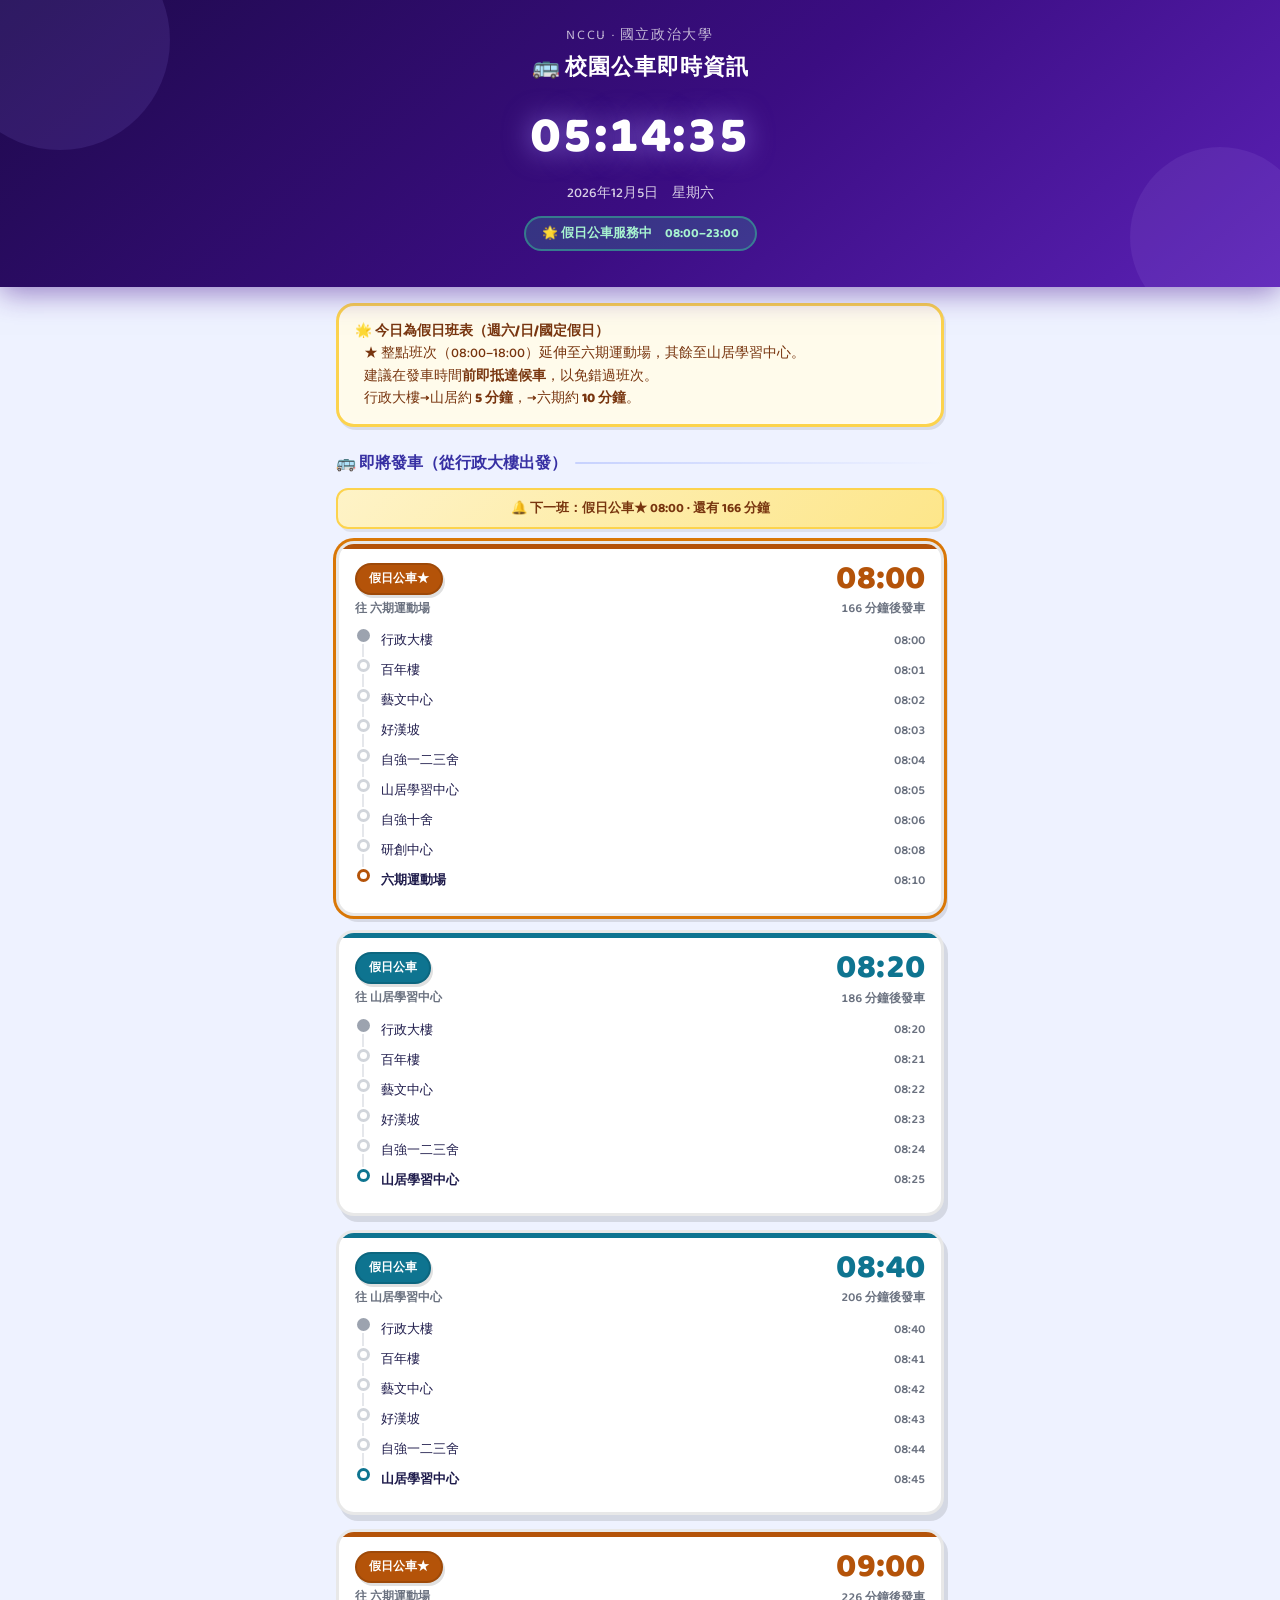
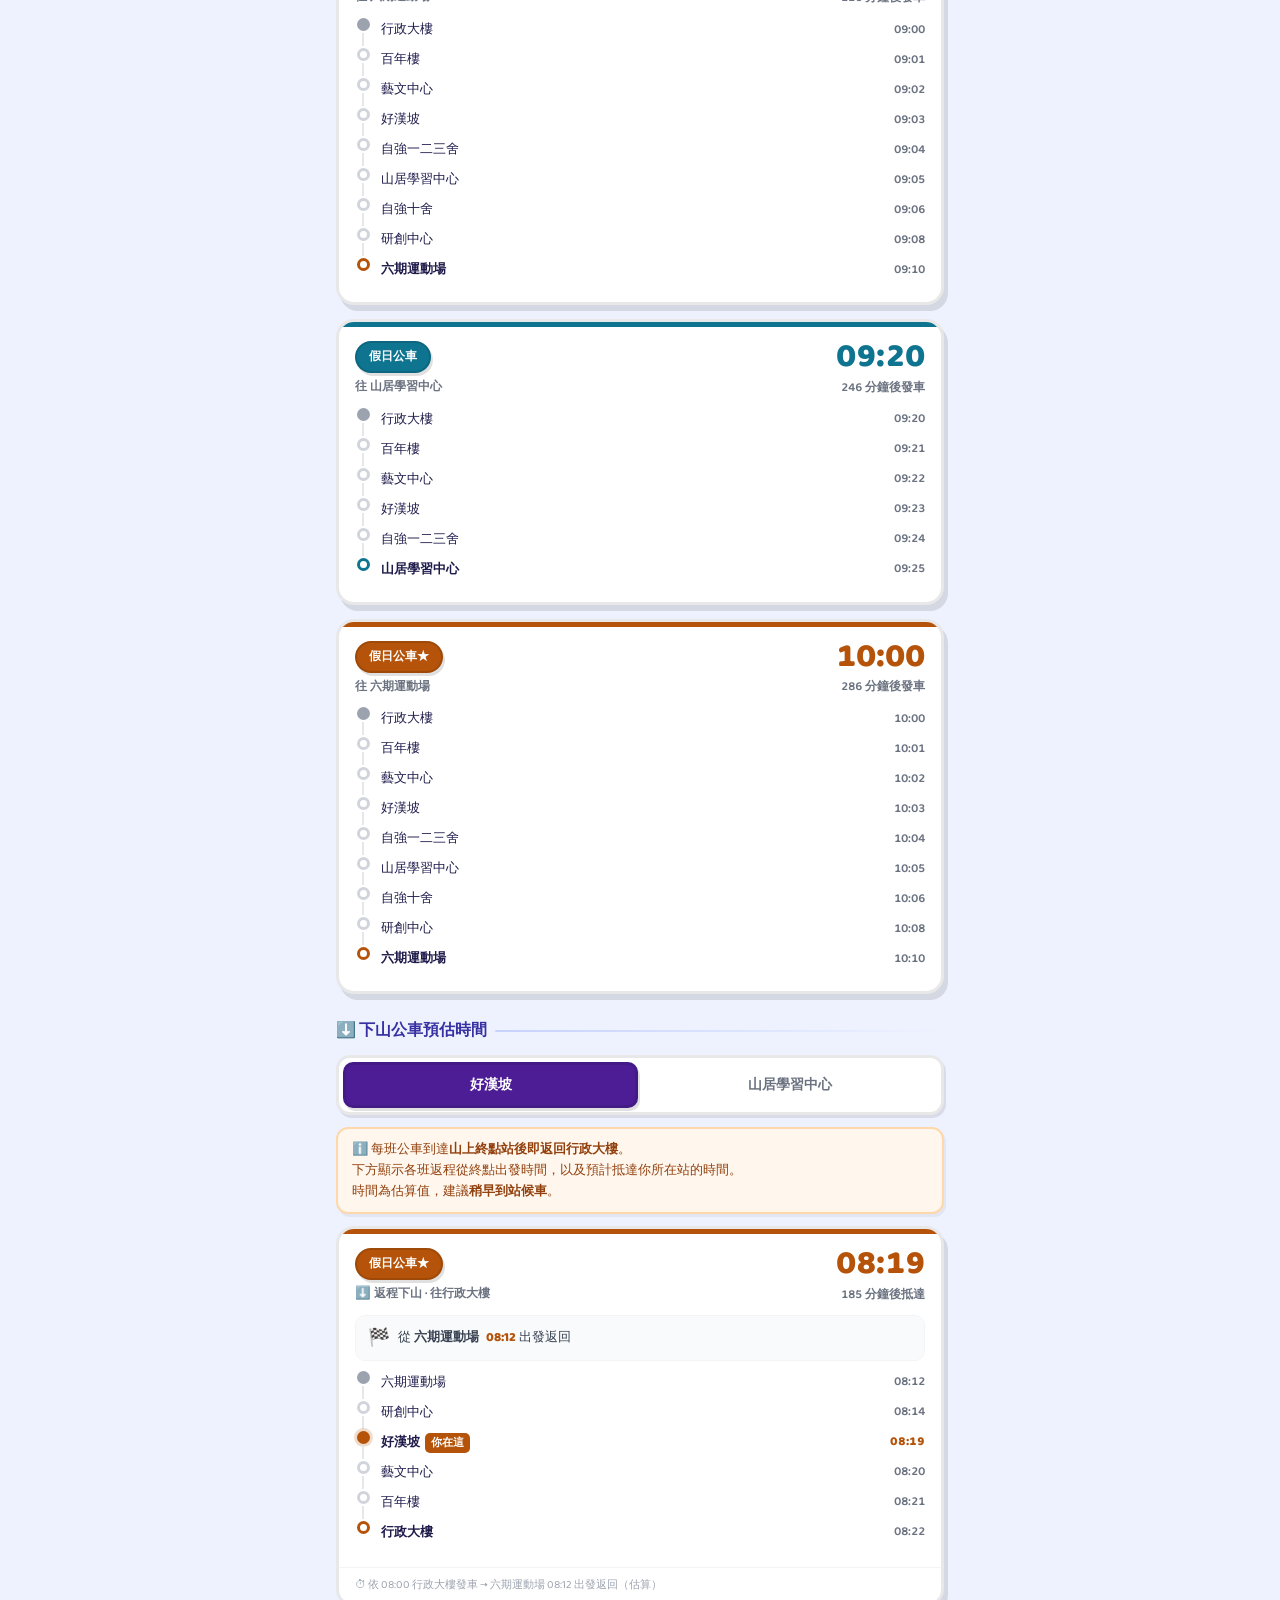
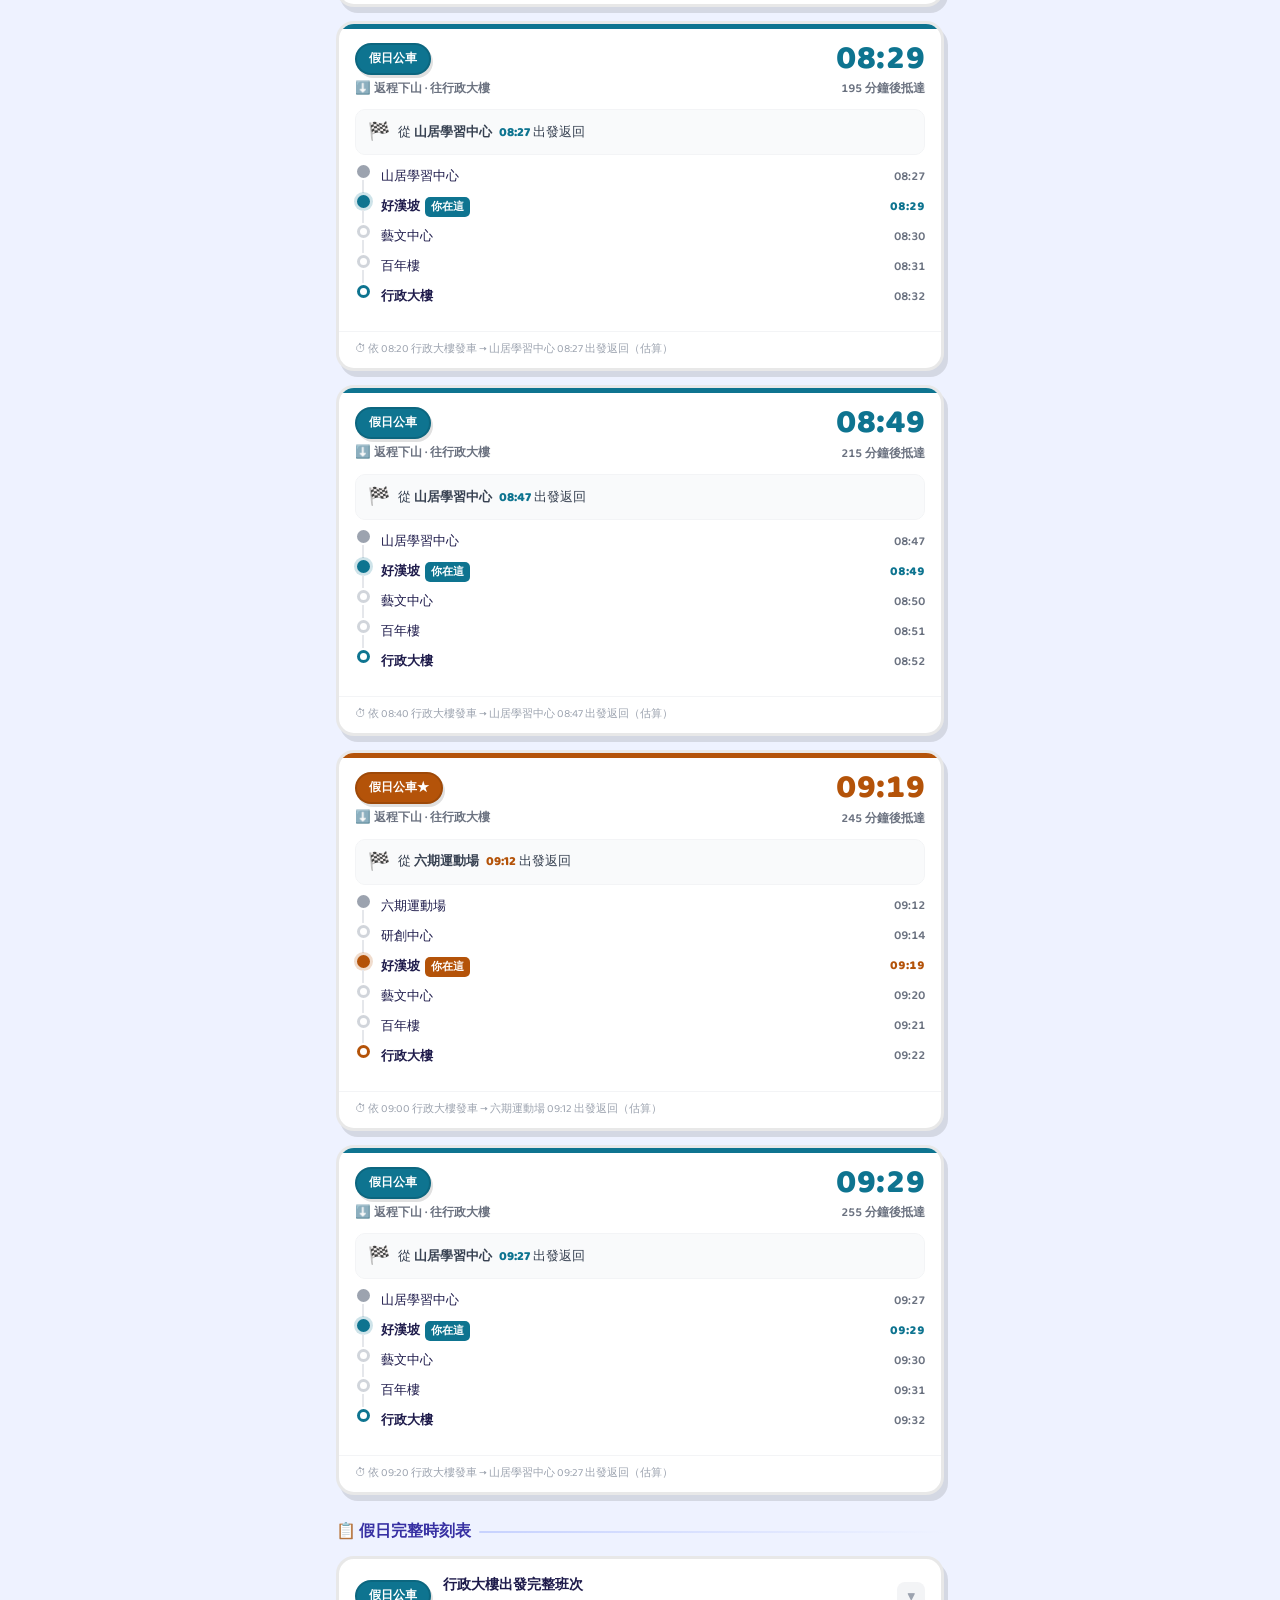
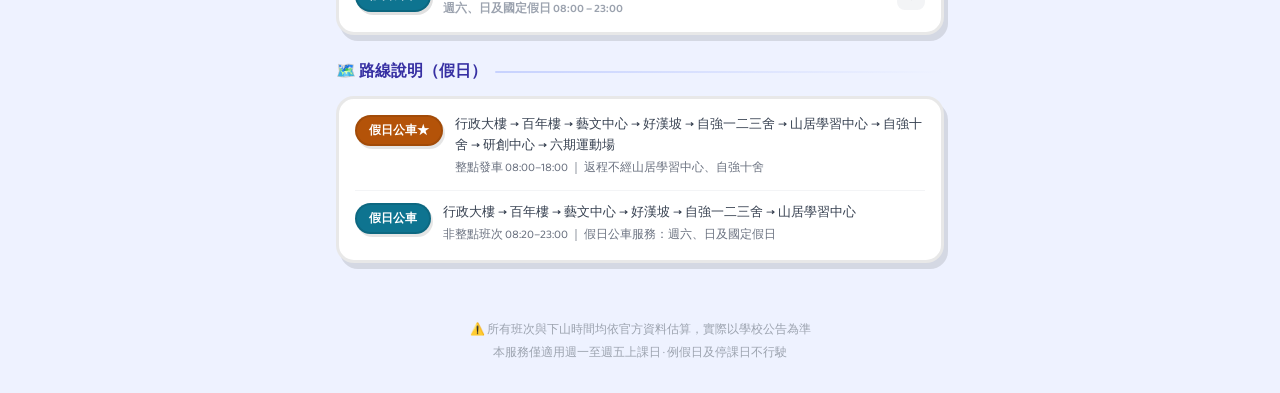
<file: NewUI.html>
<!DOCTYPE html>
<html lang="zh-TW">
<head>
  <meta charset="UTF-8" />
  <meta name="viewport" content="width=device-width, initial-scale=1.0" />
  <title>政大校園公車即時資訊</title>
  <link rel="preconnect" href="https://fonts.googleapis.com" />
  <link rel="preconnect" href="https://fonts.gstatic.com" crossorigin />
  <link href="https://fonts.googleapis.com/css2?family=Baloo+2:wght@400;500;600;700;800&display=swap" rel="stylesheet" />
  <style>
    /* ═══════════════════════════════════════════
       CLAY DESIGN SYSTEM — NCCU BUS APP
    ═══════════════════════════════════════════ */
    :root {
      --r1:    #7C3AED;
      --r2:    #1D4ED8;
      --r3:    #0369A1;
      --warn:  #D97706;
      --danger:#DC2626;
      --bg:    #EEF2FF;

      --clay-radius: 18px;
      --clay-border: 3px solid rgba(0,0,0,0.09);
      --clay-shadow: 4px 6px 0px rgba(0,0,0,0.11),
                     inset -2px -2px 8px rgba(255,255,255,0.55);
      --clay-shadow-sm: 2px 3px 0px rgba(0,0,0,0.09),
                        inset -1px -1px 6px rgba(255,255,255,0.4);
    }

    *, *::before, *::after { box-sizing: border-box; margin: 0; padding: 0; }

    body {
      font-family: 'Baloo 2', -apple-system, 'Noto Sans TC', sans-serif;
      background: var(--bg);
      color: #1E1B4B;
      min-height: 100vh;
    }

    /* ── HEADER ─────────────────────────────── */
    header {
      background: linear-gradient(140deg, #1E0A4C 0%, #3B0D82 55%, #5B21B6 100%);
      color: #fff;
      padding: 24px 16px 36px;
      text-align: center;
      box-shadow: 0 6px 28px rgba(76,29,149,.55);
      position: relative;
      overflow: hidden;
    }
    header::before {
      content: '';
      position: absolute;
      width: 220px; height: 220px;
      background: rgba(167,139,250,.12);
      border-radius: 50%;
      top: -70px; left: -50px;
      pointer-events: none;
    }
    header::after {
      content: '';
      position: absolute;
      width: 180px; height: 180px;
      background: rgba(196,181,253,.09);
      border-radius: 50%;
      bottom: -40px; right: -30px;
      pointer-events: none;
    }
    .header-inner { position: relative; z-index: 1; }
    .header-logo  { font-size: .85rem; letter-spacing: .12em; opacity: .7; margin-bottom: 4px; }
    .header-title { font-size: 1.4rem; font-weight: 800; letter-spacing: .04em; }
    .clock {
      font-size: 3.2rem; font-weight: 900;
      font-variant-numeric: tabular-nums;
      letter-spacing: .02em;
      margin: 10px 0 4px;
      text-shadow: 0 0 28px rgba(167,139,250,.75);
    }
    .date-str { font-size: .86rem; opacity: .8; font-weight: 500; }
    .school-pill {
      display: inline-flex; align-items: center; gap: 6px;
      margin-top: 12px; padding: 5px 16px;
      border-radius: 999px;
      font-size: .8rem; font-weight: 700;
    }
    .pill-on  { background: rgba(52,211,153,.2); border: 2px solid rgba(52,211,153,.45); color: #A7F3D0; }
    .pill-off { background: rgba(239,68,68,.2);  border: 2px solid rgba(239,68,68,.45);  color: #FCA5A5; }

    /* ── LAYOUT ─────────────────────────────── */
    main { max-width: 640px; margin: 0 auto; padding: 16px; }

    /* ── CLAY CARD BASE ─────────────────────── */
    .clay-card {
      border-radius: var(--clay-radius);
      border: var(--clay-border);
      box-shadow: var(--clay-shadow);
      background: #fff;
    }

    /* ── SECTION TITLE ──────────────────────── */
    .sec-title {
      display: flex; align-items: center; gap: 8px;
      font-size: 1rem; font-weight: 800;
      color: #3730A3;
      margin: 24px 0 12px;
    }
    .sec-title::after {
      content: ''; flex: 1; height: 2px;
      background: linear-gradient(to right, #C7D2FE, transparent);
      border-radius: 999px;
    }

    /* ── TIP BOX ────────────────────────────── */
    .tip-box {
      border-radius: var(--clay-radius);
      border: var(--clay-border);
      box-shadow: var(--clay-shadow-sm);
      padding: 14px 16px;
      font-size: .85rem;
      line-height: 1.65;
      margin-bottom: 20px;
      font-weight: 500;
    }
    .tip-box strong { font-weight: 800; }

    /* ── NEXT BANNER ────────────────────────── */
    .next-banner {
      background: linear-gradient(135deg, #FEF3C7, #FDE68A);
      border: 2px solid #FCD34D;
      border-radius: 12px;
      padding: 8px 14px;
      font-size: .82rem; font-weight: 700;
      color: #78350F;
      text-align: center;
      margin-bottom: 12px;
      box-shadow: 3px 3px 0 rgba(0,0,0,0.07);
    }

    /* ── BUS CARD ───────────────────────────── */
    .bus-card {
      border-radius: var(--clay-radius);
      border: var(--clay-border);
      box-shadow: var(--clay-shadow);
      background: #fff;
      margin-bottom: 14px;
      overflow: hidden;
      transition: transform .2s cubic-bezier(.34,1.56,.64,1), box-shadow .2s;
    }
    .bus-card:hover { transform: translateY(-4px); }
    .bus-card.next-up {
      box-shadow: 0 0 0 3px var(--warn),
                  4px 6px 0 rgba(0,0,0,.10),
                  inset -2px -2px 8px rgba(255,255,255,.5);
    }
    /* Color accent bar at top of each bus card */
    .bus-accent {
      height: 5px;
      border-radius: 0;
    }
    .card-top {
      display: flex; justify-content: space-between; align-items: flex-start;
      padding: 14px 16px 10px;
    }
    .route-badge {
      display: inline-flex; align-items: center;
      padding: 4px 12px;
      border-radius: 999px;
      font-size: .78rem; font-weight: 800;
      color: #fff;
      border: 2px solid rgba(0,0,0,0.12);
      box-shadow: 2px 3px 0 rgba(0,0,0,0.12);
    }
    .route-name { font-size: .78rem; color: #6B7280; margin-top: 4px; font-weight: 600; }
    .dep-block  { text-align: right; }
    .dep-time {
      font-size: 2.1rem; font-weight: 900;
      font-variant-numeric: tabular-nums; line-height: 1;
    }
    .countdown {
      font-size: .78rem; color: #6B7280;
      margin-top: 3px;
      font-variant-numeric: tabular-nums; font-weight: 600;
    }
    .cd-urgent { color: var(--danger); font-weight: 800; animation: pulse 1s infinite; }
    .cd-soon   { color: var(--warn);   font-weight: 700; }
    @keyframes pulse { 0%,100%{opacity:1} 50%{opacity:.5} }

    /* ── STOP TIMELINE ──────────────────────── */
    .stops-wrap { padding: 0 16px 14px; }
    .stop-row { display: flex; align-items: stretch; gap: 10px; }
    .stop-spine {
      display: flex; flex-direction: column; align-items: center;
      width: 16px; flex-shrink: 0;
    }
    .stop-dot {
      width: 13px; height: 13px;
      border-radius: 50%;
      border: 3px solid #D1D5DB;
      background: #fff; flex-shrink: 0;
    }
    .dot-start { border-color: #9CA3AF; background: #9CA3AF; }
    .dot-end   { border-color: currentColor; }
    .spine-line { flex: 1; width: 2px; background: #E5E7EB; margin: 2px 0; min-height: 8px; }
    .stop-info {
      flex: 1; display: flex;
      justify-content: space-between; align-items: center;
      padding: 1px 0 8px;
    }
    .stop-name-txt { font-size: .83rem; font-weight: 500; }
    .stop-name-txt.bold { font-weight: 800; }
    .stop-eta-txt { font-size: .78rem; color: #6B7280; font-variant-numeric: tabular-nums; font-weight: 600; }

    /* ── TABS ───────────────────────────────── */
    .tab-bar {
      display: flex; gap: 4px;
      background: #fff;
      border-radius: 14px; padding: 4px;
      margin-bottom: 12px;
      border: var(--clay-border);
      box-shadow: var(--clay-shadow-sm);
    }
    .tab-btn {
      flex: 1; padding: 9px 4px;
      border: 3px solid transparent;
      background: none; border-radius: 10px;
      cursor: pointer;
      font-family: 'Baloo 2', sans-serif;
      font-size: .88rem; font-weight: 700;
      color: #6B7280;
      transition: all .2s cubic-bezier(.34,1.56,.64,1);
    }
    .tab-btn:hover:not(.active) { background: #EEF2FF; color: #4F46E5; }
    .tab-btn.active {
      background: #4C1D95; color: #fff; font-weight: 800;
      border-color: rgba(0,0,0,0.1);
      box-shadow: 2px 3px 0 rgba(0,0,0,0.12);
    }
    .tab-btn:focus-visible { outline: 3px solid #6366F1; outline-offset: 2px; }

    /* ── INFO BOX ───────────────────────────── */
    .info-box {
      background: #FFF7ED;
      border: 2px solid #FED7AA;
      border-radius: 12px;
      padding: 10px 14px;
      font-size: .82rem; color: #92400E;
      margin-bottom: 12px;
      line-height: 1.6; font-weight: 500;
      box-shadow: 2px 3px 0 rgba(0,0,0,0.05);
    }

    /* ── SCHEDULE ACCORDION ─────────────────── */
    .sched-card {
      border-radius: var(--clay-radius);
      border: var(--clay-border);
      box-shadow: var(--clay-shadow);
      background: #fff;
      margin-bottom: 12px; overflow: hidden;
    }
    .sched-head {
      display: flex; align-items: center; gap: 12px;
      padding: 14px 16px;
      cursor: pointer; user-select: none;
      transition: background .15s;
    }
    .sched-head:hover { background: #F5F3FF; }
    .sched-meta { flex: 1; }
    .sched-dest  { font-size: .9rem; font-weight: 800; color: #1E1B4B; }
    .sched-hours { font-size: .73rem; color: #9CA3AF; margin-top: 2px; font-weight: 600; }
    .sched-toggle {
      font-size: .85rem; color: #9CA3AF;
      transition: transform .25s cubic-bezier(.34,1.56,.64,1);
      width: 28px; height: 28px;
      display: flex; align-items: center; justify-content: center;
      border-radius: 8px; background: #F3F4F6;
    }
    .sched-toggle.open { transform: rotate(180deg); }
    .sched-body { padding: 0 16px 16px; display: none; }
    .sched-body.open { display: block; }
    .sched-note {
      font-size: .78rem; color: #6B7280;
      margin-bottom: 10px; padding: 8px 12px;
      background: #F9FAFB;
      border-radius: 10px; border: 1px solid #F3F4F6;
      line-height: 1.6;
    }

    /* ── TIME CHIPS ─────────────────────────── */
    .time-grid { display: flex; flex-wrap: wrap; gap: 6px; margin-top: 6px; }
    .t-chip {
      padding: 5px 10px; border-radius: 10px;
      font-size: .78rem; font-variant-numeric: tabular-nums;
      color: #4C1D95; background: #EDE9FE;
      border: 2px solid rgba(0,0,0,0.05);
      font-weight: 600;
      box-shadow: 2px 2px 0 rgba(0,0,0,0.07);
      transition: transform .15s;
    }
    .t-chip:hover { transform: translateY(-1px); }
    .t-chip.past { background: #F3F4F6; color: #9CA3AF; box-shadow: none; border-color: transparent; }
    .t-chip.nxt  {
      background: #4C1D95; color: #fff; font-weight: 800;
      box-shadow: 3px 3px 0 rgba(0,0,0,0.15);
      transform: scale(1.08);
    }
    .t-chip.eve  { background: #DBEAFE; color: #1E40AF; border-color: #BFDBFE; }

    .t-chip-yellow {
      padding: 5px 10px; border-radius: 10px;
      font-size: .78rem; font-variant-numeric: tabular-nums;
      background: #FEF3C7; color: #92400E;
      border: 2px solid #FCD34D;
      font-weight: 600;
      box-shadow: 2px 2px 0 rgba(0,0,0,0.07);
      transition: transform .15s;
    }
    .t-chip-yellow:hover { transform: translateY(-1px); }
    .t-chip-yellow.nxt  {
      background: #B45309; color: #fff; font-weight: 800;
      border-color: #92400E;
      box-shadow: 3px 3px 0 rgba(0,0,0,0.15); transform: scale(1.08);
    }
    .t-chip-yellow.past { background: #F3F4F6; color: #9CA3AF; border-color: transparent; box-shadow: none; }

    /* ── LEGEND ─────────────────────────────── */
    .legend {
      border-radius: var(--clay-radius);
      border: var(--clay-border);
      box-shadow: var(--clay-shadow);
      background: #fff;
      padding: 16px; margin-bottom: 12px;
    }
    .leg-row {
      display: flex; align-items: flex-start; gap: 12px;
      margin-bottom: 12px; padding-bottom: 12px;
      border-bottom: 1px solid #F3F4F6;
    }
    .leg-row:last-child { margin: 0; padding: 0; border: none; }
    .leg-badge {
      padding: 4px 12px; border-radius: 999px;
      font-size: .76rem; font-weight: 800; color: #fff;
      white-space: nowrap;
      border: 2px solid rgba(0,0,0,0.1);
      box-shadow: 2px 3px 0 rgba(0,0,0,0.1);
      flex-shrink: 0;
    }
    .leg-info { font-size: .82rem; color: #374151; line-height: 1.55; }
    .leg-stops { font-size: .75rem; color: #6B7280; margin-top: 3px; }

    /* ── NO SERVICE ─────────────────────────── */
    .no-svc {
      text-align: center; padding: 48px 20px;
      background: #fff;
      border-radius: var(--clay-radius);
      border: var(--clay-border);
      box-shadow: var(--clay-shadow);
      color: #6B7280;
    }
    .no-svc .emoji { font-size: 3.5rem; }
    .no-svc .ttl { font-size: 1.1rem; font-weight: 800; color: #1E1B4B; margin: 12px 0 6px; }
    .no-svc .sub { font-size: .85rem; line-height: 1.55; }

    /* ── FOOTER ─────────────────────────────── */
    footer {
      text-align: center; padding: 28px 16px;
      color: #9CA3AF; font-size: .75rem; line-height: 1.9;
      max-width: 640px; margin: 0 auto;
    }

    /* ── REDUCED MOTION ─────────────────────── */
    @media (prefers-reduced-motion: reduce) {
      .bus-card, .tab-btn, .t-chip, .t-chip-yellow { transition: none; }
      .cd-urgent { animation: none; }
    }
  </style>
</head>
<body>

<header>
  <div class="header-inner">
    <div class="header-logo">NCCU · 國立政治大學</div>
    <div class="header-title">🚌 校園公車即時資訊</div>
    <div class="clock" id="clock">--:--:--</div>
    <div class="date-str" id="date-str">載入中...</div>
    <div id="school-pill" class="school-pill"></div>
  </div>
</header>

<main id="main"></main>

<footer>
  ⚠️ 所有班次與下山時間均依官方資料估算，實際以學校公告為準<br>
  本服務僅適用週一至週五上課日 · 例假日及停課日不行駛
</footer>

<script>
// ─────────────────────────────────────────────
//  ROUTE CONFIGURATION
// ─────────────────────────────────────────────
const ROUTES = {
  r1: {
    id: 'r1', badge: '政大一路', color: '#7C3AED',
    dest: '好漢坡', svcEnd: 17*60+55,
    svcHours: '07:30 – 17:55',
    note: '尖峰（整點前後30分）每5分一班；離峰每8分一班',
    routeDesc: '行政大樓 → 百年樓 → 藝文中心 → 好漢坡',
    stops: [
      { name:'行政大樓', off:0 },
      { name:'百年樓',   off:1 },
      { name:'藝文中心', off:2 },
      { name:'好漢坡',   off:3 },
    ],
    terminus: '好漢坡',
    terminusArrOff: 3,
    terminusDepOff: 4,
    downAt: { '好漢坡': 4 },
    returnStops: [
      { name:'好漢坡',   off:0 },
      { name:'藝文中心', off:1 },
      { name:'百年樓',   off:2 },
      { name:'行政大樓', off:3 },
    ],
  },
  r2: {
    id: 'r2', badge: '政大二路', color: '#1D4ED8',
    dest: '六期運動場', svcEnd: 21*60+30,
    svcHours: '07:30 – 21:30',
    note: '返程（下山）不經山居學習中心、自強十舍',
    routeDesc: '行政大樓 → 百年樓 → 藝文中心 → 好漢坡 → 自強一二三舍 → 山居學習中心 → 自強十舍 → 研創中心 → 六期運動場',
    stops: [
      { name:'行政大樓',     off:0  },
      { name:'百年樓',       off:1  },
      { name:'藝文中心',     off:2  },
      { name:'好漢坡',       off:3  },
      { name:'自強一二三舍', off:4  },
      { name:'山居學習中心', off:5  },
      { name:'自強十舍',     off:6  },
      { name:'研創中心',     off:8  },
      { name:'六期運動場',   off:10 },
    ],
    terminus: '六期運動場',
    terminusArrOff: 10,
    terminusDepOff: 12,
    downAt: { '好漢坡': 19 },
    returnStops: [
      { name:'六期運動場', off:0 },
      { name:'研創中心',   off:2 },
      { name:'好漢坡',     off:7 },
      { name:'藝文中心',   off:8 },
      { name:'百年樓',     off:9 },
      { name:'行政大樓',   off:10 },
    ],
  },
  r3: {
    id: 'r3', badge: '政大三路', color: '#0369A1',
    dest: '山居學習中心', svcEnd: 23*60,
    svcHours: '08:10 – 23:00',
    note: '18:00後班次密集；返程不停自強十舍',
    routeDesc: '行政大樓 → 百年樓 → 藝文中心 → 好漢坡 → 自強一二三舍 → 山居學習中心',
    stops: [
      { name:'行政大樓',     off:0 },
      { name:'百年樓',       off:1 },
      { name:'藝文中心',     off:2 },
      { name:'好漢坡',       off:3 },
      { name:'自強一二三舍', off:4 },
      { name:'山居學習中心', off:5 },
    ],
    terminus: '山居學習中心',
    terminusArrOff: 5,
    terminusDepOff: 7,
    downAt: { '山居學習中心': 7, '好漢坡': 9 },
    returnStops: [
      { name:'山居學習中心', off:0 },
      { name:'好漢坡',       off:2 },
      { name:'藝文中心',     off:3 },
      { name:'百年樓',       off:4 },
      { name:'行政大樓',     off:5 },
    ],
  },

  rh2: {
    id: 'rh2', badge: '假日公車★', color: '#B45309',
    dest: '六期運動場', svcEnd: 18*60,
    svcHours: '08:00 – 18:00（整點班次）',
    note: '黃底班次：延伸至六期運動場；返程不經山居學習中心、自強十舍',
    routeDesc: '行政大樓 → 百年樓 → 藝文中心 → 好漢坡 → 自強一二三舍 → 山居學習中心 → 自強十舍 → 研創中心 → 六期運動場',
    stops: [
      { name:'行政大樓',     off:0  },
      { name:'百年樓',       off:1  },
      { name:'藝文中心',     off:2  },
      { name:'好漢坡',       off:3  },
      { name:'自強一二三舍', off:4  },
      { name:'山居學習中心', off:5  },
      { name:'自強十舍',     off:6  },
      { name:'研創中心',     off:8  },
      { name:'六期運動場',   off:10 },
    ],
    terminus: '六期運動場',
    terminusArrOff: 10,
    terminusDepOff: 12,
    downAt: { '好漢坡': 19 },
    returnStops: [
      { name:'六期運動場', off:0  },
      { name:'研創中心',   off:2  },
      { name:'好漢坡',     off:7  },
      { name:'藝文中心',   off:8  },
      { name:'百年樓',     off:9  },
      { name:'行政大樓',   off:10 },
    ],
  },

  rh3: {
    id: 'rh3', badge: '假日公車', color: '#0E7490',
    dest: '山居學習中心', svcEnd: 23*60,
    svcHours: '08:20 – 23:00（非整點班次）',
    note: '一般班次：行至山居學習中心返回；返程不停自強十舍',
    routeDesc: '行政大樓 → 百年樓 → 藝文中心 → 好漢坡 → 自強一二三舍 → 山居學習中心',
    stops: [
      { name:'行政大樓',     off:0 },
      { name:'百年樓',       off:1 },
      { name:'藝文中心',     off:2 },
      { name:'好漢坡',       off:3 },
      { name:'自強一二三舍', off:4 },
      { name:'山居學習中心', off:5 },
    ],
    terminus: '山居學習中心',
    terminusArrOff: 5,
    terminusDepOff: 7,
    downAt: { '山居學習中心': 7, '好漢坡': 9 },
    returnStops: [
      { name:'山居學習中心', off:0 },
      { name:'好漢坡',       off:2 },
      { name:'藝文中心',     off:3 },
      { name:'百年樓',       off:4 },
      { name:'行政大樓',     off:5 },
    ],
  },
};

// ─────────────────────────────────────────────
//  DEPARTURE TIME GENERATION
// ─────────────────────────────────────────────
function genR1() {
  const peaks = [
    [7*60+45, 8*60+15],  [8*60+45, 9*60+15],
    [9*60+45,10*60+15],  [10*60+45,11*60+15],
    [11*60+45,12*60+15], [12*60+45,13*60+15],
    [13*60+45,14*60+15], [14*60+45,15*60+15],
    [15*60+45,16*60+15], [16*60+45,17*60+15],
  ];
  const inPeak = t => peaks.some(([s,e]) => t>=s && t<e);
  const out = [];
  let t = 7*60+30;
  while (t <= 17*60+55) { out.push(t); t += inPeak(t) ? 5 : 8; }
  return out;
}

function genR2() {
  return [
    7*60+30, 7*60+50,
    8*60+20, 8*60+40,
    9*60+20, 9*60+50,
    10*60+20,10*60+50,
    11*60+20,11*60+50,
    12*60+20,
    13*60+20,13*60+50,
    14*60+20,14*60+50,
    15*60+20,15*60+50,
    16*60+20,16*60+50,
    17*60+20,17*60+50,
    18*60+10,
    19*60+10,
    20*60+10,
    21*60+30,
  ];
}

function genR3() {
  const fixed = [
    8*60+10,
    9*60+30,
    10*60+10,10*60+30,
    11*60+10,11*60+30,
    12*60+10,
    13*60+10,13*60+30,
    14*60+10,14*60+30,
    15*60+10,15*60+30,
    16*60+30,
    17*60+10,17*60+30,
  ];
  const eve8=[], eve10=[], eve15=[];
  for (let t=18*60;  t<19*60;  t+=8 ) eve8.push(t);
  for (let t=19*60;  t<20*60;  t+=10) eve10.push(t);
  for (let t=20*60;  t<=23*60; t+=15) eve15.push(t);
  return [...new Set([...fixed,...eve8,...eve10,...eve15])].sort((a,b)=>a-b);
}

function genHoliday() {
  return [
    8*60,     8*60+20,  8*60+40,
    9*60,     9*60+20,  9*60+40,
    10*60,    10*60+20, 10*60+40, 11*60, 11*60+20,
    12*60,    12*60+20, 12*60+40,
    13*60,    13*60+20, 13*60+40,
    14*60,    14*60+20, 14*60+40,
    15*60,    15*60+20, 15*60+40,
    16*60,    16*60+20, 16*60+40, 17*60, 17*60+20,
    18*60,    18*60+20, 18*60+40,
    19*60,    19*60+20, 19*60+40,
    20*60,    20*60+20, 20*60+40,
    21*60,    21*60+20, 21*60+40,
    22*60,    22*60+15, 22*60+30, 22*60+45, 23*60,
  ];
}
function isHolidayYellow(t) { return t % 60 === 0 && t >= 8*60 && t <= 18*60; }
const ALL_HOLIDAY = genHoliday();

const DEPARTURES = {
  r1:  genR1(),
  r2:  genR2(),
  r3:  genR3(),
  rh2: ALL_HOLIDAY.filter(t =>  isHolidayYellow(t)),
  rh3: ALL_HOLIDAY.filter(t => !isHolidayYellow(t)),
};

const R3_EVENING_START = 18*60;

// ─────────────────────────────────────────────
//  TIME UTILITIES
// ─────────────────────────────────────────────
function getTW() {
  const now = new Date();
  const utc = now.getTime() + now.getTimezoneOffset()*60000;
  return new Date(utc + 8*3600000);
}
function toMin(tw) { return tw.getHours()*60 + tw.getMinutes(); }
function fmt(m) {
  return `${String(Math.floor(m/60)).padStart(2,'0')}:${String(m%60).padStart(2,'0')}`;
}
function isWeekday(tw) { const d=tw.getDay(); return d>=1&&d<=5; }
function fmtDate(tw) {
  const days=['日','一','二','三','四','五','六'];
  return `${tw.getFullYear()}年${tw.getMonth()+1}月${tw.getDate()}日　星期${days[tw.getDay()]}`;
}
function cdClass(diff) {
  if (diff<=2) return 'cd-urgent';
  if (diff<=8) return 'cd-soon';
  return '';
}
function cdText(diff) {
  if (diff<=0) return '⚡ 即將發車';
  return `${diff} 分鐘後發車`;
}

// ─────────────────────────────────────────────
//  RENDER HELPERS — Clay UI version
// ─────────────────────────────────────────────
function renderStops(stops, depMin, routeColor) {
  return stops.map((s, i) => {
    const isFirst = i===0, isLast = i===stops.length-1;
    const etaMin = depMin + s.off;
    const dotCls = isFirst ? 'stop-dot dot-start'
                 : isLast  ? 'stop-dot dot-end'
                 : 'stop-dot';
    const dotStyle = isLast ? `style="border-color:${routeColor};color:${routeColor}"` : '';
    const lineHtml = isLast ? '' : '<div class="spine-line"></div>';
    const bold = isLast ? ' bold' : '';
    return `
      <div class="stop-row">
        <div class="stop-spine">
          <div class="${dotCls}" ${dotStyle}></div>
          ${lineHtml}
        </div>
        <div class="stop-info">
          <span class="stop-name-txt${bold}">${s.name}</span>
          <span class="stop-eta-txt">${fmt(etaMin)}</span>
        </div>
      </div>`;
  }).join('');
}

function busCard(routeId, depMin, curMin, isNextBus) {
  const r = ROUTES[routeId];
  const diff = depMin - curMin;
  const nextCls = isNextBus ? ' next-up' : '';
  return `
    <div class="bus-card${nextCls}">
      <div class="bus-accent" style="background:${r.color};"></div>
      <div class="card-top">
        <div>
          <span class="route-badge" style="background:${r.color};">${r.badge}</span>
          <div class="route-name">往 ${r.dest}</div>
        </div>
        <div class="dep-block">
          <div class="dep-time" style="color:${r.color};">${fmt(depMin)}</div>
          <div class="countdown ${cdClass(diff)}">${cdText(diff)}</div>
        </div>
      </div>
      <div class="stops-wrap">
        ${renderStops(r.stops, depMin, r.color)}
      </div>
    </div>`;
}

function renderUpcoming(curMin, routeIds) {
  routeIds = routeIds || ['r1','r2','r3'];
  const all = [];
  routeIds.forEach(id => {
    const r = ROUTES[id];
    DEPARTURES[id].filter(t => t>=curMin && t<=r.svcEnd)
      .slice(0, 3)
      .forEach(t => all.push({ id, t }));
  });
  all.sort((a,b)=>a.t-b.t);
  const shown = all.slice(0, 6);

  if (!shown.length) return `
    <div class="no-svc">
      <div class="emoji">🌙</div>
      <div class="ttl">今日班次已結束</div>
      <div class="sub">公車服務結束，明天上課日再見！</div>
    </div>`;

  const firstT = shown[0].t;
  const diff0  = firstT - curMin;
  const bannerHtml = `
    <div class="next-banner">
      🔔 下一班：${ROUTES[shown[0].id].badge} ${fmt(firstT)}
      ${diff0<=0 ? '（即將發車！）' : `· 還有 ${diff0} 分鐘`}
    </div>`;

  return bannerHtml + shown.map((b, i) =>
    busCard(b.id, b.t, curMin, i===0)
  ).join('');
}

function renderDownhill(curMin, selectedStop, routeIds) {
  routeIds = routeIds || ['r1','r2','r3'];
  const buses = [];
  routeIds.forEach(id => {
    const r = ROUTES[id];
    if (r.downAt[selectedStop] === undefined) return;
    DEPARTURES[id].filter(depT => depT <= r.svcEnd).forEach(depT => {
      const terminusDepT = depT + r.terminusDepOff;
      const passT        = depT + r.downAt[selectedStop];
      if (passT >= curMin) {
        buses.push({ id, r, depT, terminusDepT, passT });
      }
    });
  });
  buses.sort((a,b) => a.passT - b.passT);
  const shown = buses.slice(0, 5);

  if (!shown.length) return `
    <div style="text-align:center;padding:24px;color:#9CA3AF;font-size:.85rem;font-weight:600;">
      目前無下山班次估算資料
    </div>`;

  return shown.map(b => {
    const diff = b.passT - curMin;
    const isSameTerminus = (b.r.terminus === selectedStop);

    const stopsHtml = b.r.returnStops.map((s, i) => {
      const isFirst = i === 0, isLast = i === b.r.returnStops.length - 1;
      const isHere  = s.name === selectedStop;
      const etaMin  = b.terminusDepT + s.off;
      const dotCls  = isFirst ? 'stop-dot dot-start' : isLast ? 'stop-dot dot-end' : 'stop-dot';
      const dotStyle = isLast ? `style="border-color:${b.r.color};color:${b.r.color}"` : '';
      const lineHtml = isLast ? '' : '<div class="spine-line"></div>';
      const hereTag  = isHere && !isSameTerminus
        ? `<span style="font-size:.68rem;background:${b.r.color};color:#fff;
                        border-radius:5px;padding:1px 6px;margin-left:5px;vertical-align:middle;
                        font-weight:800;">你在這</span>`
        : '';
      const nameBold = (isHere || isLast) ? ' bold' : '';
      return `
        <div class="stop-row">
          <div class="stop-spine">
            <div class="${dotCls}" ${dotStyle}
              ${isHere ? `style="border-color:${b.r.color};background:${b.r.color};
                                 box-shadow:0 0 0 3px ${b.r.color}33"` : ''}>
            </div>
            ${lineHtml}
          </div>
          <div class="stop-info">
            <span class="stop-name-txt${nameBold}">${s.name}${hereTag}</span>
            <span class="stop-eta-txt" style="${isHere?`color:${b.r.color};font-weight:800`:''}">${fmt(etaMin)}</span>
          </div>
        </div>`;
    }).join('');

    const termBanner = `
      <div style="display:flex;align-items:center;gap:8px;
                  background:#F9FAFB;border-radius:10px;
                  padding:8px 12px;margin-bottom:10px;font-size:.8rem;color:#374151;
                  border:1px solid #F3F4F6;">
        <span style="font-size:1.1rem;">🏁</span>
        <span>從 <strong>${b.r.terminus}</strong>
          <span style="color:${b.r.color};font-weight:800;margin-left:4px;">${fmt(b.terminusDepT)}</span>
          出發返回
        </span>
      </div>`;

    return `
      <div class="bus-card">
        <div class="bus-accent" style="background:${b.r.color};"></div>
        <div class="card-top">
          <div>
            <span class="route-badge" style="background:${b.r.color};">${b.r.badge}</span>
            <div class="route-name">⬇️ 返程下山 · 往行政大樓</div>
          </div>
          <div class="dep-block">
            <div class="dep-time" style="color:${b.r.color};">${fmt(b.passT)}</div>
            <div class="countdown ${cdClass(diff)}">
              ${diff<=0 ? '⚡ 即將抵達' : `${diff} 分鐘後抵達`}
            </div>
          </div>
        </div>
        <div class="stops-wrap">
          ${termBanner}${stopsHtml}
        </div>
        <div style="font-size:.7rem;color:#9CA3AF;padding:0 16px 10px;
                    border-top:1px solid #F3F4F6;padding-top:8px;margin-top:2px;">
          ⏱ 依 ${fmt(b.depT)} 行政大樓發車 → ${b.r.terminus} ${fmt(b.terminusDepT)} 出發返回（估算）
        </div>
      </div>`;
  }).join('');
}

function renderFullSchedule(curMin) {
  return ['r1','r2','r3'].map(id => {
    const r = ROUTES[id];
    const times = DEPARTURES[id];
    const chipsHtml = times.map(t => {
      let cls = 't-chip';
      if (t < curMin - 3)               cls += ' past';
      else if (t>=curMin && t<=curMin+2) cls += ' nxt';
      else if (id==='r3' && t>=R3_EVENING_START) cls += ' eve';
      return `<span class="${cls}">${fmt(t)}</span>`;
    }).join('');

    return `
      <div class="sched-card">
        <div class="sched-head" onclick="togSched('${id}')">
          <span class="route-badge" style="background:${r.color};">${r.badge}</span>
          <div class="sched-meta">
            <div class="sched-dest">往 ${r.dest}</div>
            <div class="sched-hours">${r.svcHours}</div>
          </div>
          <span class="sched-toggle" id="tog-${id}">▼</span>
        </div>
        <div class="sched-body" id="body-${id}">
          <div class="sched-note">${r.note}</div>
          <div class="time-grid">${chipsHtml}</div>
          ${id==='r3' ? '<div style="margin-top:8px;font-size:.72rem;color:#9CA3AF;">🟦 藍色 = 晚間密集班次</div>' : ''}
        </div>
      </div>`;
  }).join('');
}

function renderHolidaySchedule(curMin) {
  const chipsHtml = ALL_HOLIDAY.map(t => {
    const isYellow = isHolidayYellow(t);
    let cls = isYellow ? 't-chip t-chip-yellow' : 't-chip';
    if (t < curMin - 3)               cls += ' past';
    else if (t>=curMin && t<=curMin+2) cls = (isYellow ? 't-chip-yellow' : 't-chip') + ' nxt';
    const suffix = isYellow ? ' ★' : '';
    return `<span class="${cls}" title="${isYellow?'黃底班次：往六期運動場':'往山居學習中心'}">${fmt(t)}${suffix}</span>`;
  }).join('');

  return `
    <div class="sched-card">
      <div class="sched-head" onclick="togSched('holiday')">
        <span class="route-badge" style="background:#0E7490;">假日公車</span>
        <div class="sched-meta">
          <div class="sched-dest">行政大樓出發完整班次</div>
          <div class="sched-hours">週六、日及國定假日 08:00 – 23:00</div>
        </div>
        <span class="sched-toggle" id="tog-holiday">▼</span>
      </div>
      <div class="sched-body" id="body-holiday">
        <div class="sched-note">
          🟨 <strong>黃底★</strong>：整點班次（08:00–18:00），延伸至六期運動場<br>
          ⬜ 其餘班次：至山居學習中心後返回
        </div>
        <div class="time-grid">${chipsHtml}</div>
      </div>
    </div>`;
}

function renderHolidayLegend() {
  return `
    <div class="legend">
      <div class="leg-row">
        <span class="leg-badge" style="background:#B45309;">假日公車★</span>
        <div class="leg-info">
          <div>行政大樓 → 百年樓 → 藝文中心 → 好漢坡 → 自強一二三舍 → 山居學習中心 → 自強十舍 → 研創中心 → 六期運動場</div>
          <div class="leg-stops">整點發車 08:00–18:00 ｜ 返程不經山居學習中心、自強十舍</div>
        </div>
      </div>
      <div class="leg-row">
        <span class="leg-badge" style="background:#0E7490;">假日公車</span>
        <div class="leg-info">
          <div>行政大樓 → 百年樓 → 藝文中心 → 好漢坡 → 自強一二三舍 → 山居學習中心</div>
          <div class="leg-stops">非整點班次 08:20–23:00 ｜ 假日公車服務：週六、日及國定假日</div>
        </div>
      </div>
    </div>`;
}

function renderLegend() {
  return `
    <div class="legend">
      ${['r1','r2','r3'].map(id => {
        const r = ROUTES[id];
        return `
          <div class="leg-row">
            <span class="leg-badge" style="background:${r.color};">${r.badge}</span>
            <div class="leg-info">
              <div>${r.routeDesc}</div>
              <div class="leg-stops">${r.svcHours} ｜ ${r.note}</div>
            </div>
          </div>`;
      }).join('')}
    </div>`;
}

// ─────────────────────────────────────────────
//  STATE & MAIN RENDER
// ─────────────────────────────────────────────
let selDownStop = '好漢坡';
let initRender  = true;

function render() {
  const tw     = getTW();
  const curMin = toMin(tw);

  // Clock
  const hh = String(tw.getHours()).padStart(2,'0');
  const mm = String(tw.getMinutes()).padStart(2,'0');
  const ss = String(tw.getSeconds()).padStart(2,'0');
  document.getElementById('clock').textContent = `${hh}:${mm}:${ss}`;
  document.getElementById('date-str').textContent = fmtDate(tw);

  // Header pill
  const pill    = document.getElementById('school-pill');
  const weekend = !isWeekday(tw);
  if (!weekend) {
    pill.className   = 'school-pill pill-on';
    pill.textContent = '✓ 上課日　平日公車服務中';
  } else {
    pill.className   = 'school-pill pill-on';
    pill.textContent = '🌟 假日公車服務中　08:00–23:00';
  }

  if (!initRender) return;
  initRender = false;

  const main = document.getElementById('main');
  const HOLIDAY_ROUTES = ['rh2','rh3'];

  if (weekend) {
    main.innerHTML = `
      <div class="tip-box" style="background:#FFFBEB;border-color:#FCD34D;color:#78350F;">
        🌟 <strong>今日為假日班表（週六/日/國定假日）</strong><br>
        &nbsp;&nbsp;&nbsp;★ 整點班次（08:00–18:00）延伸至六期運動場，其餘至山居學習中心。<br>
        &nbsp;&nbsp;&nbsp;建議在發車時間<strong>前即抵達候車</strong>，以免錯過班次。<br>
        &nbsp;&nbsp;&nbsp;行政大樓→山居約 <strong>5 分鐘</strong>，→六期約 <strong>10 分鐘</strong>。
      </div>

      <div class="sec-title">🚌 即將發車（從行政大樓出發）</div>
      <div id="upcoming-wrap">${renderUpcoming(curMin, HOLIDAY_ROUTES)}</div>

      <div class="sec-title">⬇️ 下山公車預估時間</div>
      <div class="tab-bar">
        <button class="tab-btn ${selDownStop==='好漢坡'?'active':''}"
                onclick="selStop('好漢坡')">好漢坡</button>
        <button class="tab-btn ${selDownStop==='山居學習中心'?'active':''}"
                onclick="selStop('山居學習中心')">山居學習中心</button>
      </div>
      <div class="info-box">
        ℹ️ 每班公車到達<strong>山上終點站後即返回行政大樓</strong>。<br>
        下方顯示各班返程從終點出發時間，以及預計抵達你所在站的時間。<br>
        時間為估算值，建議<strong>稍早到站候車</strong>。
      </div>
      <div id="downhill-wrap">${renderDownhill(curMin, selDownStop, HOLIDAY_ROUTES)}</div>

      <div class="sec-title">📋 假日完整時刻表</div>
      ${renderHolidaySchedule(curMin)}

      <div class="sec-title">🗺️ 路線說明（假日）</div>
      ${renderHolidayLegend()}
    `;
  } else {
    main.innerHTML = `
      <div class="tip-box" style="background:#ECFDF5;border-color:#6EE7B7;color:#065F46;">
        💡 <strong>候車小提示：</strong>建議在發車時間<strong>前即抵達候車</strong>，以免錯過班次。<br>
        &nbsp;&nbsp;&nbsp;一路：行政大樓→好漢坡約 <strong>3 分鐘</strong>。<br>
        &nbsp;&nbsp;&nbsp;二、三路：行政大樓→山居學習中心約 <strong>5 分鐘</strong>。
      </div>

      <div class="sec-title">🚌 即將發車（從行政大樓出發）</div>
      <div id="upcoming-wrap">${renderUpcoming(curMin)}</div>

      <div class="sec-title">⬇️ 下山公車預估時間</div>
      <div class="tab-bar">
        <button class="tab-btn ${selDownStop==='好漢坡'?'active':''}"
                onclick="selStop('好漢坡')">好漢坡</button>
        <button class="tab-btn ${selDownStop==='山居學習中心'?'active':''}"
                onclick="selStop('山居學習中心')">山居學習中心</button>
      </div>
      <div class="info-box">
        ℹ️ 每班公車到達<strong>山上終點站後即返回行政大樓</strong>。<br>
        下方顯示各班返程從終點出發時間，以及預計抵達你所在站的時間。<br>
        時間為估算值，建議<strong>稍早到站候車</strong>。
      </div>
      <div id="downhill-wrap">${renderDownhill(curMin, selDownStop)}</div>

      <div class="sec-title">📋 完整時刻表</div>
      ${renderFullSchedule(curMin)}

      <div class="sec-title">🗺️ 路線說明</div>
      ${renderLegend()}
    `;
  }
}

function togSched(id) {
  document.getElementById(`body-${id}`).classList.toggle('open');
  document.getElementById(`tog-${id}`).classList.toggle('open');
}

function selStop(stop) {
  selDownStop = stop;
  const tw  = getTW();
  const rIds = !isWeekday(tw) ? ['rh2','rh3'] : ['r1','r2','r3'];
  document.getElementById('downhill-wrap').innerHTML =
    renderDownhill(toMin(tw), stop, rIds);
  document.querySelectorAll('.tab-btn').forEach(btn => {
    btn.classList.toggle('active', btn.textContent === stop);
  });
}

// ─────────────────────────────────────────────
//  BOOT
// ─────────────────────────────────────────────
render();

setInterval(() => {
  const tw = getTW();
  const hh = String(tw.getHours()).padStart(2,'0');
  const mm = String(tw.getMinutes()).padStart(2,'0');
  const ss = String(tw.getSeconds()).padStart(2,'0');
  document.getElementById('clock').textContent = `${hh}:${mm}:${ss}`;
}, 1000);

setInterval(() => { initRender = true; render(); }, 60000);
</script>
</body>
</html>
</file>
